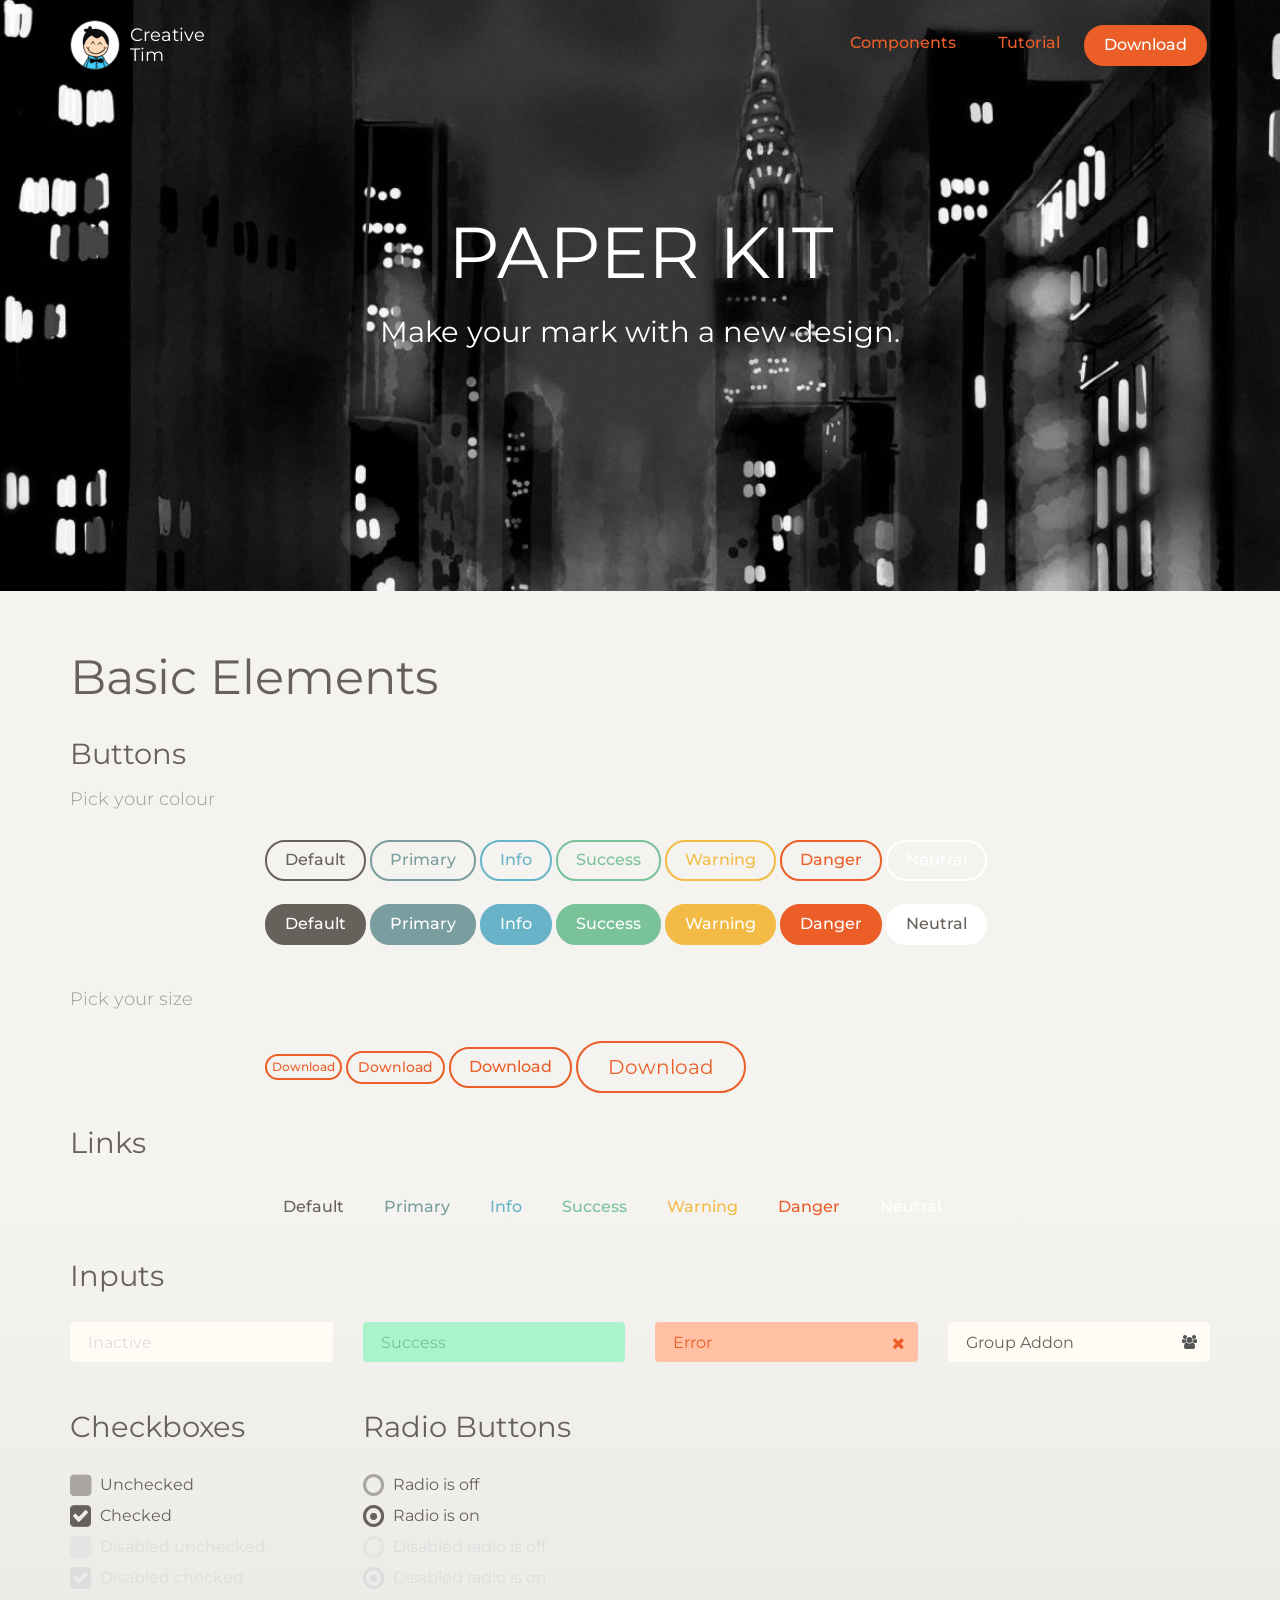
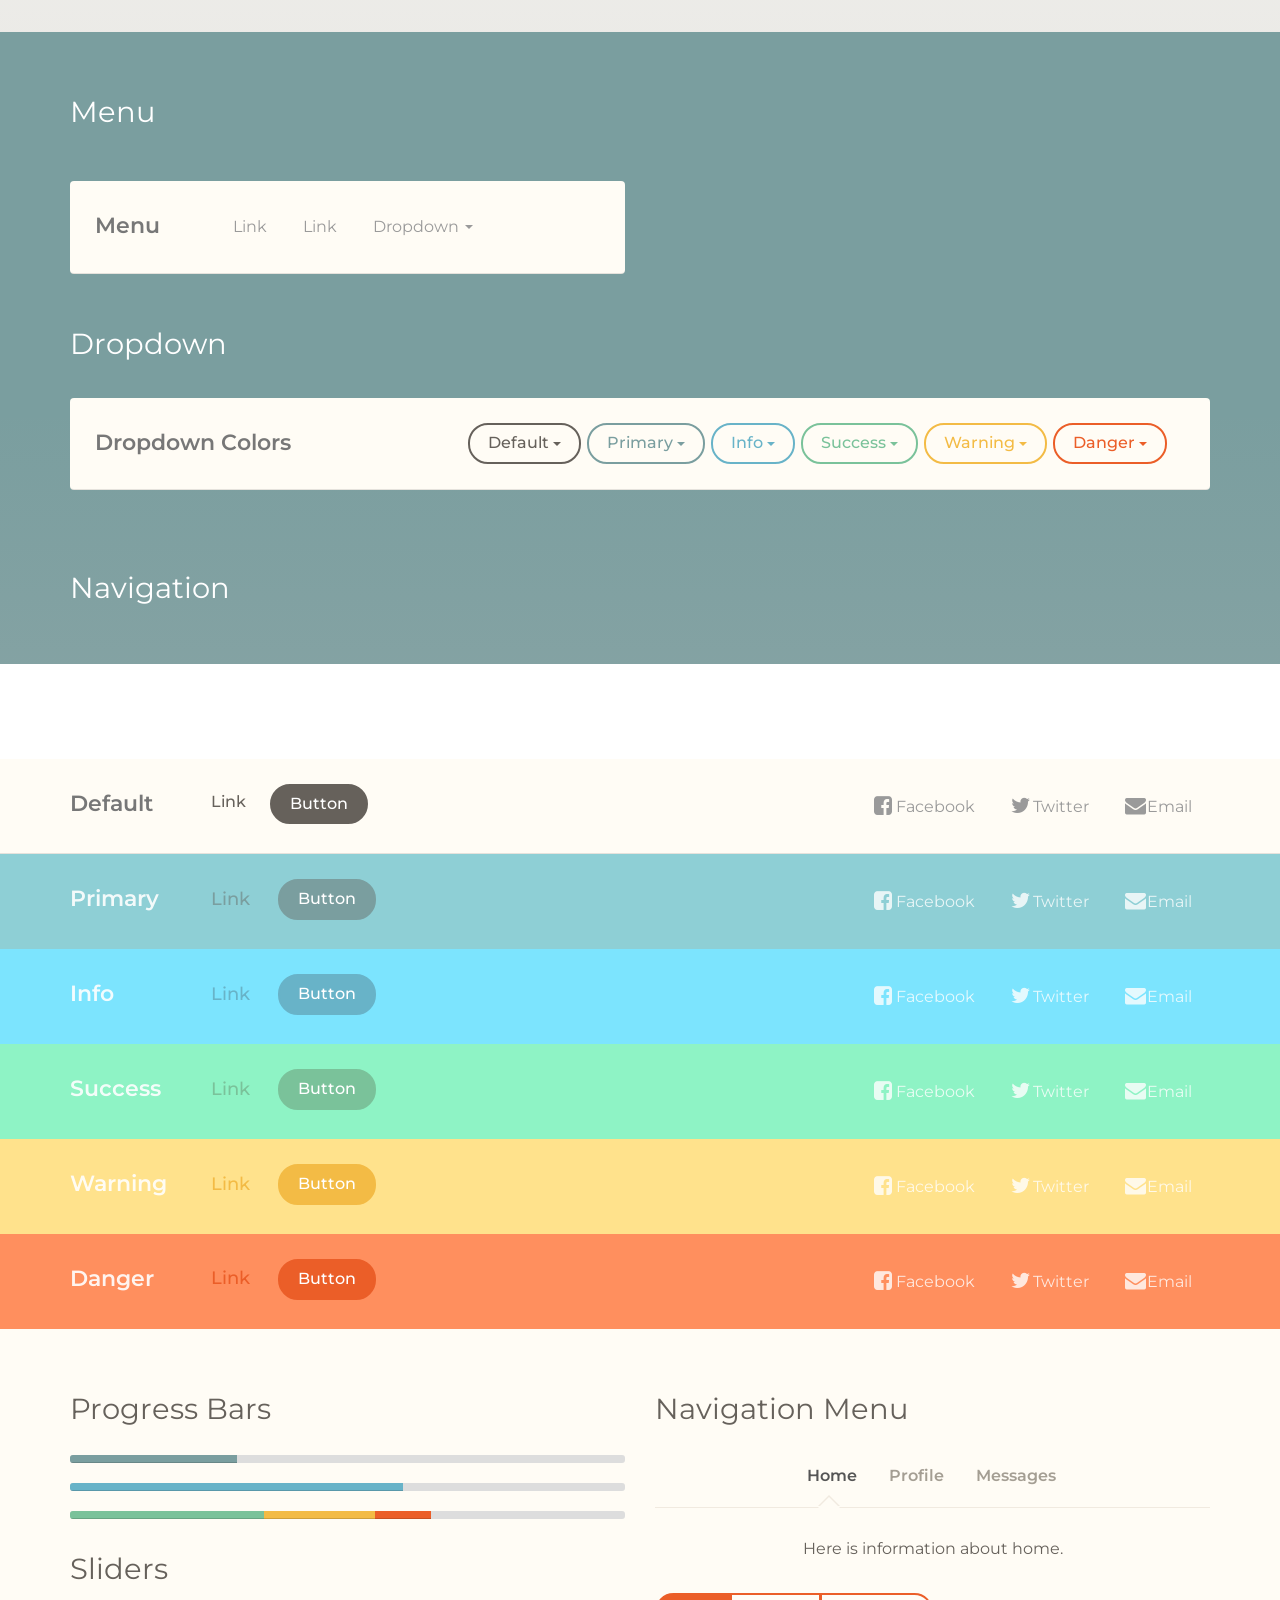
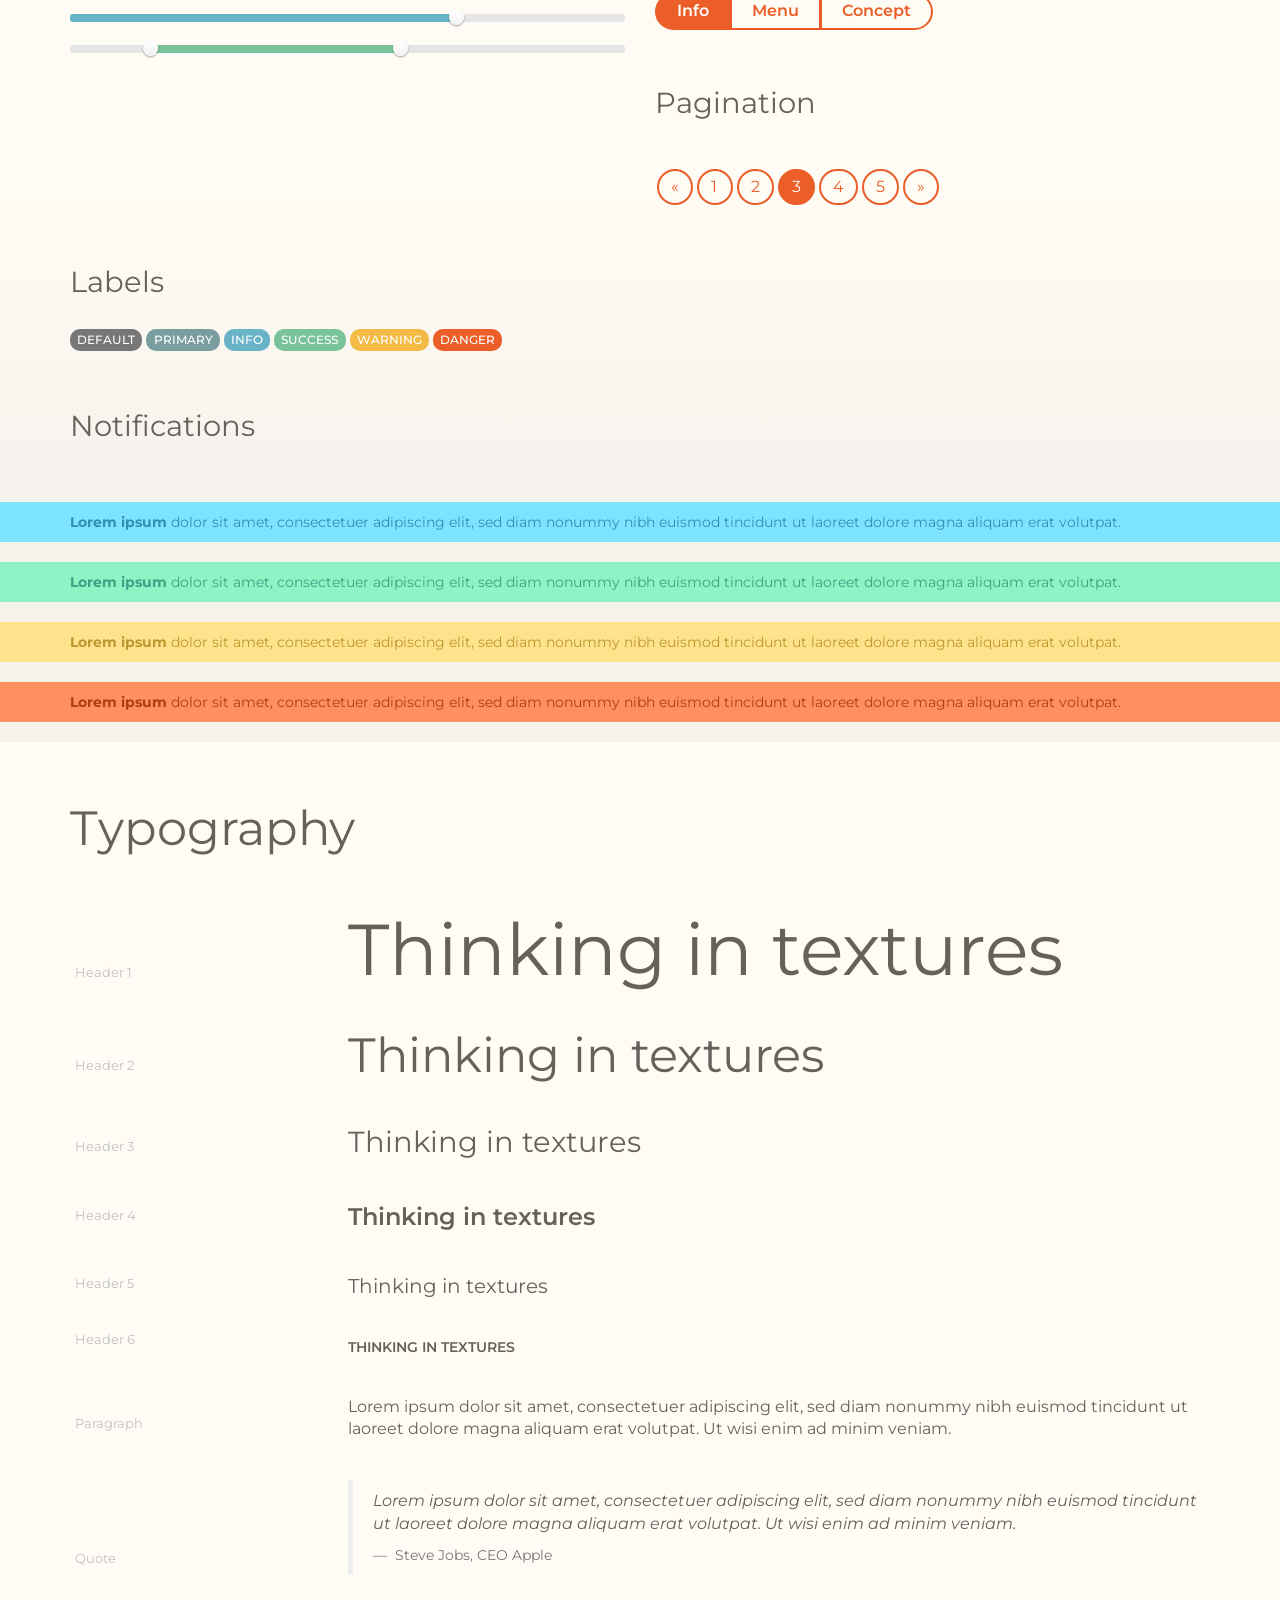
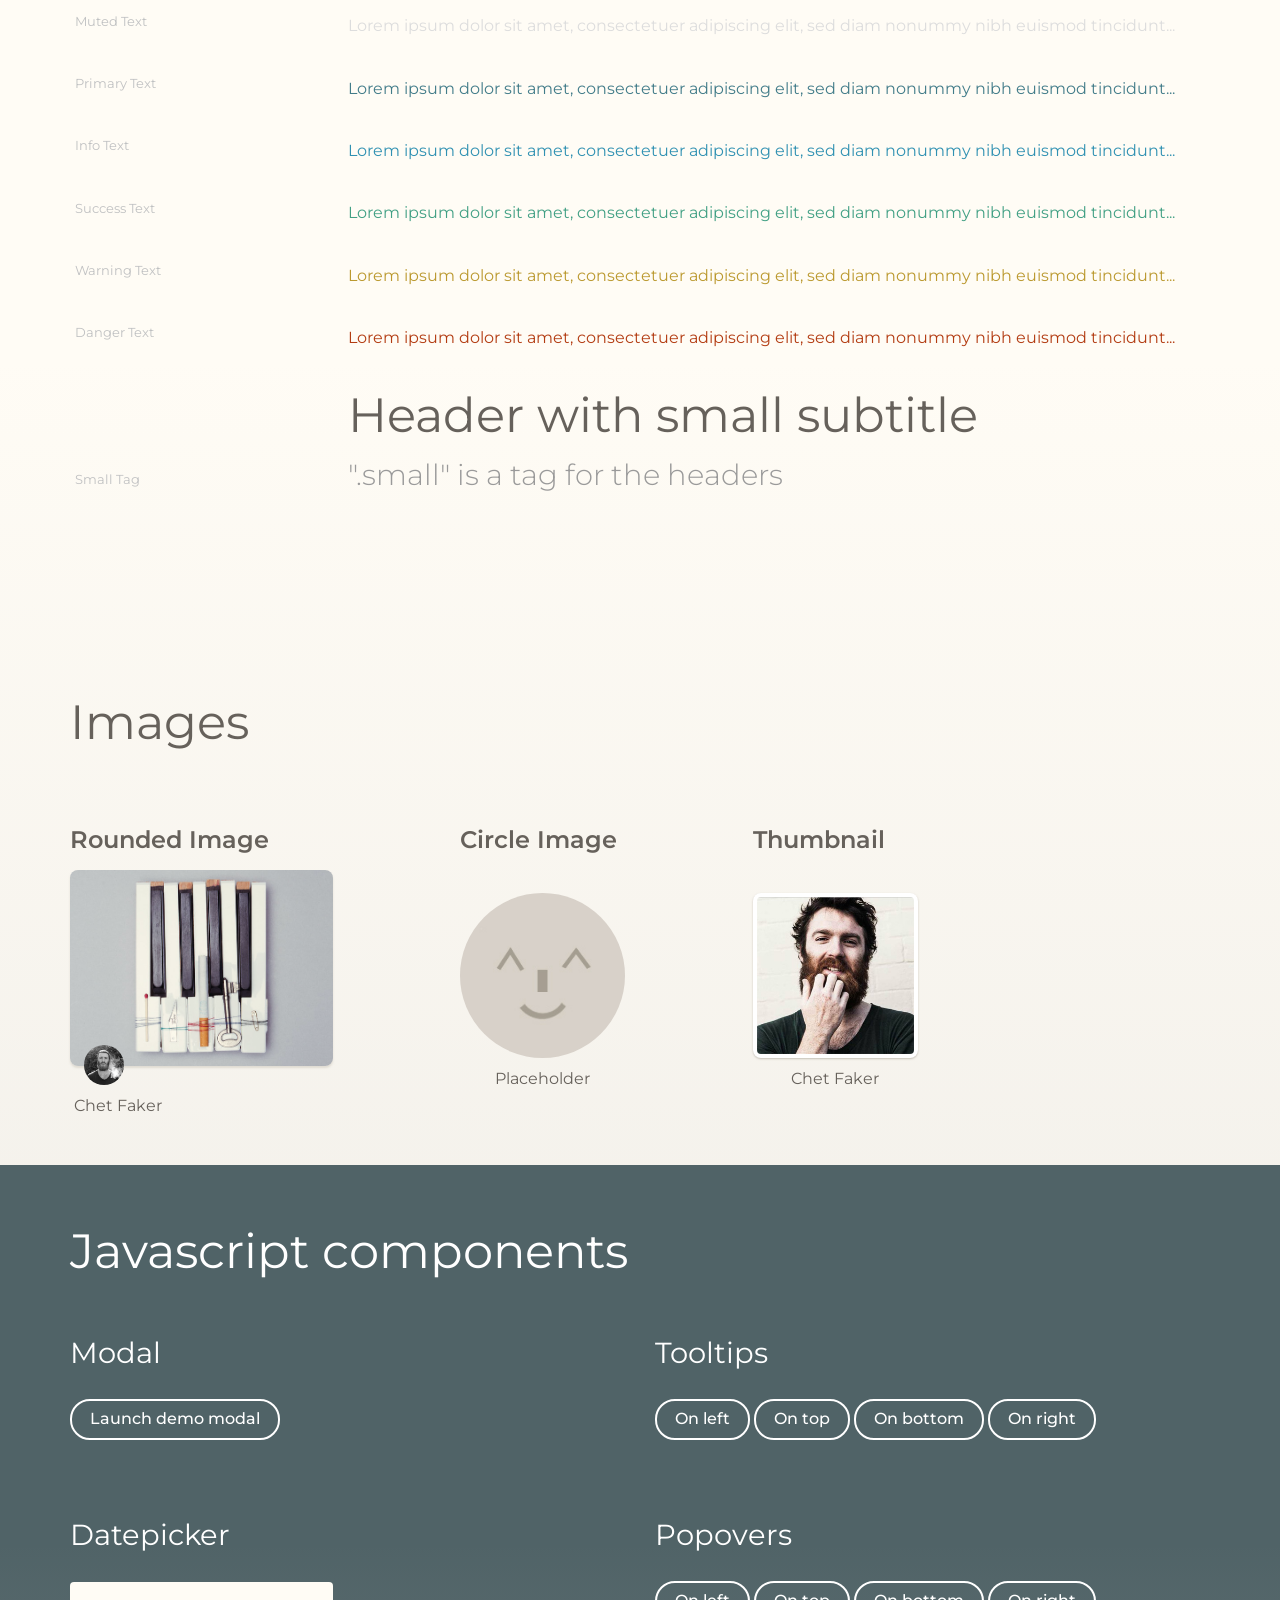
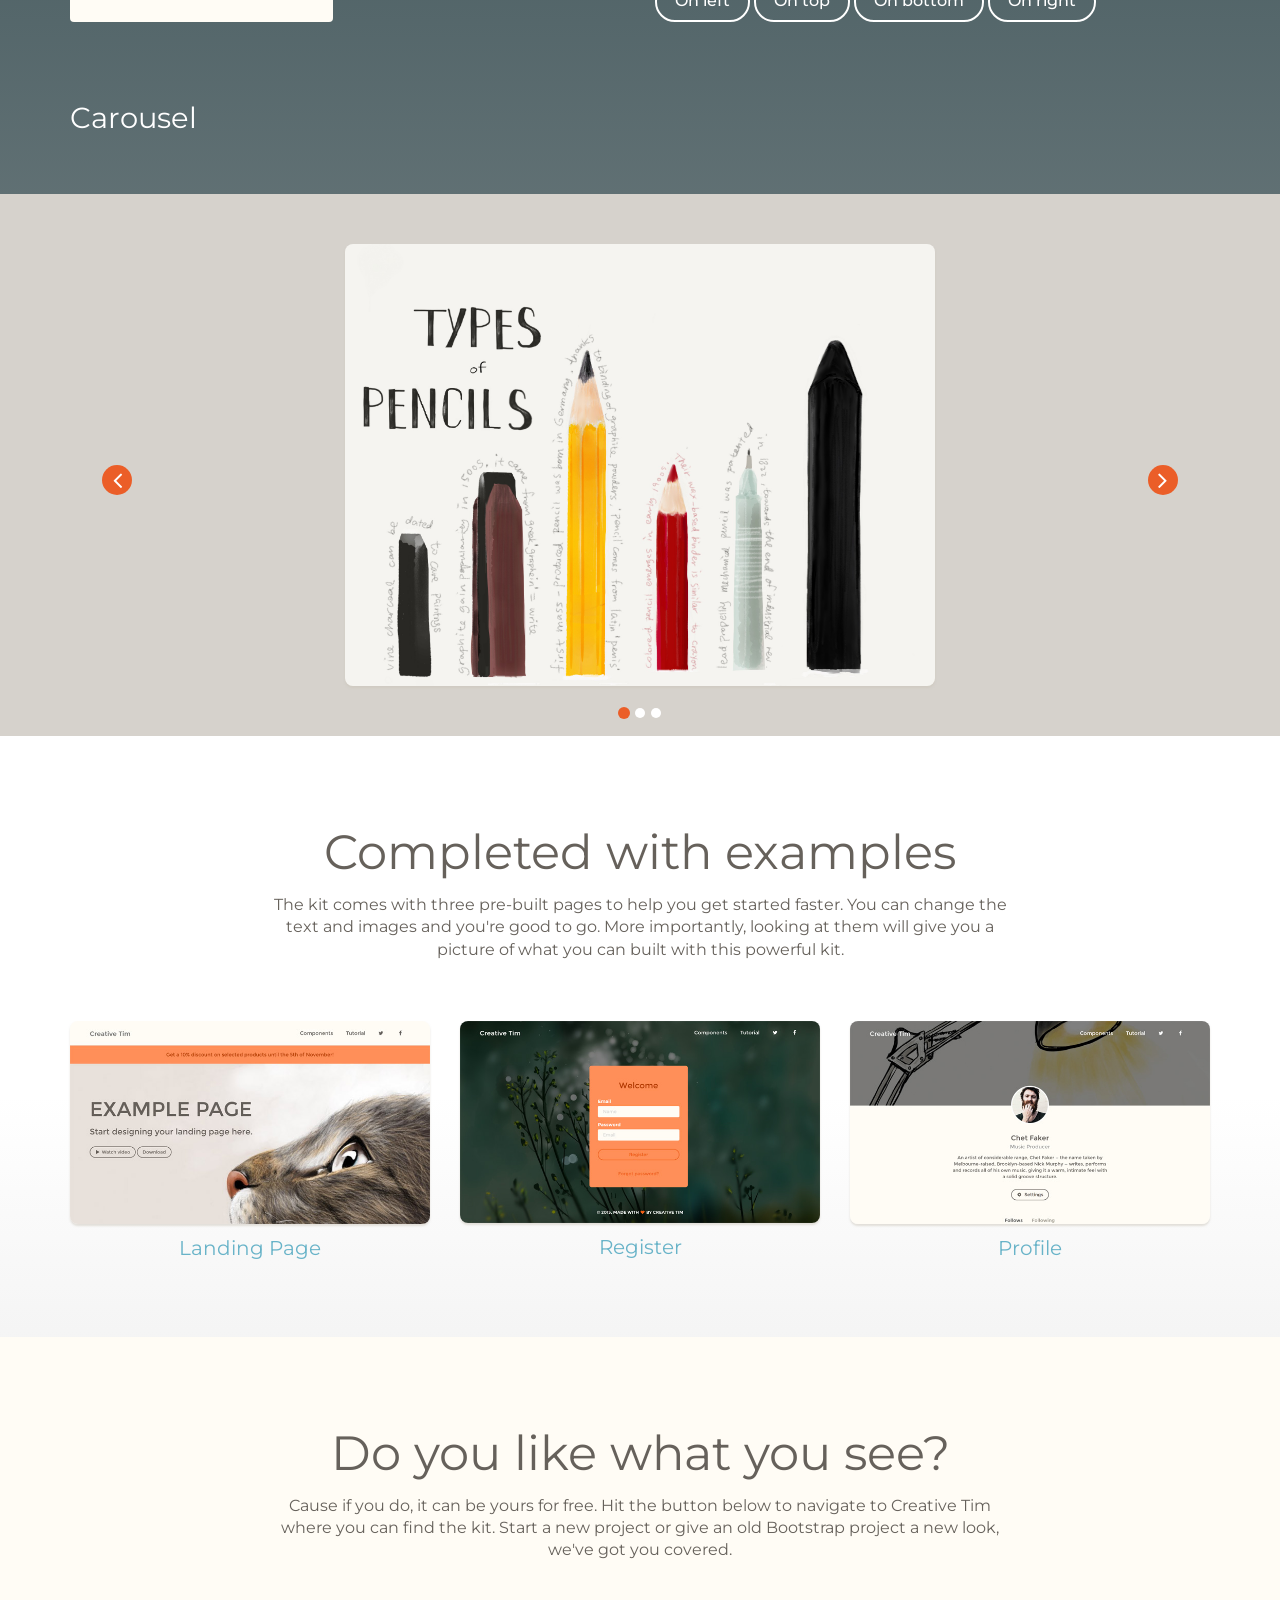
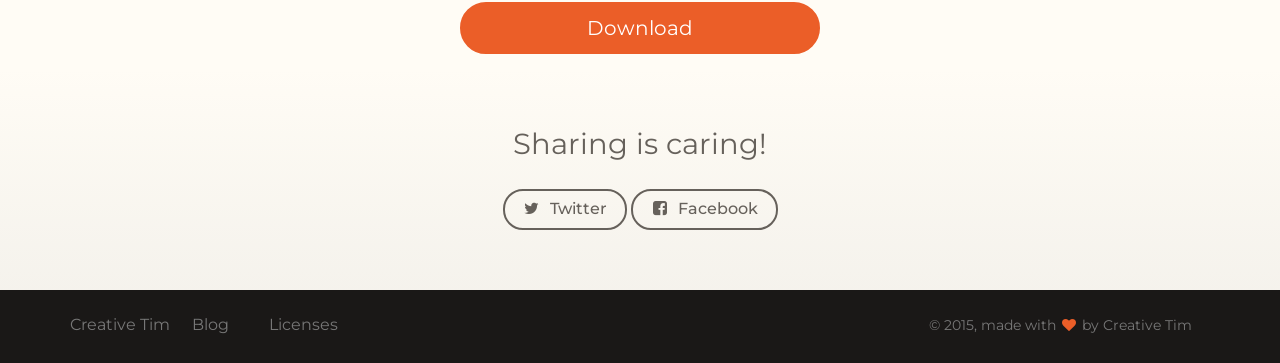
<file: election/static/election/index.html>
<!doctype html>
<html lang="en">
<head>
	<meta charset="utf-8" />
	<link rel="icon" type="image/png" href="assets/paper_img/favicon.ico">
	<meta http-equiv="X-UA-Compatible" content="IE=edge,chrome=1" />
	
	<title>Paper Kit by Creative Tim</title>

	<meta content='width=device-width, initial-scale=1.0, maximum-scale=1.0, user-scalable=0' name='viewport' />
    <meta name="viewport" content="width=device-width" />
    
    <link href="bootstrap3/css/bootstrap.css" rel="stylesheet" />
    <link href="assets/css/ct-paper.css" rel="stylesheet"/>
    <link href="assets/css/demo.css" rel="stylesheet" /> 
        
    <!--     Fonts and icons     -->
    <link href="http://maxcdn.bootstrapcdn.com/font-awesome/4.2.0/css/font-awesome.min.css" rel="stylesheet">
    <link href='http://fonts.googleapis.com/css?family=Montserrat' rel='stylesheet' type='text/css'>
    <link href='http://fonts.googleapis.com/css?family=Open+Sans:400,300' rel='stylesheet' type='text/css'>
      
</head>
<body>
<nav class="navbar navbar-ct-transparent" role="navigation-demo" id="demo-navbar">
  <div class="container">
    <!-- Brand and toggle get grouped for better mobile display -->
    <div class="navbar-header">
      <button type="button" class="navbar-toggle" data-toggle="collapse" data-target="#navigation-example-2">
        <span class="sr-only">Toggle navigation</span>
        <span class="icon-bar"></span>
        <span class="icon-bar"></span>
        <span class="icon-bar"></span>
      </button>
      <a href="http://www.creative-tim.com">
           <div class="logo-container">
                <div class="logo">
                    <img src="assets/paper_img/new_logo.png" alt="Creative Tim Logo">
                </div>
                <div class="brand">
                    Creative Tim
                </div>
            </div>
      </a>
    </div>

<!-- Collect the nav links, forms, and other content for toggling -->
    <div class="collapse navbar-collapse" id="navigation-example-2">
      <ul class="nav navbar-nav navbar-right">
          <li>
            <a href="components.html" class="btn btn-danger btn-simple">Components</a>
          </li>
          <li>
            <a href="tutorial.html" class="btn btn-danger btn-simple">Tutorial</a>
          </li>
          <li>
            <a href="http://www.creative-tim.com/product/paper-kit" target="_blank" class="btn btn-danger btn-fill">Download</a>
          </li>
       </ul>
    </div><!-- /.navbar-collapse -->
  </div><!-- /.container-->
</nav>         


<div class="wrapper">
    <div class="demo-header demo-header-image">
            <div class="motto">
                <h1 class="title-uppercase">Paper Kit</h1>
                <h3>Make your mark with a new design.</h3>
            </div>
    </div>
    
    <div class="main">
        <div class="section">
         <div class="container tim-container">
            <div class="tim-title">
                <h2>Basic Elements</h2>
            </div>
            
            <div id="buttons">
                    <div class="tim-title">
                        <h3>Buttons <br />
                            <small> Pick your colour </small>
                        </h3>
                    </div>
                    <div class="row">
                        <div class="col-md-8 col-md-offset-2">
                            <button href="#fakelink" class="btn">Default</button>
                            <button href="#fakelink" class="btn btn-primary">Primary</button>
                            <button href="#fakelink" class="btn btn-info">Info</button>
                            <button href="#fakelink" class="btn btn-success">Success</button>
                            <button href="#fakelink" class="btn btn-warning">Warning</button>
                            <button href="#fakelink" class="btn btn-danger">Danger</button>
                            <button href="#fakelink" class="btn btn-neutral">Neutral</button>
                        </div>
                    </div>
                    <br />
                    <div class="row">
                        <div class="col-md-8 col-md-offset-2">
                            <button href="#fakelink" class="btn btn-fill">Default</button>
                            <button href="#fakelink" class="btn btn-fill btn-primary">Primary</button>
                            <button href="#fakelink" class="btn btn-fill btn-info">Info</button>
                            <button href="#fakelink" class="btn btn-fill btn-success">Success</button>
                            <button href="#fakelink" class="btn btn-fill btn-warning">Warning</button>
                            <button href="#fakelink" class="btn btn-fill btn-danger">Danger</button>
                            <button href="#fakelink" class="btn btn-fill btn-neutral">Neutral</button>
                        </div>
                    </div>
                    <div class="tim-title">
                        <h3><small>Pick your size</small></h3>
                    </div>
                    <div class="row">
                        <div class="col-md-8 col-md-offset-2">
                            <button href="#fakelink" class="btn btn-danger btn-xs">Download</button>
                            <button href="#fakelink" class="btn btn-danger btn-sm">Download</button>
                            <button href="#fakelink" class="btn btn-danger">Download</button>
                            <button href="#fakelink" class="btn btn-danger btn-lg">Download</button>
                        </div>
                    </div>
                    <div class="tim-title">
                        <h3>Links</h3>
                    </div>
                    <div class="row">
                        <div class="col-md-8 col-md-offset-2">
                            <button href="#fakelink" class="btn btn-simple">Default</button>
                            <button href="#fakelink" class="btn btn-simple btn-primary">Primary</button>
                            <button href="#fakelink" class="btn btn-simple btn-info">Info</button>
                            <button href="#fakelink" class="btn btn-simple btn-success">Success</button>
                            <button href="#fakelink" class="btn btn-simple btn-warning">Warning</button>
                            <button href="#fakelink" class="btn btn-simple btn-danger">Danger</button>
                            <button href="#fakelink" class="btn btn-simple btn-neutral">Neutral</button>
                        </div>
                    </div>              
            </div>
        <!-- end buttons div -->
        
            <div id="inputs">
                <div class="tim-title">
                    <h3>Inputs</h3>
                </div>
                
                 <div class="row">
                        <div class="col-sm-3">
                    	<div class="form-group">
            	        	<input type="text" value="" placeholder="Inactive" class="form-control" />
                    	</div>          
                    </div>
                    <div class="col-sm-3">
                      <div class="form-group has-success">
                        <input type="text" value="Success" class="form-control" />
                      </div>
                    </div>
                    
                    <div class="col-sm-3">
                      <div class="form-group has-error has-feedback">
                        <input type="text" value="Error" class="form-control" />
                        <span class="fa fa-times form-control-feedback"></span>
                      </div>
                    </div>
        
                    <div class="col-sm-3">
                    	<div class="input-group">
                    	<!-- 	   Since the css properties cannot check the previous sibling of an element and for the design consistency we recommend to use the "input-group-addon" after the "form-control" like in this example -->
                          <input type="text" value="Group Addon" class="form-control">
                          <span class="input-group-addon"><i class="fa fa-group"></i></span>
                        </div>       
                    </div>
                  </div> <!-- end row -->

                <div class="row">
                    <div class="col-sm-3">
                        <div class="tim-title">
                            <h3>Checkboxes</h3>
                        </div>
                        
                          <label class="checkbox" for="checkbox1">
                            <input type="checkbox" value="" id="checkbox1" data-toggle="checkbox">
                            Unchecked
                          </label>
                          <label class="checkbox" for="checkbox2">
                            <input type="checkbox" value="" id="checkbox2" data-toggle="checkbox" checked>
                            Checked
                          </label>
                          <label class="checkbox" for="checkbox3">
                            <input type="checkbox" value="" id="checkbox3" data-toggle="checkbox" disabled>
                            Disabled unchecked
                          </label>
                          <label class="checkbox" for="checkbox4">
                            <input type="checkbox" value="" id="checkbox4" data-toggle="checkbox" disabled checked>
                            Disabled checked
                          </label>
                    </div>
                    
                    <div class="col-sm-3">
                        <div class="tim-title">
                            <h3>Radio Buttons</h3>
                        </div>
                        
                           <label class="radio">
                            <input type="radio" name="optionsRadios" data-toggle="radio" id="optionsRadios1" value="option1">
                            <i></i>Radio is off
                          </label>
                          <label class="radio">
                            <input type="radio" name="optionsRadios" data-toggle="radio" id="optionsRadios2" value="option1" checked>
                            <i></i>Radio is on
                          </label>
                
                          <label class="radio">
                            <input type="radio" name="optionsRadiosDisabled" data-toggle="radio" id="optionsRadios3" value="option2" disabled>
                            <i></i>Disabled radio is off
                          </label>
                          <label class="radio">
                            <input type="radio" name="optionsRadiosDisabled" data-toggle="radio" id="optionsRadios4" value="option2" checked disabled>
                            <i></i>Disabled radio is on
                          </label>
                        
                    </div>      
                </div><!--  end row -->
        
            </div><!--  end inputs -->
            
         </div>
        </div>
    </div>
    
    <div class="section section-light-blue">
            <div class="container">
                <div id="menu-dropdown">
                <div class="row">
                    <div class="col-md-6">
                        <div class="tim-title">
                            <h3>Menu</h3>
                        </div>
                        <br>
                    
                        <div id="navbar">
                            <nav class="navbar navbar-default">
                              <div class="container-fluid">
                                <!-- Brand and toggle get grouped for better mobile display -->
                                <div class="navbar-header">
                                  <button type="button" class="navbar-toggle" data-toggle="collapse" data-target="#bs-example-navbar-collapse-1">
                                    <span class="sr-only">Toggle navigation</span>
                                    <span class="icon-bar"></span>
                                    <span class="icon-bar"></span>
                                    <span class="icon-bar"></span>
                                  </button>
                                  <a class="navbar-brand" href="#">Menu</a>
                                </div>
                            
                                <!-- Collect the nav links, forms, and other content for toggling -->
                                <div class="collapse navbar-collapse" id="bs-example-navbar-collapse-1">
                                  <ul class="nav navbar-nav">
                                    <li class="active"><a href="#">Link</a></li>
                                    <li><a href="#">Link</a></li>
                                    <li class="dropdown">
                                      <a href="#" class="dropdown-toggle" data-toggle="dropdown">Dropdown <b class="caret"></b></a>
<!--                                  You can add classes for different colours on the next element -->
                                      <ul class="dropdown-menu dropdown-menu-right">
                                        <li class="dropdown-header">Dropdown header</li>
                                        <li><a href="#">Action</a></li>
                                        <li><a href="#">Another action</a></li>
                                        <li><a href="#">Something else here</a></li>
                                        <li class="divider"></li>
                                        <li><a href="#">Separated link</a></li>
                                        <li class="divider"></li>
                                        <li><a href="#">One more separated link</a></li>
                                      </ul>
                                    </li>
                                  </ul>
                                </div><!-- /.navbar-collapse -->
                              </div><!-- /.container-fluid -->
                            </nav>
                        
                        </div><!--  end navbar -->

                    </div>
                    <div class="col-md-6">
                    </div>
                </div> <!-- end row -->
                
                <div class="tim-title">
                    <h3>Dropdown</h3>
                    <br />
                        <div id="navbar-dropdown">
                            <nav class="navbar navbar-default">
                              <div class="container-fluid">
                                <!-- Brand and toggle get grouped for better mobile display -->
                                <div class="navbar-header">
                                  <button type="button" class="navbar-toggle" data-toggle="collapse" data-target="#bs-example-navbar-collapse-1">
                                    <span class="sr-only">Toggle navigation</span>
                                    <span class="icon-bar"></span>
                                    <span class="icon-bar"></span>
                                    <span class="icon-bar"></span>
                                  </button>
                                  <a class="navbar-brand" href="#">Dropdown Colors</a>
                                </div>
                            
                                <!-- Collect the nav links, forms, and other content for toggling -->
                                <div class="collapse navbar-collapse" id="bs-example-navbar-collapse-1">
                                  <ul class="nav navbar-nav pull-right">
<!--                                       default dropdown -->
                                    <li class="dropdown">
                                      <buttonn href="#" class="dropdown-toggle btn" data-toggle="dropdown">Default <b class="caret"></b></button>
<!--                                  You can add classes for different colours on the next element -->
                                      <ul class="dropdown-menu dropdown-menu-right">
                                        <li class="dropdown-header">Dropdown header</li>
                                        <li><a href="#">Action</a></li>
                                        <li><a href="#">Another action</a></li>
                                        <li><a href="#">Something else here</a></li>
                                        <li class="divider"></li>
                                        <li><a href="#">Separated link</a></li>
                                        <li class="divider"></li>
                                        <li><a href="#">One more separated link</a></li>
                                      </ul>
                                    </li>
<!--                                       primary dropdown -->
                                    <li class="dropdown">
                                      <button href="#" class="dropdown-toggle btn btn-primary" data-toggle="dropdown">Primary <b class="caret"></b></button>
<!--                                  You can add classes for different colours on the next element -->
                                      <ul class="dropdown-menu dropdown-primary dropdown-menu-right">
                                        <li class="dropdown-header">Dropdown header</li>
                                        <li><a href="#">Action</a></li>
                                        <li><a href="#">Another action</a></li>
                                        <li><a href="#">Something else here</a></li>
                                        <li class="divider"></li>
                                        <li><a href="#">Separated link</a></li>
                                        <li class="divider"></li>
                                        <li><a href="#">One more separated link</a></li>
                                      </ul>
                                    </li>
<!--                                       info dropdown -->
                                    <li class="dropdown">
                                      <button href="#" class="dropdown-toggle btn btn-info" data-toggle="dropdown">Info <b class="caret"></b></button>
<!--                                  You can add classes for different colours on the next element -->
                                      <ul class="dropdown-menu dropdown-info dropdown-menu-right">
                                        <li class="dropdown-header">Dropdown header</li>
                                        <li><a href="#">Action</a></li>
                                        <li><a href="#">Another action</a></li>
                                        <li><a href="#">Something else here</a></li>
                                        <li class="divider"></li>
                                        <li><a href="#">Separated link</a></li>
                                        <li class="divider"></li>
                                        <li><a href="#">One more separated link</a></li>
                                      </ul>
                                    </li>
<!--                                       success dropdown -->
                                    <li class="dropdown">
                                      <button href="#" class="dropdown-toggle btn btn-success" data-toggle="dropdown">Success <b class="caret"></b></button>
<!--                                  You can add classes for different colours on the next element -->
                                      <ul class="dropdown-menu dropdown-success dropdown-menu-right">
                                        <li class="dropdown-header">Dropdown header</li>
                                        <li><a href="#">Action</a></li>
                                        <li><a href="#">Another action</a></li>
                                        <li><a href="#">Something else here</a></li>
                                        <li class="divider"></li>
                                        <li><a href="#">Separated link</a></li>
                                        <li class="divider"></li>
                                        <li><a href="#">One more separated link</a></li>
                                      </ul>
                                    </li>
<!--                                       warning dropdown -->
                                    <li class="dropdown">
                                      <button href="#" class="dropdown-toggle btn btn-warning" data-toggle="dropdown">Warning <b class="caret"></b></button>
<!--                                  You can add classes for different colours on the next element -->
                                      <ul class="dropdown-menu dropdown-warning dropdown-menu-right">
                                        <li class="dropdown-header">Dropdown header</li>
                                        <li><a href="#">Action</a></li>
                                        <li><a href="#">Another action</a></li>
                                        <li><a href="#">Something else here</a></li>
                                        <li class="divider"></li>
                                        <li><a href="#">Separated link</a></li>
                                        <li class="divider"></li>
                                        <li><a href="#">One more separated link</a></li>
                                      </ul>
                                    </li>
<!--                                       danger dropdown -->
                                    <li class="dropdown">
                                      <button href="#" class="dropdown-toggle btn btn-danger" data-toggle="dropdown">Danger <b class="caret"></b></button>
<!--                                  You can add classes for different colours on the next element -->
                                      <ul class="dropdown-menu dropdown-danger dropdown-menu-right">
                                        <li class="dropdown-header">Dropdown header</li>
                                        <li><a href="#">Action</a></li>
                                        <li><a href="#">Another action</a></li>
                                        <li><a href="#">Something else here</a></li>
                                        <li class="divider"></li>
                                        <li><a href="#">Separated link</a></li>
                                        <li class="divider"></li>
                                        <li><a href="#">One more separated link</a></li>
                                      </ul>
                                    </li>                                    
                                    
                                  </ul>
                                </div><!-- /.navbar-collapse -->
                              </div><!-- /.container-fluid -->
                            </nav>
                        
                        </div><!--  end navbar -->
                </div>
                <br />
                <div class="tim-title">
                    <h3>Navigation</h3>
                </div>
            </div> <!-- end menu-dropdown -->

            </div>                  
    </div>
</div>
    <div id="navbar-full">
        <div id="navbar">
            <div class="navigation-example">
<!--                 transparent navbar -->
                <nav class="navbar navbar-ct-transparent" role="navigation-demo">
                  <div class="container">
                    <!-- Brand and toggle get grouped for better mobile display -->
                    <div class="navbar-header">
                      <button type="button" class="navbar-toggle" data-toggle="collapse" data-target="#navigation-example-2">
                        <span class="sr-only">Toggle navigation</span>
                        <span class="icon-bar"></span>
                        <span class="icon-bar"></span>
                        <span class="icon-bar"></span>
                      </button>
                      <a class="navbar-brand" href="#">Transparent</a>
                    </div>
                
                <!-- Collect the nav links, forms, and other content for toggling -->
                    <div class="collapse navbar-collapse" id="navigation-example-2">
                      <ul class="nav navbar-nav navbar-right">
                            <li>
                                <a href="#">
                                    <i class="fa fa-facebook-square"></i>
                                    Facebook
                                </a>
                            </li>
                            <li>
                                <a href="#">
                                    <i class="fa fa-twitter"></i>
                                    Twitter
                                </a>
                            </li>
                            <li>
                                <a href="#">
                                    <i class="fa fa-envelope"></i> 
                                    Email
                                </a>
                            </li>
                       </ul>
                    </div><!-- /.navbar-collapse -->
                  </div><!-- /.container-->
                </nav> 
                     
<!--                  default navbar -->
                <nav class="navbar navbar-default" role="navigation-demo">
                  <div class="container">
                    <!-- Brand and toggle get grouped for better mobile display -->
                    <div class="navbar-header">
                      <button type="button" class="navbar-toggle" data-toggle="collapse" data-target="#navigation-example-2">
                        <span class="sr-only">Toggle navigation</span>
                        <span class="icon-bar"></span>
                        <span class="icon-bar"></span>
                        <span class="icon-bar"></span>
                      </button>
                      <a class="navbar-brand" href="#">Default</a>
                    </div>
                
                <!-- Collect the nav links, forms, and other content for toggling -->
                    <div class="collapse navbar-collapse" id="navigation-example-2">
                      <ul class="nav navbar-nav">
                        <li>
                            <a href="#" class="btn btn-simple">Link</a>
                        </li>
                        <li>
                            <a href="#" target="_blank" class="btn btn-fill">Button</a>
                        </li>
                      </ul>
                      <ul class="nav navbar-nav navbar-right">
                            <li>
                                <a href="#">
                                    <i class="fa fa-facebook-square"></i>
                                    Facebook
                                </a>
                            </li>
                            <li>
                                <a href="#">
                                    <i class="fa fa-twitter"></i>
                                    Twitter
                                </a>
                            </li>
                            <li>
                                <a href="#">
                                    <i class="fa fa-envelope"></i> 
                                    Email
                                </a>
                            </li>
                       </ul>
                    </div><!-- /.navbar-collapse -->
                  </div><!-- /.container-->
                </nav>         
   
<!--                  primary navbar -->
                <nav class="navbar navbar-ct-primary" role="navigation-demo">
                  <div class="container">
                    <!-- Brand and toggle get grouped for better mobile display -->
                    <div class="navbar-header">
                      <button type="button" class="navbar-toggle" data-toggle="collapse" data-target="#navigation-example-2">
                        <span class="sr-only">Toggle navigation</span>
                        <span class="icon-bar"></span>
                        <span class="icon-bar"></span>
                        <span class="icon-bar"></span>
                      </button>
                      <a class="navbar-brand" href="#">Primary</a>
                    </div>
                
                <!-- Collect the nav links, forms, and other content for toggling -->
                    <div class="collapse navbar-collapse" id="navigation-example-2">
                    <ul class="nav navbar-nav">
                        <a href="#" class="btn btn-primary btn-simple">Link</a>
                        <a href="#" target="_blank" class="btn btn-primary btn-fill">Button</a>

                    </ul>
                      <ul class="nav navbar-nav navbar-right">
                            <li>
                                <a href="#">
                                    <i class="fa fa-facebook-square"></i>
                                    Facebook
                                </a>
                            </li>
                            <li>
                                <a href="#">
                                    <i class="fa fa-twitter"></i>
                                    Twitter
                                </a>
                            </li>
                            <li>
                                <a href="#">
                                    <i class="fa fa-envelope"></i> 
                                    Email
                                </a>
                            </li>
                       </ul>
                    </div><!-- /.navbar-collapse -->
                  </div><!-- /.container-->
                </nav>         

<!--                     info navbar -->
                <nav class="navbar navbar-ct-info" role="navigation-demo">
                  <div class="container">
                    <!-- Brand and toggle get grouped for better mobile display -->
                    <div class="navbar-header">
                      <button type="button" class="navbar-toggle" data-toggle="collapse" data-target="#navigation-example-2">
                        <span class="sr-only">Toggle navigation</span>
                        <span class="icon-bar"></span>
                        <span class="icon-bar"></span>
                        <span class="icon-bar"></span>
                      </button>
                      <a class="navbar-brand" href="#">Info</a>
                    </div>
                
                <!-- Collect the nav links, forms, and other content for toggling -->
                    <div class="collapse navbar-collapse" id="navigation-example-2">
                    <ul class="nav navbar-nav">
                        <a href="#" class="btn btn-info btn-simple">Link</a>
                        <a href="#" target="_blank" class="btn btn-info btn-fill">Button</a>
                      </ul>
                      <ul class="nav navbar-nav navbar-right">
                            <li>
                                <a href="#">
                                    <i class="fa fa-facebook-square"></i>
                                    Facebook
                                </a>
                            </li>
                            <li>
                                <a href="#">
                                    <i class="fa fa-twitter"></i>
                                    Twitter
                                </a>
                            </li>
                            <li>
                                <a href="#">
                                    <i class="fa fa-envelope"></i> 
                                    Email
                                </a>
                            </li>
                       </ul>
                    </div><!-- /.navbar-collapse -->
                  </div><!-- /.container-->
                </nav>         

<!--                     success navbar -->
                <nav class="navbar navbar-ct-success" role="navigation-demo">
                  <div class="container">
                    <!-- Brand and toggle get grouped for better mobile display -->
                    <div class="navbar-header">
                      <button type="button" class="navbar-toggle" data-toggle="collapse" data-target="#navigation-example-2">
                        <span class="sr-only">Toggle navigation</span>
                        <span class="icon-bar"></span>
                        <span class="icon-bar"></span>
                        <span class="icon-bar"></span>
                      </button>
                      <a class="navbar-brand" href="#">Success</a>
                    </div>
                
                <!-- Collect the nav links, forms, and other content for toggling -->
                    <div class="collapse navbar-collapse" id="navigation-example-2">
                    <ul class="nav navbar-nav">
                        <a href="#" class="btn btn-success btn-simple">Link</a>
                        <a href="#" target="_blank" class="btn btn-success btn-fill">Button</a>
                      </ul>
                      <ul class="nav navbar-nav navbar-right">
                            <li>
                                <a href="#">
                                    <i class="fa fa-facebook-square"></i>
                                    Facebook
                                </a>
                            </li>
                            <li>
                                <a href="#">
                                    <i class="fa fa-twitter"></i>
                                    Twitter
                                </a>
                            </li>
                            <li>
                                <a href="#">
                                    <i class="fa fa-envelope"></i> 
                                    Email
                                </a>
                            </li>
                       </ul>
                    </div><!-- /.navbar-collapse -->
                  </div><!-- /.container-->
                </nav>         

<!--                     warning navbar -->
                <nav class="navbar navbar-ct-warning" role="navigation-demo">
                  <div class="container">
                    <!-- Brand and toggle get grouped for better mobile display -->
                    <div class="navbar-header">
                      <button type="button" class="navbar-toggle" data-toggle="collapse" data-target="#navigation-example-2">
                        <span class="sr-only">Toggle navigation</span>
                        <span class="icon-bar"></span>
                        <span class="icon-bar"></span>
                        <span class="icon-bar"></span>
                      </button>
                      <a class="navbar-brand" href="#">Warning</a>
                    </div>
                
                <!-- Collect the nav links, forms, and other content for toggling -->
                    <div class="collapse navbar-collapse" id="navigation-example-2">
                    <ul class="nav navbar-nav">
                        <a href="#" class="btn btn-warning btn-simple">Link</a>
                        <a href="#" target="_blank" class="btn btn-warning btn-fill">Button</a>
                      </ul>
                      <ul class="nav navbar-nav navbar-right">
                            <li>
                                <a href="#">
                                    <i class="fa fa-facebook-square"></i>
                                    Facebook
                                </a>
                            </li>
                            <li>
                                <a href="#">
                                    <i class="fa fa-twitter"></i>
                                    Twitter
                                </a>
                            </li>
                            <li>
                                <a href="#">
                                    <i class="fa fa-envelope"></i> 
                                    Email
                                </a>
                            </li>
                       </ul>
                    </div><!-- /.navbar-collapse -->
                  </div><!-- /.container-->
                </nav>         

<!--                     danger navbar -->
                <nav class="navbar navbar-ct-danger" role="navigation-demo">
                  <div class="container">
                    <!-- Brand and toggle get grouped for better mobile display -->
                    <div class="navbar-header">
                      <button type="button" class="navbar-toggle" data-toggle="collapse" data-target="#navigation-example-2">
                        <span class="sr-only">Toggle navigation</span>
                        <span class="icon-bar"></span>
                        <span class="icon-bar"></span>
                        <span class="icon-bar"></span>
                      </button>
                      <a class="navbar-brand" href="#">Danger</a>
                    </div>
                
                <!-- Collect the nav links, forms, and other content for toggling -->
                    <div class="collapse navbar-collapse" id="navigation-example-2">
                    <ul class="nav navbar-nav">
                        <a href="#" class="btn btn-danger btn-simple">Link</a>
                        <a href="#" target="_blank" class="btn btn-danger btn-fill">Button</a>
                      </ul>
                      <ul class="nav navbar-nav navbar-right">
                            <li>
                                <a href="#">
                                    <i class="fa fa-facebook-square"></i>
                                    Facebook
                                </a>
                            </li>
                            <li>
                                <a href="#">
                                    <i class="fa fa-twitter"></i>
                                    Twitter
                                </a>
                            </li>
                            <li>
                                <a href="#">
                                    <i class="fa fa-envelope"></i> 
                                    Email
                                </a>
                            </li>
                       </ul>
                    </div><!-- /.navbar-collapse -->
                  </div><!-- /.container-->
                </nav>         



            </div><!--  navigation example -->
        </div> <!-- end #navbar -->
    </div> <!-- end navbar-full -->
<div class="wrapper">  
    <div class="main">
        <div class="section section-nude">
        <div class="container tim-container">
             <div id="sliders-navigation">
                <div class="row">
                    <div class="col-md-6">
                        <div class="tim-title">
                            <h3>Progress Bars</h3>
                        </div>
                        <div class="progress">
                          <div class="progress-bar" role="progressbar" aria-valuenow="60" aria-valuemin="0" aria-valuemax="100" style="width: 30%;">
                            <span class="sr-only">60% Complete</span>
                          </div>
                        </div>
                        <div class="progress">
                          <div class="progress-bar progress-bar-info" role="progressbar" aria-valuenow="60" aria-valuemin="0" aria-valuemax="100" style="width: 60%;">
                            <span class="sr-only">60% Complete</span>
                          </div>
                        </div>
                        <div class="progress">
                          <div class="progress-bar progress-bar-success" style="width: 35%">
                            <span class="sr-only">35% Complete (success)</span>
                          </div>
                          <div class="progress-bar progress-bar-warning" style="width: 20%">
                            <span class="sr-only">20% Complete (warning)</span>
                          </div>
                          <div class="progress-bar progress-bar-danger" style="width: 10%">
                            <span class="sr-only">10% Complete (danger)</span>
                          </div>
                        </div>
                        <div class="tim-title">
                            <h3>Sliders</h3>
                        </div>
                        <div id="slider-default" class="slider-info"></div>
                        <br>
                        <div id="slider-range" class="slider-success"></div>
                        
                    </div> <!-- progress bar -->
                    
                    <div class="col-md-6">
                         <div class="tim-title">
                            <h3>Navigation Menu</h3>
                        </div>    
<!--                         We added two wrappers with the classes "nav-tabs-navigation" and "nav-tabs-wrapper" so the name of the tabs can be aligned to the center of the container they're placed in -->
                        <div class="nav-tabs-navigation">
                            <div class="nav-tabs-wrapper">
                            <ul id="tabs" class="nav nav-tabs" data-tabs="tabs">
                                <li class="active"><a href="#home" data-toggle="tab">Home</a></li>
                                <li><a href="#profile" data-toggle="tab">Profile</a></li>
                                <li><a href="#messages" data-toggle="tab">Messages</a></li>
                            </ul>
                            </div>
                        </div>
                        <div id="my-tab-content" class="tab-content text-center">
                            <div class="tab-pane active" id="home">
                                <p>Here is information about home.</p>
                            </div>
                            <div class="tab-pane" id="profile">
                                <p>Here is your profile.</p>
                            </div>
                            <div class="tab-pane" id="messages">
                                <p>Here are your messages.</p>
                            </div>
                        </div>
                        <br />
                        
                        <ul class="nav nav-pills nav-pills-danger" role="tablist">
                              <li class="active">
                                <a href="#info" role="tab" data-toggle="tab">
                                     Info
                                </a>
                              </li>
                              <li>
                                <a href="#description" role="tab" data-toggle="tab">
                                     Menu
                                </a>
                              </li>
                              <li>
                                <a href="#concept" role="tab" data-toggle="tab">
                                     Concept
                                </a>
                              </li>
                        </ul>
                        <br />
                        <div class="tim-title">
                            <h3>Pagination</h3>
                        </div>  
                        <ul class="pagination pagination-danger"> 
                         <!--   color-classes: "pagination-primary", "pagination-info", "pagination-success", "pagination-warning", "pagination-danger"       
                         -->
                          <li><a href="javascript:void(0);">&laquo;</a></li>
                          <li><a href="javascript:void(0);">1</a></li>
                          <li><a href="javascript:void(0);">2</a></li>
                          <li class="active"><a href="javascript:void(0);">3</a></li>
                          <li><a href="javascript:void(0);">4</a></li>
                          <li><a href="javascript:void(0);">5</a></li>
                          <li><a href="javascript:void(0);">&raquo;</a></li>
                        </ul>      
                        
                    </div> <!-- navigation menu -->
                </div>
            </div><!--  end sliders-navigation -->
            
            
            <div id="labels-badges">
                <div class="row">
                    <div class="col-md-6">
                        <div class="tim-title">
                            <h3>Labels </h3>
                        </div>
                        <span class="label label-default">Default</span>
                        <span class="label label-primary">Primary</span>
                        <span class="label label-info">Info</span>
                        <span class="label label-success">Success</span>
                        <span class="label label-warning">Warning</span>
                        <span class="label label-danger">Danger</span>
                  
                    </div>
                    <div class="col-md-6">
                    </div>
                </div> <!-- end row -->
            </div> <!-- end labels-badges -->
            <br>
            <div class="tim-title">
                <h3>Notifications</h3>
            </div> 
            
        </div> <!-- end container -->
    
        </div>
    </div> <!-- end main -->
    
    <div id="notifications">
        <div class="alert alert-info">
            <div class="container">
            <b>Lorem ipsum</b> dolor sit amet, consectetuer adipiscing elit, sed diam nonummy nibh euismod tincidunt ut laoreet dolore magna aliquam erat volutpat.
            </div>
        </div>
        <div class="alert alert-success">
            <div class="container">
            <b>Lorem ipsum</b> dolor sit amet, consectetuer adipiscing elit, sed diam nonummy nibh euismod tincidunt ut laoreet dolore magna aliquam erat volutpat.
            </div>
        </div>
        <div class="alert alert-warning">
             <div class="container">
                 <b>Lorem ipsum</b> dolor sit amet, consectetuer adipiscing elit, sed diam nonummy nibh euismod tincidunt ut laoreet dolore magna aliquam erat volutpat.
            </div>
        </div>
        <div class="alert alert-danger">
             <div class="container">
                 <b>Lorem ipsum</b> dolor sit amet, consectetuer adipiscing elit, sed diam nonummy nibh euismod tincidunt ut laoreet dolore magna aliquam erat volutpat.
            </div>
        </div>
        <div class="clearfix"></div>
    </div><!--  end notifications -->    
            
    <div class="main">
        <div class="section section-nude">
            <div class="container tim-container">
                <div class="tim-title">
                    <h2>Typography</h2>
                </div>   
                <div id="typography">
                    <div class="row">
                        <div class="tim-typo">
                            <h1><span class="tim-note">Header 1</span>Thinking in textures </h1>
                        </div>
                        <div class="tim-typo">
                            <h2><span class="tim-note">Header 2</span>Thinking in textures</h2>
                        </div>
                        <div class="tim-typo">
                            <h3><span class="tim-note">Header 3</span>Thinking in textures</h3>
                        </div>
                        <div class="tim-typo">
                            <h4><span class="tim-note">Header 4</span>Thinking in textures</h4>
                        </div>
                        <div class="tim-typo">
                            <h5><span class="tim-note">Header 5</span>Thinking in textures</h5>
                        </div>
                         <div class="tim-typo">
                            <h6><span class="tim-note">Header 6</span>Thinking in textures</h6>
                        </div>
                        <div class="tim-typo">
                            <p><span class="tim-note">Paragraph</span>            
                                Lorem ipsum dolor sit amet, consectetuer adipiscing elit, sed diam nonummy nibh euismod tincidunt ut laoreet dolore magna aliquam erat volutpat. Ut wisi enim ad minim veniam.</p>
                        </div>
                        <div class="tim-typo">
                            <span class="tim-note">Quote</span>      
                            <blockquote> 
                             <p>
                             Lorem ipsum dolor sit amet, consectetuer adipiscing elit, sed diam nonummy nibh euismod tincidunt ut laoreet dolore magna aliquam erat volutpat. Ut wisi enim ad minim veniam.
                             </p>
                             <small>
                             Steve Jobs, CEO Apple
                             </small>
                            </blockquote>
                        </div>
                        
                        <div class="tim-typo">
                            <span class="tim-note">Muted Text</span>
                            <p class="text-muted">            
                            Lorem ipsum dolor sit amet, consectetuer adipiscing elit, sed diam nonummy nibh euismod tincidunt...                        </p>
                        </div> 
                        <div class="tim-typo">
                            <span class="tim-note">Primary Text</span>
                            <p class="text-primary">            
                            Lorem ipsum dolor sit amet, consectetuer adipiscing elit, sed diam nonummy nibh euismod tincidunt...                        </p>
                        </div> 
                        <div class="tim-typo">
                            <span class="tim-note">Info Text</span>
                            <p class="text-info">            
                            Lorem ipsum dolor sit amet, consectetuer adipiscing elit, sed diam nonummy nibh euismod tincidunt...                        </p>
                        </div> 
                        <div class="tim-typo">
                            <span class="tim-note">Success Text</span>
                            <p class="text-success">            
                            Lorem ipsum dolor sit amet, consectetuer adipiscing elit, sed diam nonummy nibh euismod tincidunt...                        </p>
                        </div> 
                        <div class="tim-typo">
                            <span class="tim-note">Warning Text</span>
                            <p class="text-warning">            
                            Lorem ipsum dolor sit amet, consectetuer adipiscing elit, sed diam nonummy nibh euismod tincidunt...
                            </p>
                        </div> 
                        <div class="tim-typo">
                            <span class="tim-note">Danger Text</span>
                            <p class="text-danger">            
                            Lorem ipsum dolor sit amet, consectetuer adipiscing elit, sed diam nonummy nibh euismod tincidunt...                        </p>
                        </div> 
                        <div class="tim-typo">
                            <h2><span class="tim-note">Small Tag</span>Header with small subtitle <br><small>".small" is a tag for the headers</small> </h2>
                        </div>                         
                    </div>
                </div> 
                <!--   end typography -->
                <div class="space"></div>
                <div id="images">
                     <div class="tim-title">
                        <h2>Images</h2>
                    </div>
                    <br>
                    <div class="row">
                        <div class="col-xs-8 col-sm-6 col-md-3">
                            <h4>Rounded Image</h4>
                            <img src="assets/paper_img/thinking_in_textures.png" alt="Rounded Image" class="img-rounded img-responsive">
                            <div class="img-details">
                                <div class="author">
                                    <img src="assets/paper_img/chet_faker_1.jpg" alt="Circle Image" class="img-circle img-no-padding img-responsive">
                                </div>
                                <p>Chet Faker</p>
                            </div>
                            
                        </div>
                        <div class="col-xs-6  col-sm-3 col-md-2 col-md-offset-1">
                            <h4>Circle Image</h4><br />
                            <img src="assets/paper_img/placeholder.jpg" alt="Circle Image" class="img-circle img-no-padding img-responsive">
                            <p class="text-center">Placeholder</p>
                        </div>
                        <div class="col-xs-6  col-sm-3 col-md-2 col-md-offset-1">
                            <h4>Thumbnail</h4><br />
                            <img src="assets/paper_img/chet_faker_2.jpg" alt="Thumbnail Image" class="img-thumbnail img-responsive">
                            <p class="text-center">Chet Faker</p>
                        </div>
                    </div>
                    <div class="row">
                    
                    </div>
                </div>  
            <!--   end images -->
            
            </div><!-- end container -->
        </div>
        <div class="section section-dark-blue">
            <div class="container">
                <div class="tim-title">
                    <h2>Javascript components</h2>
                </div>
            
                <div class="row" id="modals">
                    <div class="col-md-6">
                        <div class="tim-title">
                            <h3>Modal</h3>
                        </div>
                        
                        <!-- Button trigger modal, modals must be placed outside the global wrapper -->
                        <button class="btn btn-neutral" data-toggle="modal" data-target="#myModal">
                          Launch demo modal
                        </button>
                    </div>
                    <div class="col-md-6">
                        <div class="tim-title">
                            <h3>Tooltips</h3>
                        </div>
                        <button type="button" class="btn btn-neutral btn-tooltip" data-toggle="tooltip" data-placement="left" title="Tooltip on left">On left</button>
            
                        <button type="button" class="btn btn-neutral btn-tooltip" data-toggle="tooltip" data-placement="top" title="Tooltip on top">On top</button>
                        
                        <button type="button" class="btn btn-neutral btn-tooltip" data-toggle="tooltip" data-placement="bottom" title="Tooltip on bottom">On bottom</button>
                        
                        <button type="button" class="btn btn-neutral btn-tooltip" data-toggle="tooltip" data-placement="right" title="Tooltip on right">On right</button>
                    </div>
                    <div class="clearfix"></div><br><br>
                <!--     end tooltips -->
                <div class="col-md-6">
                    <div class="tim-title">
                        <h3>Datepicker</h3>
                    </div>
                    <div class="row">
                        <div class="col-md-6">
                            <input class="datepicker form-control" type="text"/>
                        </div>
                    </div>
                </div>
                 <div class="col-md-6">
                        <div class="tim-title">
                            <h3>Popovers</h3>
                        </div>
                        <button type="button" class="btn btn-neutral" data-toggle="popover" data-placement="left" title="Popover on left" data-content="Here will be some very useful information about his popover.<br> Here will be some very useful information about his popover." data-html="true">On left</button>
                        <button type="button" class="btn btn-neutral" data-toggle="popover" data-placement="top" title="Popover on top" data-content="Here will be some very useful information about his popover.">On top</button>
                        <button type="button" class="btn btn-neutral" data-toggle="popover" data-placement="bottom" title="Popover on bottom" data-content="Here will be some very useful information about his popover.">On bottom</button>
                        
                        <button type="button" class="btn btn-neutral" data-toggle="popover" data-placement="right" title="Popover on right" data-content="Here will be some very useful information about his popover.">On right</button>
                        
                    </div>
                    <div class="clearfix"></div><br><br>   
                </div><!--  end row -->
                
                <div class="tim-title">
                    <h3>Carousel</h3>
                </div>
            </div>
        </div>
    </div> <!-- end main -->
    
    <div id="carousel">
        <div id="carousel-example-generic" class="carousel slide" data-ride="carousel">
        <div class="carousel slide" data-ride="carousel">

              <!-- Indicators -->
              <ol class="carousel-indicators">
                <li data-target="#carousel-example-generic" data-slide-to="0" class="active"></li>
                <li data-target="#carousel-example-generic" data-slide-to="1"></li>
                <li data-target="#carousel-example-generic" data-slide-to="2"></li>
              </ol>
            
              <!-- Wrapper for slides -->
              <div class="carousel-inner">
                <div class="item active">
                  <img src="assets/paper_img/pencils.jpg" alt="Awesome Image">
                </div>
                <div class="item">
                  <img src="assets/paper_img/shoes.jpg" alt="Awesome Image">
                </div>
                <div class="item">
                  <img src="assets/paper_img/types.jpg" alt="Awesome Image">
                </div>
              </div>
            
              <!-- Controls -->
              <a class="left carousel-control" href="#carousel-example-generic" data-slide="prev">
                <span class="fa fa-angle-left"></span>
              </a>
              <a class="right carousel-control" href="#carousel-example-generic" data-slide="next">
                <span class="fa fa-angle-right"></span>
              </a>
        </div>
    </div> <!-- end carousel -->
    
</div> <!-- end wrapper -->

    <!-- </div> -->
    <div class="main">
        <div class="section section-white section-with-space">
            <div class="container tim-container text-center">
                <div class="row">
                    <div class="col-md-8 col-md-offset-2 text-center">
                        <h2>Completed with examples</h2>
                        <p>The kit comes with three pre-built pages to help you get started faster. You can change the text and images and you're good to go. More importantly, looking at them will give you a picture of what you can built with this powerful kit.</p>
                    </div>
                </div>
                <div class="row example-pages">
                    <div class="col-md-4">
                        <a href="examples/landing.html" target="_blank">
                            <img src="assets/paper_img/examples/landing.jpg" alt="Rounded Image" class="img-rounded img-responsive">
                            <h5>Landing Page</h5>
                        </a>
                    </div>
                    <div class="col-md-4">
                        <a href="examples/register.html" target="_blank">
                            <img src="assets/paper_img/examples/register.jpg" alt="Rounded Image" class="img-rounded img-responsive">
                            <h5>Register</h5>
                        </a>
                    </div>
                    <div class="col-md-4">
                        <a href="examples/profile.html" target="_blank">
                            <img src="assets/paper_img/examples/profile.jpg" alt="Rounded Image" class="img-rounded img-responsive">
                            <h5>Profile</h5>
                        </a>
                    </div>
                </div>
            </div>
        </div>
        <div class="section section-nude section-with-space">
            <div class="container tim-container">
                <div class="row">
                    <div class="col-md-8 col-md-offset-2 text-center">
                        <h2>Do you like what you see?</h2>
                        <p>Cause if you do, it can be yours for free. Hit the button below to navigate to Creative Tim where you can find the kit. Start a new project or give an old Bootstrap project a new look, we've got you covered. </p>
                    </div>
                    <div class="col-xs-8 col-xs-offset-2 col-sm-4 col-sm-offset-4 col-md-4 col-md-offset-4 download-area">
                        <a href="http://www.creative-tim.com/product/paper-kit" class="btn btn-danger btn-fill btn-block btn-lg">Download</a>
                    </div>
                </div>
                <div class="row sharing-area text-center">
                        <h3>Sharing is caring!</h3>
                        <a href="#" class="btn">
                            <i class="fa fa-twitter"></i>
                            Twitter
                        </a>
                        <a href="#" class="btn">
                            <i class="fa fa-facebook-square"></i>
                            Facebook
                        </a>
                </div>
            </div>
        </div>
    </div>

    <footer class="footer-demo section-dark">
    <div class="container">
        <nav class="pull-left">
            <ul>

                <li>
                    <a href="http://www.creative-tim.com">
                        Creative Tim
                    </a>
                </li>
                <li>
                    <a href="http://blog.creative-tim.com">
                       Blog
                    </a>
                </li>
                <li>
                    <a href="http://www.creative-tim.com/product/rubik">
                        Licenses 
                    </a>
                </li>
            </ul>
        </nav>
        <div class="copyright pull-right">
            &copy; 2015, made with <i class="fa fa-heart heart"></i> by Creative Tim
        </div>
    </div>
</footer>
</div>
<!-- Modal -->
<div class="modal fade" id="myModal" tabindex="-1" role="dialog" aria-labelledby="myModalLabel" aria-hidden="true">
  <div class="modal-dialog">
    <div class="modal-content">
      <div class="modal-header">
        <button type="button" class="close" data-dismiss="modal" aria-hidden="true">&times;</button>
        <h4 class="modal-title" id="myModalLabel">Modal title</h4>
      </div>
      <div class="modal-body">
        <p>Far far away, behind the word mountains, far from the countries Vokalia and Consonantia, there live the blind texts. Separated they live in Bookmarksgrove right at the coast of the Semantics, a large language ocean. A small river named Duden flows by their place and supplies it with the necessary regelialia. It is a paradisematic country, in which roasted parts of sentences fly into your mouth. Even the all-powerful Pointing has no control about the blind texts it is an almost unorthographic life One day however a small line of blind text by the name of Lorem Ipsum decided to leave for the far World of Grammar. </p>
      </div>
      <div class="modal-footer">
        <div class="left-side">
            <button type="button" class="btn btn-default btn-simple" data-dismiss="modal">Never mind</button>
        </div>
        <div class="divider"></div>
        <div class="right-side">
            <button type="button" class="btn btn-danger btn-simple">Delete</button>
        </div>
      </div>
    </div>
  </div>
</div>

<!--    end modal -->


</body>

    <script src="assets/js/jquery-1.10.2.js" type="text/javascript"></script>
	<script src="assets/js/jquery-ui-1.10.4.custom.min.js" type="text/javascript"></script>

	<script src="bootstrap3/js/bootstrap.js" type="text/javascript"></script>
	
	<!--  Plugins -->
	<script src="assets/js/ct-paper-checkbox.js"></script>
	<script src="assets/js/ct-paper-radio.js"></script>
	<script src="assets/js/bootstrap-select.js"></script>
	<script src="assets/js/bootstrap-datepicker.js"></script>
	
	<script src="assets/js/ct-paper.js"></script>    
</html>
</file>
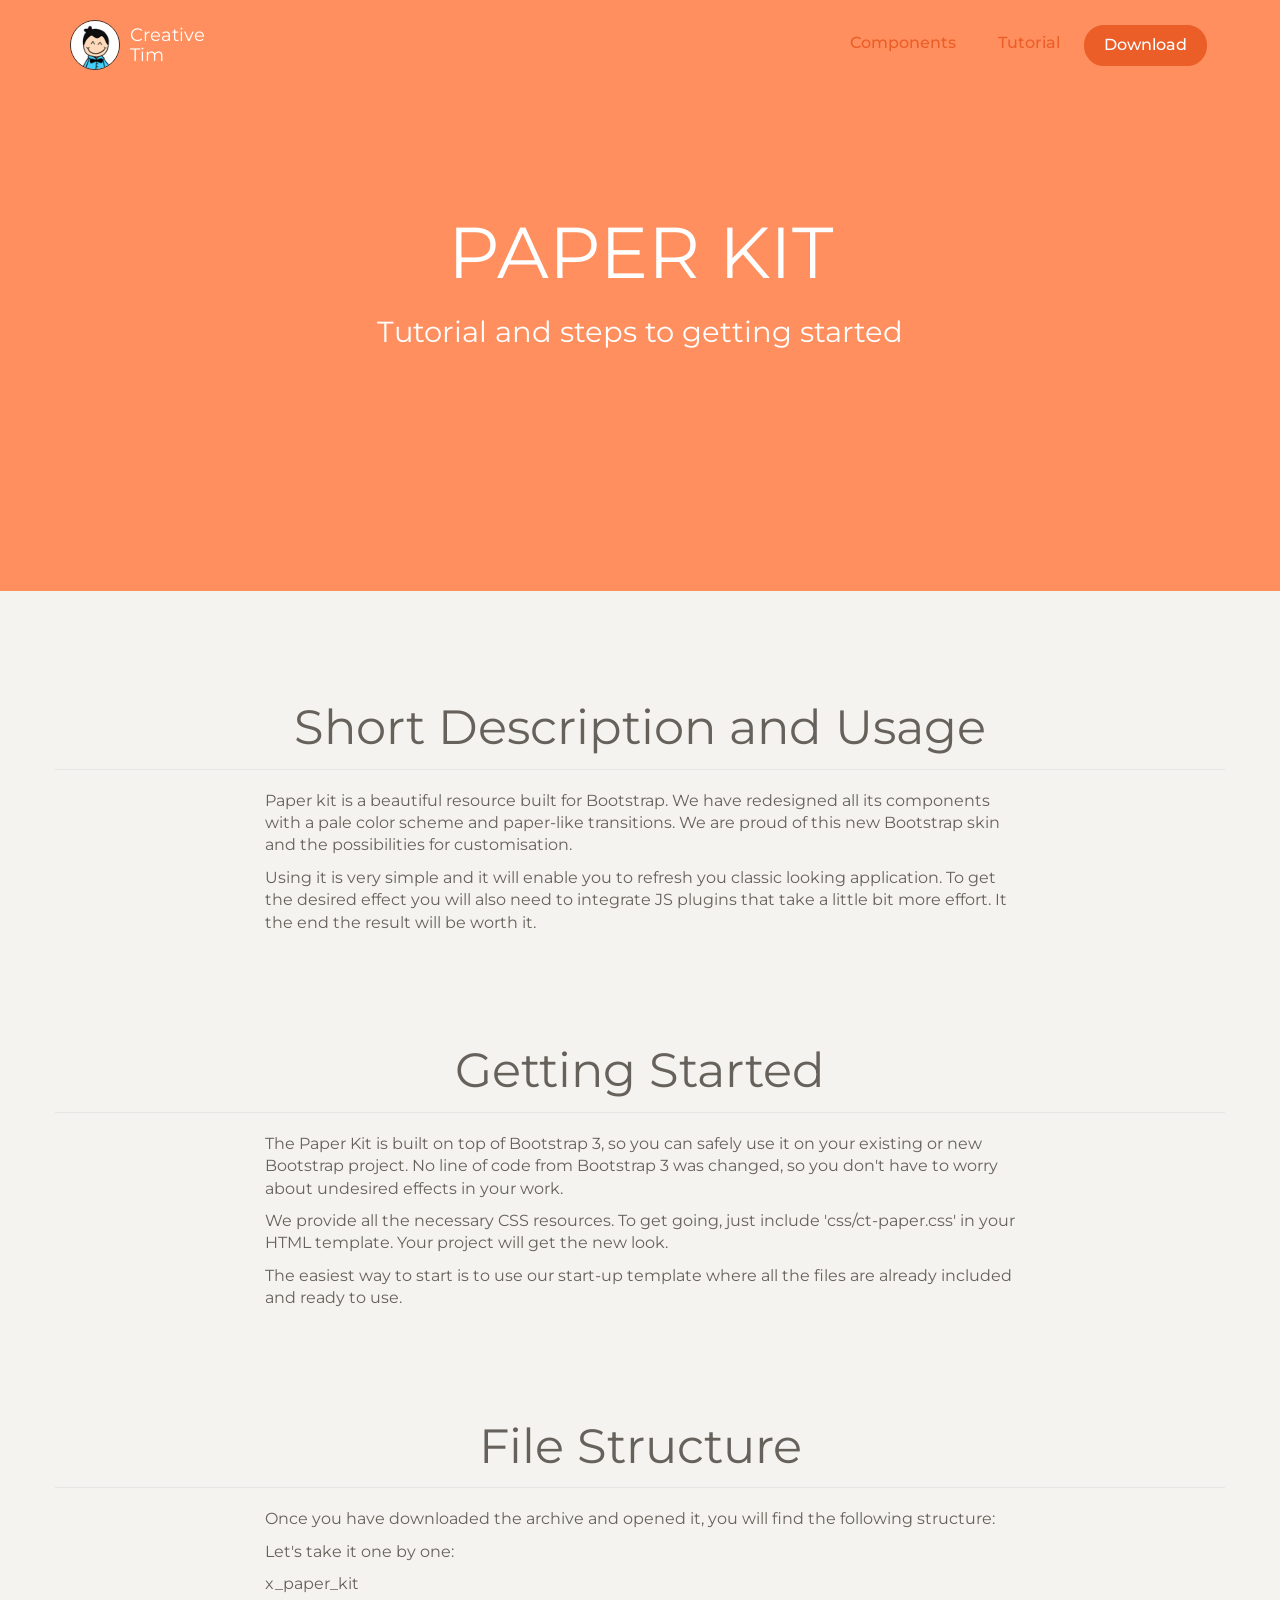
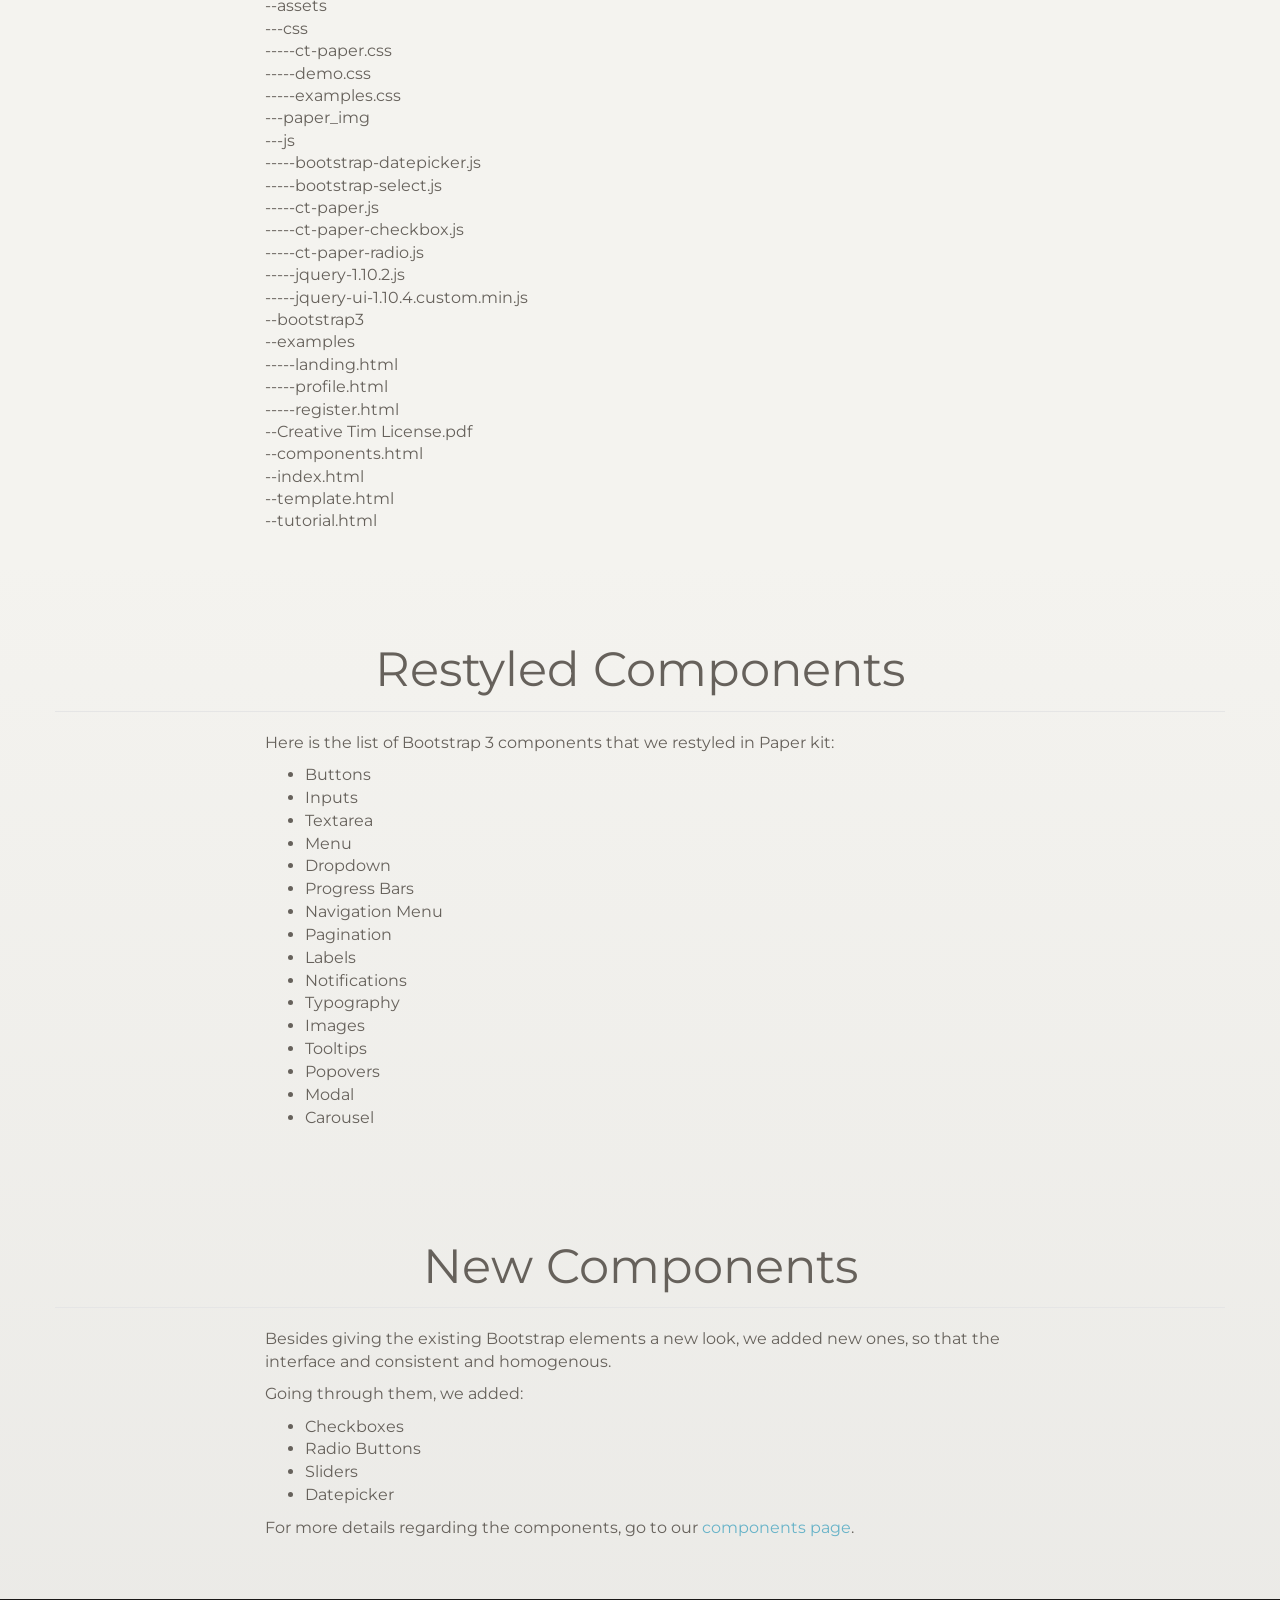
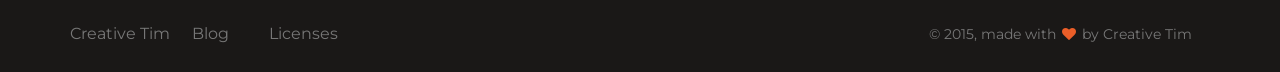
<file: election/static/election/tutorial.html>
<!doctype html>
<html lang="en">
<head>
	<meta charset="utf-8" />
	<meta http-equiv="X-UA-Compatible" content="IE=edge,chrome=1" />
	<link rel="icon" type="image/png" href="assets/paper_img/favicon.ico">
    
    <title>Paper Kit Tutorial by Creative Tim</title>
    
    <link href="bootstrap3/css/bootstrap.css" rel="stylesheet" />
    <link href="assets/css/ct-paper.css" rel="stylesheet"/>
    <link href="assets/css/demo.css" rel="stylesheet" /> 
        
    <!--     Fonts and icons     -->
    <link href="http://maxcdn.bootstrapcdn.com/font-awesome/4.2.0/css/font-awesome.min.css" rel="stylesheet">
    <link href='http://fonts.googleapis.com/css?family=Montserrat' rel='stylesheet' type='text/css'>
    <link href='http://fonts.googleapis.com/css?family=Open+Sans:400,300' rel='stylesheet' type='text/css'>
</head>
<body>

<nav class="navbar navbar-ct-danger" role="navigation-demo" id="demo-navbar">
  <div class="container">
    <!-- Brand and toggle get grouped for better mobile display -->
    <div class="navbar-header">
      <button type="button" class="navbar-toggle" data-toggle="collapse" data-target="#navigation-example-2">
        <span class="sr-only">Toggle navigation</span>
        <span class="icon-bar"></span>
        <span class="icon-bar"></span>
        <span class="icon-bar"></span>
      </button>
      <a href="http://www.creative-tim.com">
           <div class="logo-container">
                <div class="logo">
                    <img src="assets/paper_img/new_logo.png" alt="Creative Tim Logo">
                </div>
                <div class="brand">
                    Creative Tim
                </div>
            </div>
      </a>
    </div>

<!-- Collect the nav links, forms, and other content for toggling -->
    <div class="collapse navbar-collapse" id="navigation-example-2">
      <ul class="nav navbar-nav navbar-right">
          <li>
            <a href="components.html" class="btn btn-danger btn-simple">Components</a>
          </li>
          <li>
            <a href="tutorial.html" class="btn btn-danger btn-simple">Tutorial</a>
          </li>
          <li>
            <a href="http://www.creative-tim.com/product/paper-kit" target="_blank" class="btn btn-danger btn-fill">Download</a>
          </li>
       </ul>
    </div><!-- /.navbar-collapse -->
  </div><!-- /.container-->
</nav>         
<div class="demo-header">
        <div class="motto">
            <h1 class="title-uppercase">Paper Kit</h1>
            <h3>Tutorial and steps to getting started</h3>
        </div>
</div>
<div class="main">
    <div class="section">
        <div class="container">
<!--         what is row -->
            <div class="row tim-row">
                <h2 class="text-center">Short Description and Usage</h2>
                <legend></legend>
                <div class="col-md-8 col-md-offset-2">
                    <p>
                    Paper kit is a beautiful resource built for Bootstrap. We have redesigned all its components with a pale color scheme and paper-like transitions. We are proud of this new Bootstrap skin and the possibilities for customisation.
                    </p>
                    <p>
                        Using it is very simple and it will enable you to refresh you classic looking application. To get the desired effect you will also need to integrate JS plugins that take a little bit more effort. It the end the result will be worth it.
                    </p>
                </div>
                
            </div>
<!--         end row -->
        
<!--         usage row -->
            <div class="row tim-row">
                <h2 class="text-center">Getting Started</h2>
                <legend></legend>
                <div class="col-md-8 col-md-offset-2"> 
                <p>
                The Paper Kit is built on top of Bootstrap 3, so you can safely use it on your existing or new Bootstrap project. No line of code from Bootstrap 3 was changed, so you don't have to worry about undesired effects in your work.
                </p>
                <p>
                    We provide all the necessary CSS resources. To get going, just include 'css/ct-paper.css' in your HTML template. Your project will get the new look.
                </p>
                <p>
                    The easiest way to start is to use our start-up template where all the files are already included and ready to use.
                </p>
                </div>
            </div>
<!--         end row -->  
        
<!--         file structure row -->
            <div class="row tim-row">
                <h2 class="text-center">File Structure</h2>
                <legend></legend>
                <div class="col-md-8 col-md-offset-2">
                    <p>
                        Once you have downloaded the archive and opened it, you will find the following structure:
                        
                    </p>
                    <p>
                        Let's take it one by one:
                    </p>
                    <p>
                    x_paper_kit<br>
                    --assets<br>
                    ---css<br>
                    -----ct-paper.css<br>
                    -----demo.css<br>   
                    -----examples.css<br>
                    ---paper_img<br>
                    ---js<br>
                    -----bootstrap-datepicker.js<br>
                    -----bootstrap-select.js<br>
                    -----ct-paper.js<br>
                    -----ct-paper-checkbox.js<br>
                    -----ct-paper-radio.js<br>
                    -----jquery-1.10.2.js<br>
                    -----jquery-ui-1.10.4.custom.min.js<br>
                    --bootstrap3<br>
                    --examples<br>
                    -----landing.html<br>
                    -----profile.html<br>
                    -----register.html<br>
                    --Creative Tim License.pdf<br>
                    --components.html<br>
                    --index.html<br>
                    --template.html<br>
                    --tutorial.html<br>
                   </p>
                </div>
            </div>
<!--         end row -->
            
<!--         restyled components row -->
            <div class="row tim-row">
                <h2 class="text-center">Restyled Components</h2>
                <legend></legend>
                <div class="col-md-8 col-md-offset-2">
                    <p>
                    Here is the list of Bootstrap 3 components that we restyled in Paper kit:
                        <ul>
                            <li> Buttons </li>
                            <li> Inputs</li>
                            <li> Textarea</li>
                            <li> Menu </li>
                            <li> Dropdown</li>
                            <li> Progress Bars</li>
                            <li> Navigation Menu</li>
                            <li> Pagination</li>
                            <li> Labels</li>
                            <li> Notifications</li>
                            <li> Typography</li>
                            <li> Images</li>
                            <li> Tooltips</li>
                            <li> Popovers</li>
                            <li> Modal </li>
                            <li> Carousel</li>
                        </ul>
                    </p>
                </div>
            </div>
<!--         end row -->
            
            <div class="row tim-row">
                <h2 class="text-center">New Components</h2>
                <legend></legend>
                <div class="col-md-8 col-md-offset-2">
                    <p>
                    Besides giving the existing Bootstrap elements a new look, we added new ones, so that the interface and consistent and homogenous.
                    </p>
                    <p>
                    Going through them, we added:
                    <ul>
                        <li> Checkboxes</li>
                        <li> Radio Buttons</li>
                        <li> Sliders</li>
                        <li> Datepicker</li>
                    </ul>
                    </p>
                    <p>
                        For more details regarding the components, go to our <a href="components.html">components page</a>.
                    </p>
                </div>
            </div>
        <!-- end row -->
        </div>
<!-- end container -->
    </div>
</div>
<footer class="footer-demo section-dark">
    <div class="container">
        <nav class="pull-left">
            <ul>

                <li>
                    <a href="http://www.creative-tim.com">
                        Creative Tim
                    </a>
                </li>
                <li>
                    <a href="http://blog.creative-tim.com">
                       Blog
                    </a>
                </li>
                <li>
                    <a href="http://www.creative-tim.com/license">
                        Licenses 
                    </a>
                </li>
            </ul>
        </nav>
        <div class="copyright pull-right">
            &copy; 2015, made with <i class="fa fa-heart heart"></i> by Creative Tim
        </div>
    </div>
</footer>

</body>
<script src="assets/js/jquery-1.10.2.js" type="text/javascript"></script>
<script src="assets/js/jquery-ui-1.10.4.custom.min.js" type="text/javascript"></script>

<script src="bootstrap3/js/bootstrap.js" type="text/javascript"></script>

<!--  Plugins -->
<script src="assets/js/ct-paper-checkbox.js"></script>
<script src="assets/js/ct-paper-radio.js"></script>
<script src="assets/js/bootstrap-select.js"></script>
<script src="assets/js/bootstrap-datepicker.js"></script>

<script src="assets/js/ct-paper.js"></script>
</html>
</file>
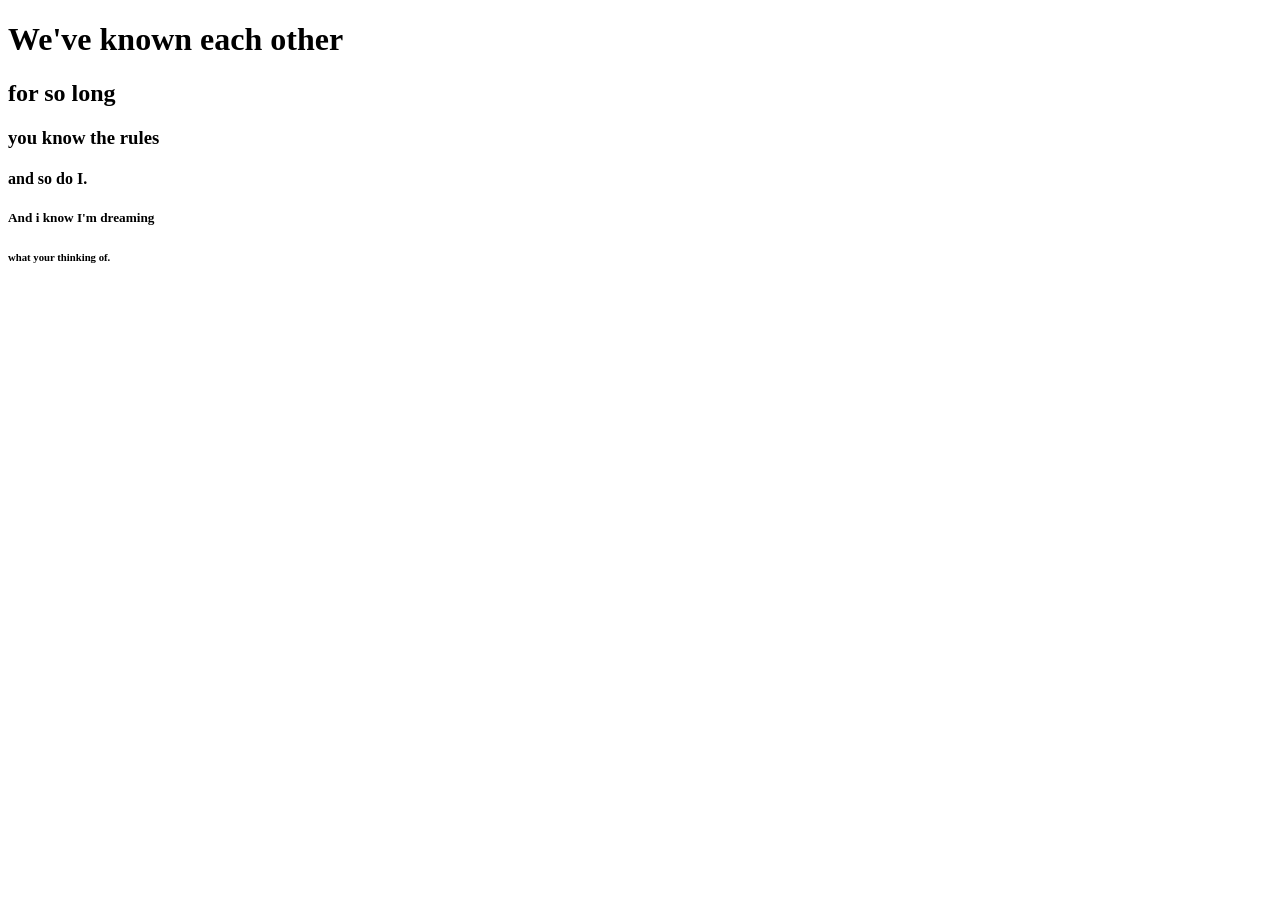
<file: election/templates/polls/WebWork.html>
<!DOCTYPE html>

<html>
	<head>
		<title>
			Not Johns Hidden Folder
		</title>
		<h1>
			We've known each other
		</h1>
		<h2>
			for so long
		</h2>
		<h3>
			you know the rules
		</h3>
		<h4>
			and so do I.
		</h4>
		<h5>
			And i know I'm dreaming
		</h5>
		<h6>
			what your thinking of.
		</h6>
	</head>
</html>
</file>
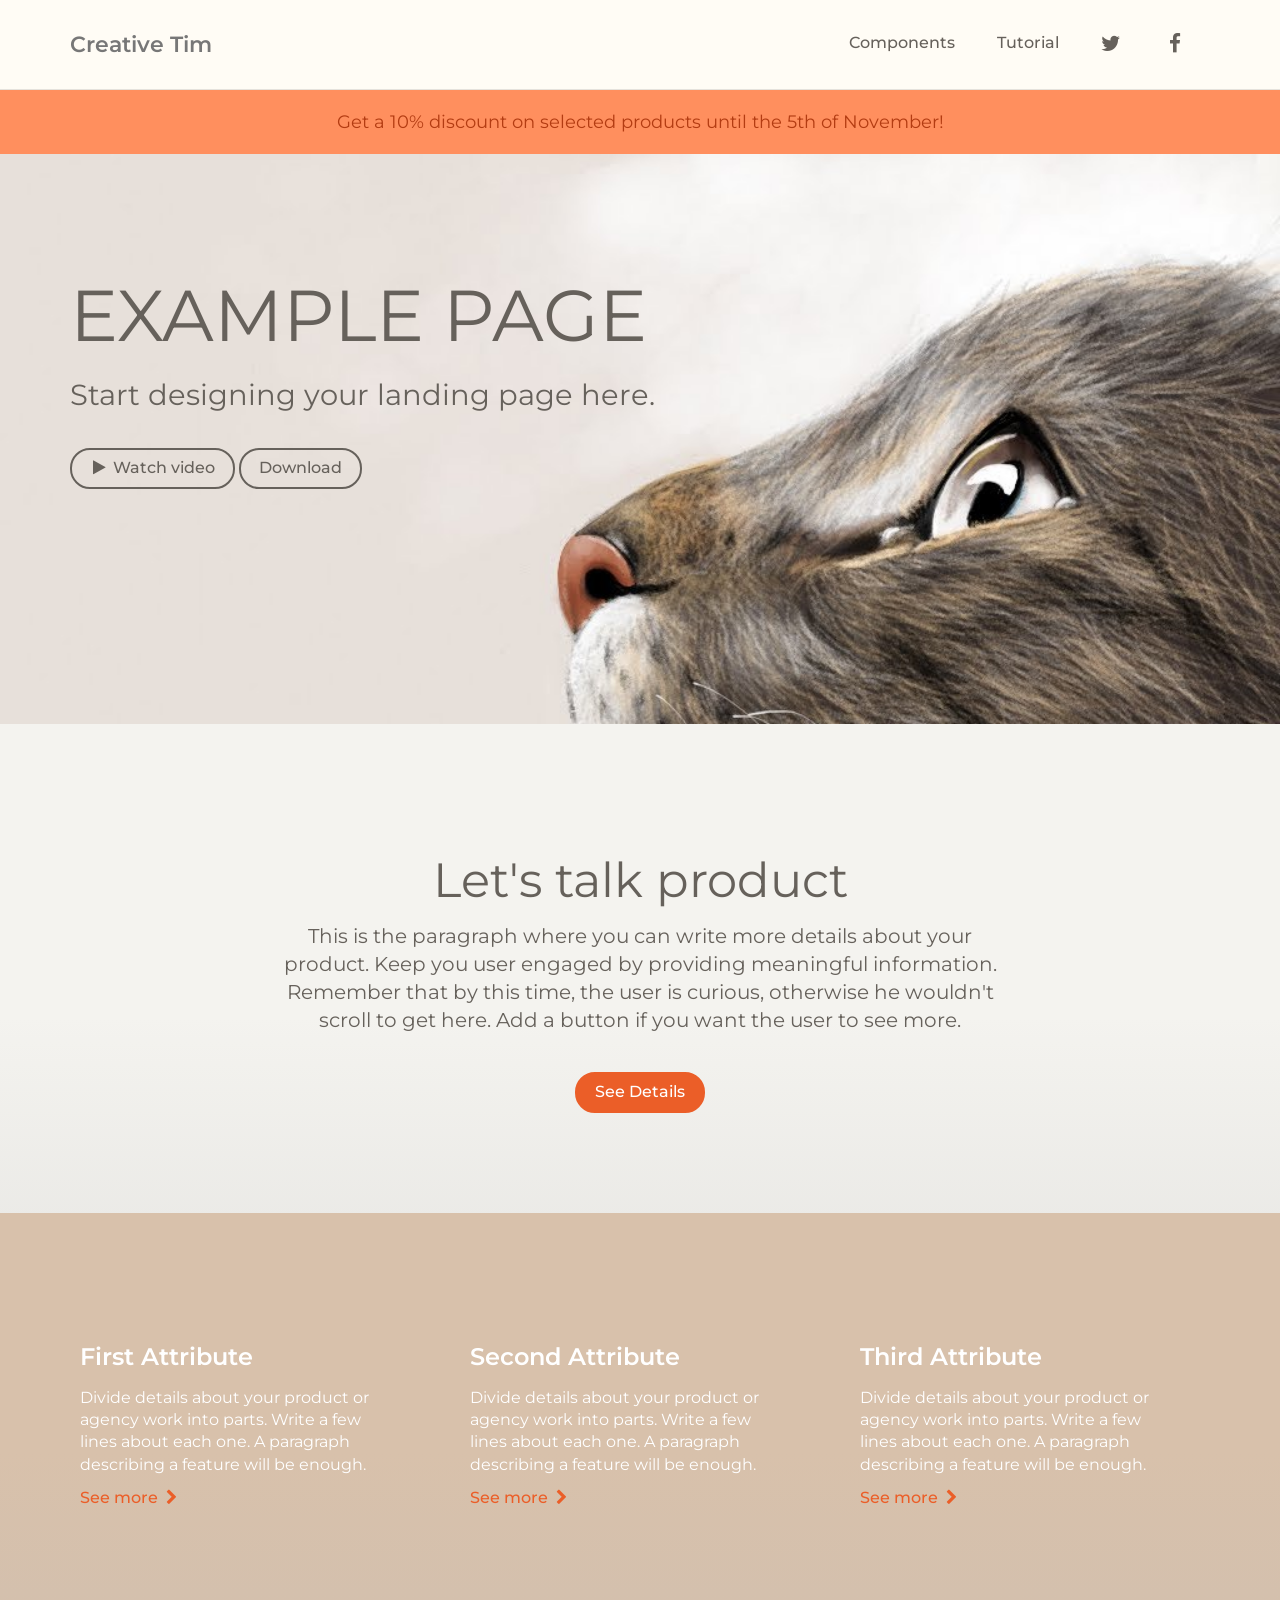
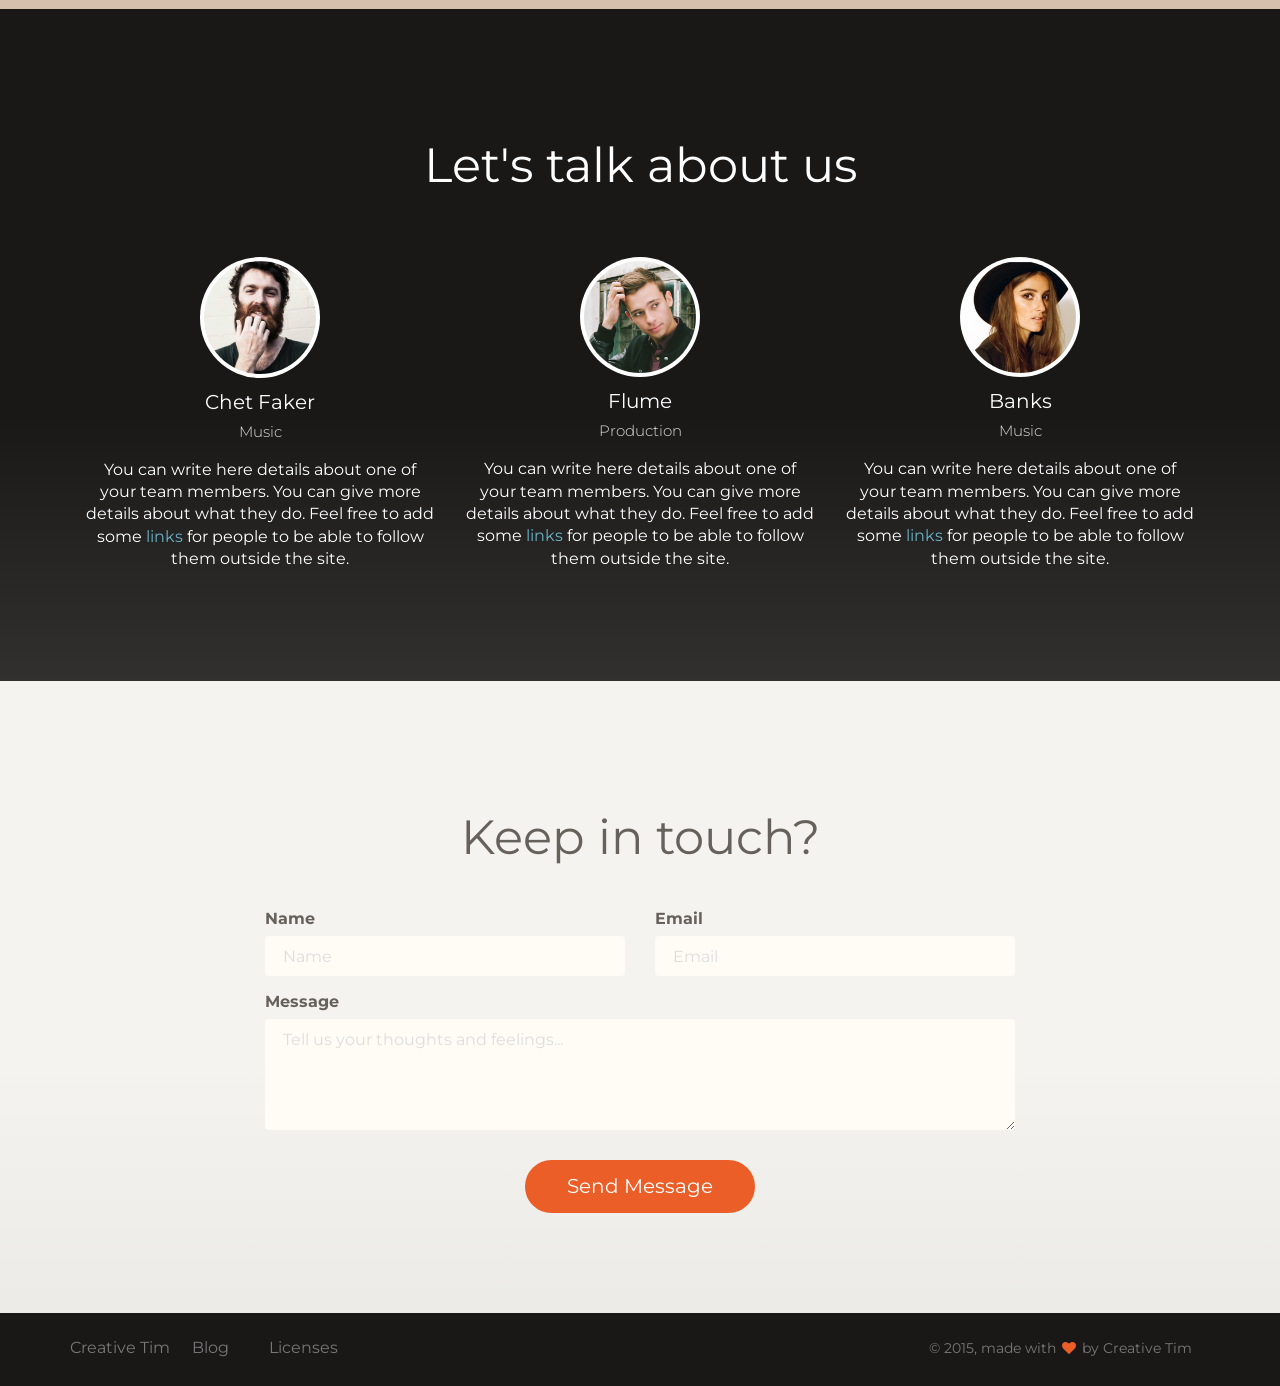
<file: election/static/election/examples/landing.html>
<!doctype html>
<html lang="en">
<head>
	<meta charset="utf-8" />
	<link rel="icon" type="image/png" href="../assets/paper_img/favicon.ico">
	<meta http-equiv="X-UA-Compatible" content="IE=edge,chrome=1" />
	
	<title>Paper Kit by Creative Tim</title>

	<meta content='width=device-width, initial-scale=1.0, maximum-scale=1.0, user-scalable=0' name='viewport' />
    <meta name="viewport" content="width=device-width" />
    
    <link href="../bootstrap3/css/bootstrap.css" rel="stylesheet" />
    <link href="../assets/css/ct-paper.css" rel="stylesheet"/>
    <link href="../assets/css/demo.css" rel="stylesheet" /> 
    <link href="../assets/css/examples.css" rel="stylesheet" /> 
        
    <!--     Fonts and icons     -->
    <link href="http://maxcdn.bootstrapcdn.com/font-awesome/4.2.0/css/font-awesome.min.css" rel="stylesheet">
    <link href='http://fonts.googleapis.com/css?family=Montserrat' rel='stylesheet' type='text/css'>
    <link href='http://fonts.googleapis.com/css?family=Open+Sans:400,300' rel='stylesheet' type='text/css'>
      
</head>
<body>
    
    <nav class="navbar navbar-default" role="navigation-demo" id="demo-navbar">
      <div class="container">
        <!-- Brand and toggle get grouped for better mobile display -->
        <div class="navbar-header">
          <button type="button" class="navbar-toggle" data-toggle="collapse" data-target="#navigation-example-2">
            <span class="sr-only">Toggle navigation</span>
            <span class="icon-bar"></span>
            <span class="icon-bar"></span>
            <span class="icon-bar"></span>
          </button>
          <a class="navbar-brand" href="www.creative-tim.com">Creative Tim</a>
        </div>
    
        <!-- Collect the nav links, forms, and other content for toggling -->
        <div class="collapse navbar-collapse" id="navigation-example-2">
          <ul class="nav navbar-nav navbar-right">
            <li>
                <a href="#" class="btn btn-simple">Components</a>
            </li>
            <li>
                <a href="#" class="btn btn-simple">Tutorial</a>
            </li>
            <li>
                <a href="#" target="_blank" class="btn btn-simple"><i class="fa fa-twitter"></i></a>
            </li>
            <li>
                <a href="#" target="_blank" class="btn btn-simple"><i class="fa fa-facebook"></i></a>
            </li>
           </ul>
        </div><!-- /.navbar-collapse -->
      </div><!-- /.container-->
    </nav>         
    <div class="alert alert-danger landing-alert">
         <div class="container text-center">
             <h5>Get a 10% discount on selected products until the 5th of November!</h5>
        </div>
    </div>
    
    <div class="wrapper">
        <div class="landing-header" style="background-image: url('../assets/paper_img/cat.jpg');">
            <div class="container">
                <div class="motto">
                    <h1 class="title-uppercase">Example page</h1>
                    <h3>Start designing your landing page here.</h3>
                    <br />
                    <a href="https://www.youtube.com/watch?v=dQw4w9WgXcQ" class="btn"><i class="fa fa-play"></i>Watch video</a>
                    <a class="btn">Download</a>
                </div>
            </div>    
        </div>
        <div class="main">
            <div class="section text-center landing-section">
                <div class="container">
                    <div class="row">
                        <div class="col-md-8 col-md-offset-2">
                            <h2>Let's talk product</h2>
                            <h5>This is the paragraph where you can write more details about your product. Keep you user engaged by providing meaningful information. Remember that by this time, the user is curious, otherwise he wouldn't scroll to get here. Add a button if you want the user to see more.</h5>
                            <br />
                            <a href="#" class="btn btn-danger btn-fill">See Details</a>
                        </div>
                    </div>
                </div>
            </div>  
            
            <div class="section section-light-brown landing-section">
                <div class="container">
                    <div class="row">
                        <div class="col-md-4 column">
                            <h4>First Attribute</h4>
                            <p>Divide details about your product or agency work into parts. Write a few lines about each one. A paragraph describing a feature will be enough.</p>
                            <a class="btn btn-danger btn-simple" href="#">See more <i class="fa fa-chevron-right"></i></a>
                        </div>
                        <div class="col-md-4 column">
                            <h4>Second Attribute</h4>
                            <p>Divide details about your product or agency work into parts. Write a few lines about each one. A paragraph describing a feature will be enough.</p>
                            <a class="btn btn-danger btn-simple" href="#">See more <i class="fa fa-chevron-right"></i></a>
                        </div>
                        <div class="col-md-4 column">
                            <h4>Third Attribute</h4>
                            <p>Divide details about your product or agency work into parts. Write a few lines about each one. A paragraph describing a feature will be enough.</p>
                            <a class="btn btn-danger btn-simple" href="#">See more <i class="fa fa-chevron-right"></i></a>
                        </div>
                    </div>
                </div>
            </div>
            
            <div class="section section-dark text-center landing-section">
                <div class="container">
                    <h2>Let's talk about us</h2>
                    <div class="col-md-4">
                        <div class="team-player">
                            <img src="../assets/paper_img/chet_faker_2.jpg" alt="Thumbnail Image" class="img-circle img-responsive">
                            <h5>Chet Faker <br /><small class="text-muted">Music</small></h5>
                            <p>You can write here details about one of your team members. You can give more details about what they do. Feel free to add some <a href="#">links</a> for people to be able to follow them outside the site.</p>
                        </div>
                    </div>
                    <div class="col-md-4">
                        <div class="team-player">
                            <img src="../assets/paper_img/flume.jpg" alt="Thumbnail Image" class="img-circle img-responsive">
                            <h5>Flume <br /><small class="text-muted">Production</small></h5>
                            <p>You can write here details about one of your team members. You can give more details about what they do. Feel free to add some <a href="#">links</a> for people to be able to follow them outside the site.</p>
                        </div>
                    </div>
                    <div class="col-md-4">
                        <div class="team-player">
                            <img src="../assets/paper_img/banks.jpg" alt="Thumbnail Image" class="img-circle img-circle img-responsive">
                            <h5>Banks <br /><small class="text-muted">Music</small></h5>
                            <p>You can write here details about one of your team members. You can give more details about what they do. Feel free to add some <a href="#">links</a> for people to be able to follow them outside the site.</p>
                        </div>
                    </div>
                </div>
            </div>
            
            <div class="section landing-section">
                <div class="container">
                    <div class="row">
                        <div class="col-md-8 col-md-offset-2">
                            <h2 class="text-center">Keep in touch?</h2>
                            <form class="contact-form">
                                <div class="row">
                                    <div class="col-md-6">
                                        <label>Name</label>
                                        <input class="form-control" placeholder="Name">
                                    </div>
                                    <div class="col-md-6">
                                        <label>Email</label>
                                        <input class="form-control" placeholder="Email">
                                    </div>
                                </div>
                                <label>Message</label>
                                <textarea class="form-control" rows="4" placeholder="Tell us your thoughts and feelings..."></textarea>
                                <div class="row">
                                    <div class="col-md-4 col-md-offset-4">
                                        <button class="btn btn-danger btn-block btn-lg btn-fill">Send Message</button>
                                    </div>
                                </div>
                            </form>
                        </div>
                    </div>
                    
                </div>
            </div>
        </div>     
    </div>
    
    <footer class="footer-demo section-dark">
        <div class="container">
            <nav class="pull-left">
                <ul>
    
                    <li>
                        <a href="http://www.creative-tim.com">
                            Creative Tim
                        </a>
                    </li>
                    <li>
                        <a href="http://blog.creative-tim.com">
                           Blog
                        </a>
                    </li>
                    <li>
                        <a href="http://www.creative-tim.com/product/rubik">
                            Licenses 
                        </a>
                    </li>
                </ul>
            </nav>
            <div class="copyright pull-right">
                &copy; 2015, made with <i class="fa fa-heart heart"></i> by Creative Tim
            </div>
        </div>
    </footer>

</body>

<script src="../assets/js/jquery-1.10.2.js" type="text/javascript"></script>
<script src="../assets/js/jquery-ui-1.10.4.custom.min.js" type="text/javascript"></script>

<script src="../bootstrap3/js/bootstrap.js" type="text/javascript"></script>

<!--  Plugins -->
<script src="../assets/js/ct-paper-checkbox.js"></script>
<script src="../assets/js/ct-paper-radio.js"></script>
<script src="../assets/js/bootstrap-select.js"></script>
<script src="../assets/js/bootstrap-datepicker.js"></script>

<script src="../assets/js/ct-paper.js"></script>
    
</html>
</file>
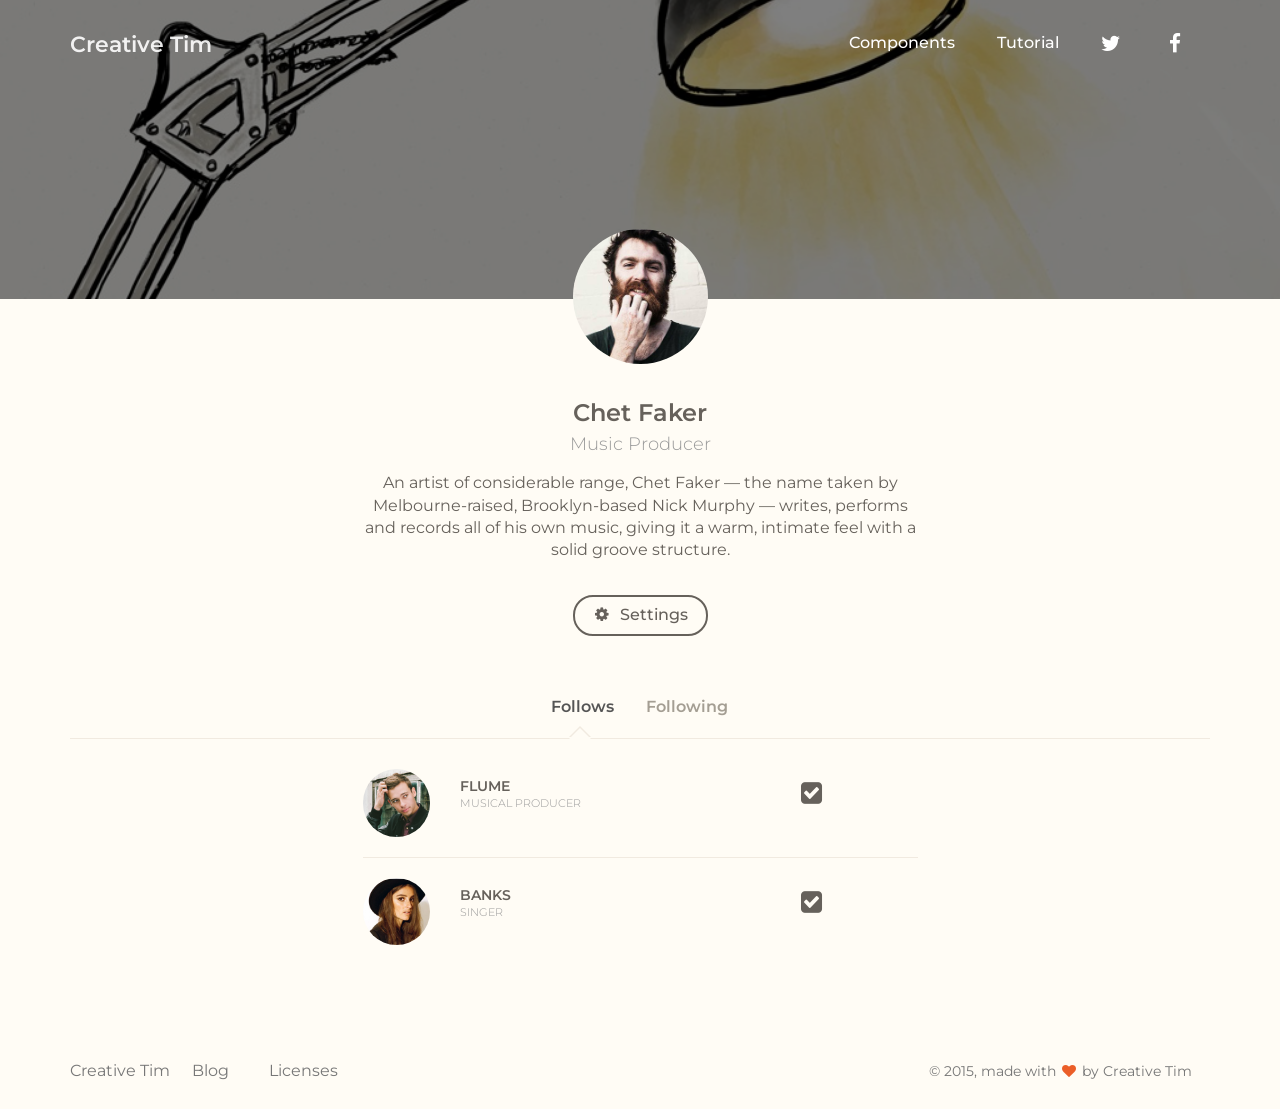
<file: election/static/election/examples/profile.html>
<!doctype html>
<html lang="en">
<head>
	<meta charset="utf-8" />
	<link rel="icon" type="image/png" href="../assets/paper_img/favicon.ico">
	<meta http-equiv="X-UA-Compatible" content="IE=edge,chrome=1" />
	
	<title>Paper Kit by Creative Tim</title>

	<meta content='width=device-width, initial-scale=1.0, maximum-scale=1.0, user-scalable=0' name='viewport' />
    <meta name="viewport" content="width=device-width" />
    
    <link href="../bootstrap3/css/bootstrap.css" rel="stylesheet" />
    <link href="../assets/css/ct-paper.css" rel="stylesheet"/>
    <link href="../assets/css/demo.css" rel="stylesheet" /> 
    <link href="../assets/css/examples.css" rel="stylesheet" /> 
        
    <!--     Fonts and icons     -->
    <link href="http://maxcdn.bootstrapcdn.com/font-awesome/4.2.0/css/font-awesome.min.css" rel="stylesheet">
    <link href='http://fonts.googleapis.com/css?family=Montserrat' rel='stylesheet' type='text/css'>
    <link href='http://fonts.googleapis.com/css?family=Open+Sans:400,300' rel='stylesheet' type='text/css'>
      
</head>
<body>
    <nav class="navbar navbar-ct-transparent navbar-relative " role="navigation-demo" id="register-navbar">
      <div class="container">
        <!-- Brand and toggle get grouped for better mobile display -->
        <div class="navbar-header">
          <button type="button" class="navbar-toggle" data-toggle="collapse" data-target="#navigation-example-2">
            <span class="sr-only">Toggle navigation</span>
            <span class="icon-bar"></span>
            <span class="icon-bar"></span>
            <span class="icon-bar"></span>
          </button>
          <a class="navbar-brand" href="www.creative-tim.com">Creative Tim</a>
        </div>
    
        <!-- Collect the nav links, forms, and other content for toggling -->
        <div class="collapse navbar-collapse" id="navigation-example-2">
          <ul class="nav navbar-nav navbar-right">
            <li>
                <a href="#" class="btn btn-simple">Components</a>
            </li>
            <li>
                <a href="#" class="btn btn-simple">Tutorial</a>
            </li>
            <li>
                <a href="#" target="_blank" class="btn btn-simple"><i class="fa fa-twitter"></i></a>
            </li>
            <li>
                <a href="#" target="_blank" class="btn btn-simple"><i class="fa fa-facebook"></i></a>
            </li>
           </ul>
        </div><!-- /.navbar-collapse -->
      </div><!-- /.container-->
    </nav> 
    
    <div class="wrapper">
        <div class="profile-background"> 
            <div class="filter-black"></div>  
        </div>
        <div class="profile-content section-nude">
            <div class="container">
                <div class="row owner">
                    <div class="col-md-2 col-md-offset-5 col-sm-4 col-sm-offset-4 col-xs-6 col-xs-offset-3 text-center">
                        <div class="avatar">
                            <img src="../assets/paper_img/chet_faker_2.jpg" alt="Circle Image" class="img-circle img-no-padding img-responsive">
                        </div>
                        <div class="name">
                            <h4>Chet Faker<br /><small>Music Producer</small></h4>
                        </div>
                    </div>
                </div>
                <div class="row">
                    <div class="col-md-6 col-md-offset-3 text-center">
                        <p>An artist of considerable range, Chet Faker — the name taken by Melbourne-raised, Brooklyn-based Nick Murphy — writes, performs and records all of his own music, giving it a warm, intimate feel with a solid groove structure. </p>
                        <br />
                        <btn class="btn"><i class="fa fa-cog"></i> Settings</btn>
                    </div>
                </div>
                <div class="profile-tabs">
                    <div class="nav-tabs-navigation">
                        <div class="nav-tabs-wrapper">
                            <ul id="tabs" class="nav nav-tabs" data-tabs="tabs">
                                <li class="active"><a href="#follows" data-toggle="tab">Follows</a></li>
                                <li><a href="#following" data-toggle="tab">Following</a></li>
<!--                                 <li><a href="#following" data-toggle="tab">Following</a></li> -->
                            </ul>
                        </div>
                    </div>
                    <div id="my-tab-content" class="tab-content">
                        <div class="tab-pane active" id="follows">
                            <div class="row">
                                <div class="col-md-6 col-md-offset-3">
                                    <ul class="list-unstyled follows">
                                        <li>
                                            <div class="row">
                                                <div class="col-md-2 col-md-offset-0 col-xs-3 col-xs-offset-2">
                                                    <img src="../assets/paper_img/flume.jpg" alt="Circle Image" class="img-circle img-no-padding img-responsive">
                                                </div>
                                                <div class="col-md-7 col-xs-4">
                                                    <h6>Flume<br /><small>Musical Producer</small></h6>
                                                </div>
                                                <div class="col-md-3 col-xs-2">
                                                    <div class="unfollow" rel="tooltip" title="Unfollow">
                                                        <label class="checkbox" for="checkbox1" >
                                                            <input type="checkbox" value="" id="checkbox1" data-toggle="checkbox" checked>
                                                        </label>
                                                    </div>
                                                </div>
                                            </div>
                                        </li>
                                        <hr />
                                        <li>
                                            <div class="row">
                                                <div class="col-md-2 col-md-offset-0 col-xs-3 col-xs-offset-2">
                                                    <img src="../assets/paper_img/banks.jpg" alt="Circle Image" class="img-circle img-no-padding img-responsive">
                                                </div>
                                                <div class="col-md-7 col-xs-4">
                                                    <h6>Banks<br /><small>Singer</small></h6>
                                                </div>
                                                <div class="col-md-3 col-xs-2">
                                                    <div class="unfollow" rel="tooltip" title="Unfollow">
                                                        <label class="checkbox" for="checkbox1" >
                                                            <input type="checkbox" value="" id="checkbox1" data-toggle="checkbox" checked>
                                                        </label>
                                                    </div>
                                                </div>
                                            </div>
                                        </li>
                                    </ul>
                                </div>
                            </div>
                        </div>
                        <div class="tab-pane text-center" id="following">
                            <h3 class="text-muted">Not following anyone yet :(</h3>
                            <btn class="btn btn-warning btn-fill">Find artists</btn>
                        </div>
                    </div>
                    
                </div>        
            </div>
        </div>
    </div> 
    <footer class="footer-demo section-nude">
        <div class="container">
            <nav class="pull-left">
                <ul>
    
                    <li>
                        <a href="http://www.creative-tim.com">
                            Creative Tim
                        </a>
                    </li>
                    <li>
                        <a href="http://blog.creative-tim.com">
                           Blog
                        </a>
                    </li>
                    <li>
                        <a href="http://www.creative-tim.com/product/rubik">
                            Licenses 
                        </a>
                    </li>
                </ul>
            </nav>
            <div class="copyright pull-right">
                &copy; 2015, made with <i class="fa fa-heart heart"></i> by Creative Tim
            </div>
        </div>
    </footer>

    
</body>

<script src="../assets/js/jquery-1.10.2.js" type="text/javascript"></script>
<script src="../assets/js/jquery-ui-1.10.4.custom.min.js" type="text/javascript"></script>

<script src="../bootstrap3/js/bootstrap.js" type="text/javascript"></script>

<!--  Plugins -->
<script src="../assets/js/ct-paper-checkbox.js"></script>
<script src="../assets/js/ct-paper-radio.js"></script>
<script src="../assets/js/bootstrap-select.js"></script>
<script src="../assets/js/bootstrap-datepicker.js"></script>

<script src="../assets/js/ct-paper.js"></script>

</html>
</file>
<file: election/static/election/assets/css/ct-paper.css>
/*      light colors - used for select dropdown         */
/*           Font Smoothing      */
h1, .h1, h2, .h2, h3, .h3, h4, .h4, h5, .h5, h6, .h6, p, .navbar, .brand, a, .td-name, td {
  -moz-osx-font-smoothing: grayscale;
  -webkit-font-smoothing: antialiased;
  font-family: 'Montserrat', "Helvetica", Arial, sans-serif; }

h1, .h1, h2, .h2, h3, .h3, h4, .h4 {
  font-weight: 400;
  margin: 30px 0 15px; }

h1, .h1 {
  font-size: 4.5em; }

h2, .h2 {
  font-size: 3em; }

h3, .h3 {
  font-size: 1.825em;
  line-height: 1.4;
  margin: 20px 0 10px; }

h4, .h4 {
  font-size: 1.5em;
  font-weight: 600;
  line-height: 1.2em; }

h5, .h5 {
  font-size: 1.25em;
  font-weight: 400;
  line-height: 1.4em;
  margin-bottom: 15px; }

h6, .h6 {
  font-size: 0.9em;
  font-weight: 600;
  text-transform: uppercase; }

p {
  font-size: 16px;
  line-height: 1.4em; }

h1 small, h2 small, h3 small, h4 small, h5 small, h6 small, .h1 small, .h2 small, .h3 small, .h4 small, .h5 small, .h6 small, h1 .small, h2 .small, h3 .small, h4 .small, h5 .small, h6 .small, .h1 .small, .h2 .small, .h3 .small, .h4 .small, .h5 .small, .h6 .small {
  color: #9A9A9A;
  font-weight: 300;
  line-height: 1.4em; }

h1 small, h2 small, h3 small, h1 .small, h2 .small, h3 .small {
  font-size: 60%; }

.title-uppercase {
  text-transform: uppercase; }

blockquote {
  font-style: italic; }

blockquote small {
  font-style: normal; }

.text-muted {
  color: #DDDDDD; }

.text-primary, .text-primary:hover {
  color: #427C89 !important; }

.text-info, .text-info:hover {
  color: #3091B2 !important; }

.text-success, .text-success:hover {
  color: #42A084 !important; }

.text-warning, .text-warning:hover {
  color: #BB992F !important; }

.text-danger, .text-danger:hover {
  color: #B33C12 !important; }

.glyphicon {
  line-height: 1; }

/*     General overwrite     */
body {
  color: #66615b;
  font-size: 16px;
  font-family: 'Montserrat', "Helvetica", Arial, sans-serif; }

a {
  color: #68B3C8;
  -webkit-transition: all 150ms linear;
  -moz-transition: all 150ms linear;
  -o-transition: all 150ms linear;
  -ms-transition: all 150ms linear;
  transition: all 150ms linear; }
  a:hover, a:focus {
    color: #3091B2;
    text-decoration: none; }

hr {
  border-color: #F1EAE0; }

.icon {
  fill: #66615b; }

.fa-base {
  font-size: 1.25em !important; }

a:focus, a:active,
button::-moz-focus-inner,
input[type="reset"]::-moz-focus-inner,
input[type="button"]::-moz-focus-inner,
input[type="submit"]::-moz-focus-inner,
select::-moz-focus-inner,
input[type="file"] > input[type="button"]::-moz-focus-inner {
  outline: 0; }

.ui-slider-handle:focus,
.navbar-toggle {
  outline: 0 !important; }

/*           Animations              */
.form-control,
.input-group-addon,
.tagsinput,
.navbar,
.navbar .alert {
  -webkit-transition: all 300ms linear;
  -moz-transition: all 300ms linear;
  -o-transition: all 300ms linear;
  -ms-transition: all 300ms linear;
  transition: all 300ms linear; }

.tagsinput .tag,
.tagsinput-remove-link,
.filter,
.btn-hover,
[data-toggle="collapse"] i {
  -webkit-transition: all 150ms linear;
  -moz-transition: all 150ms linear;
  -o-transition: all 150ms linear;
  -ms-transition: all 150ms linear;
  transition: all 150ms linear; }

.btn-morphing .fa,
.btn-morphing .circle,
.gsdk-collapse {
  -webkit-transition: all 300ms linear;
  -moz-transition: all 300ms linear;
  -o-transition: all 300ms linear;
  -ms-transition: all 300ms linear;
  transition: all 300ms linear; }

.fa {
  width: 18px;
  text-align: center; }

.margin-top {
  margin-top: 50px; }

/*       CT colors          */
.ct-blue,
.checkbox-blue.checkbox.checked .second-icon,
.checkbox-blue.checkbox.checked,
.radio-blue.radio.checked .second-icon,
.radio-blue.radio.checked {
  color: #7A9E9F; }

.ct-azure,
.checkbox-azure.checkbox.checked .second-icon,
.radio-azure.radio.checked .second-icon,
.checkbox-azure.checkbox.checked,
.radio-azure.radio.checked {
  color: #68B3C8; }

.ct-green,
.checkbox-green.checkbox.checked .second-icon,
.radio-green.radio.checked .second-icon,
.checkbox-green.checkbox.checked,
.radio-green.radio.checked {
  color: #7AC29A; }

.ct-orange,
.checkbox-orange.checkbox.checked .second-icon,
.radio-orange.radio.checked .second-icon,
.checkbox-orange.checkbox.checked,
.radio-orange.radio.checked {
  color: #F3BB45; }

.ct-red,
.checkbox-red.checkbox.checked .second-icon,
.radio-red.radio.checked .second-icon,
.checkbox-red.checkbox.checked,
.radio-red.radio.checked {
  color: #EB5E28; }

input.ct-blue + span.switch-left,
input.ct-blue + span + label + span.switch-right {
  background-color: #7A9E9F; }

input.ct-azure + span.switch-left,
input.ct-azure + span + label + span.switch-right {
  background-color: #68B3C8; }

input.ct-green + span.switch-left,
input.ct-green + span + label + span.switch-right {
  background-color: #7AC29A; }

input.ct-orange + span.switch-left,
input.ct-orange + span + label + span.switch-right {
  background-color: #F3BB45; }

input.ct-red + span.switch-left,
input.ct-red + span + label + span.switch-right {
  background-color: #EB5E28; }

.btn,
.navbar .navbar-nav > li > a.btn {
  border-radius: 20px;
  box-sizing: border-box;
  border-width: 2px;
  background-color: transparent;
  font-size: 16px;
  font-weight: 500;
  padding: 7px 18px;
  border-color: #66615B;
  color: #66615B;
  -webkit-transition: all 150ms linear;
  -moz-transition: all 150ms linear;
  -o-transition: all 150ms linear;
  -ms-transition: all 150ms linear;
  transition: all 150ms linear; }
  .btn:hover, .btn:focus, .btn:active, .btn.active, .open > .btn.dropdown-toggle,
  .navbar .navbar-nav > li > a.btn:hover,
  .navbar .navbar-nav > li > a.btn:focus,
  .navbar .navbar-nav > li > a.btn:active,
  .navbar .navbar-nav > li > a.btn.active, .open >
  .navbar .navbar-nav > li > a.btn.dropdown-toggle {
    background-color: #66615B;
    color: rgba(255, 255, 255, 0.7);
    border-color: #66615B; }
    .btn:hover .caret, .btn:focus .caret, .btn:active .caret, .btn.active .caret, .open > .btn.dropdown-toggle .caret,
    .navbar .navbar-nav > li > a.btn:hover .caret,
    .navbar .navbar-nav > li > a.btn:focus .caret,
    .navbar .navbar-nav > li > a.btn:active .caret,
    .navbar .navbar-nav > li > a.btn.active .caret, .open >
    .navbar .navbar-nav > li > a.btn.dropdown-toggle .caret {
      border-top-color: rgba(255, 255, 255, 0.7); }
  .btn.disabled, .btn.disabled:hover, .btn.disabled:focus, .btn.disabled.focus, .btn.disabled:active, .btn.disabled.active, .btn:disabled, .btn:disabled:hover, .btn:disabled:focus, .btn:disabled.focus, .btn:disabled:active, .btn:disabled.active, .btn[disabled], .btn[disabled]:hover, .btn[disabled]:focus, .btn[disabled].focus, .btn[disabled]:active, .btn[disabled].active, fieldset[disabled] .btn, fieldset[disabled] .btn:hover, fieldset[disabled] .btn:focus, fieldset[disabled] .btn.focus, fieldset[disabled] .btn:active, fieldset[disabled] .btn.active,
  .navbar .navbar-nav > li > a.btn.disabled,
  .navbar .navbar-nav > li > a.btn.disabled:hover,
  .navbar .navbar-nav > li > a.btn.disabled:focus,
  .navbar .navbar-nav > li > a.btn.disabled.focus,
  .navbar .navbar-nav > li > a.btn.disabled:active,
  .navbar .navbar-nav > li > a.btn.disabled.active,
  .navbar .navbar-nav > li > a.btn:disabled,
  .navbar .navbar-nav > li > a.btn:disabled:hover,
  .navbar .navbar-nav > li > a.btn:disabled:focus,
  .navbar .navbar-nav > li > a.btn:disabled.focus,
  .navbar .navbar-nav > li > a.btn:disabled:active,
  .navbar .navbar-nav > li > a.btn:disabled.active,
  .navbar .navbar-nav > li > a.btn[disabled],
  .navbar .navbar-nav > li > a.btn[disabled]:hover,
  .navbar .navbar-nav > li > a.btn[disabled]:focus,
  .navbar .navbar-nav > li > a.btn[disabled].focus,
  .navbar .navbar-nav > li > a.btn[disabled]:active,
  .navbar .navbar-nav > li > a.btn[disabled].active, fieldset[disabled]
  .navbar .navbar-nav > li > a.btn, fieldset[disabled]
  .navbar .navbar-nav > li > a.btn:hover, fieldset[disabled]
  .navbar .navbar-nav > li > a.btn:focus, fieldset[disabled]
  .navbar .navbar-nav > li > a.btn.focus, fieldset[disabled]
  .navbar .navbar-nav > li > a.btn:active, fieldset[disabled]
  .navbar .navbar-nav > li > a.btn.active {
    background-color: transparent;
    border-color: #66615B; }
  .btn.btn-fill,
  .navbar .navbar-nav > li > a.btn.btn-fill {
    color: #FFFFFF;
    background-color: #66615B;
    opacity: 1;
    filter: alpha(opacity=100); }
    .btn.btn-fill:hover, .btn.btn-fill:focus, .btn.btn-fill:active, .btn.btn-fill.active, .open > .btn.btn-fill.dropdown-toggle,
    .navbar .navbar-nav > li > a.btn.btn-fill:hover,
    .navbar .navbar-nav > li > a.btn.btn-fill:focus,
    .navbar .navbar-nav > li > a.btn.btn-fill:active,
    .navbar .navbar-nav > li > a.btn.btn-fill.active, .open >
    .navbar .navbar-nav > li > a.btn.btn-fill.dropdown-toggle {
      background-color: #403D39;
      color: #FFFFFF;
      border-color: #403D39; }
    .btn.btn-fill .caret,
    .navbar .navbar-nav > li > a.btn.btn-fill .caret {
      border-top-color: #FFFFFF; }
  .btn.btn-simple:hover, .btn.btn-simple:focus, .btn.btn-simple:active, .btn.btn-simple.active, .open > .btn.btn-simple.dropdown-toggle,
  .navbar .navbar-nav > li > a.btn.btn-simple:hover,
  .navbar .navbar-nav > li > a.btn.btn-simple:focus,
  .navbar .navbar-nav > li > a.btn.btn-simple:active,
  .navbar .navbar-nav > li > a.btn.btn-simple.active, .open >
  .navbar .navbar-nav > li > a.btn.btn-simple.dropdown-toggle {
    background-color: transparent;
    color: #403D39; }
  .btn.btn-simple .caret,
  .navbar .navbar-nav > li > a.btn.btn-simple .caret {
    border-top-color: #FFFFFF; }
  .btn .caret,
  .navbar .navbar-nav > li > a.btn .caret {
    border-top-color: #66615B; }
  .btn:hover, .btn:focus,
  .navbar .navbar-nav > li > a.btn:hover,
  .navbar .navbar-nav > li > a.btn:focus {
    outline: 0 !important; }
  .btn:active, .btn.active, .open > .btn.dropdown-toggle,
  .navbar .navbar-nav > li > a.btn:active,
  .navbar .navbar-nav > li > a.btn.active, .open >
  .navbar .navbar-nav > li > a.btn.dropdown-toggle {
    -webkit-box-shadow: none;
    box-shadow: none;
    outline: 0 !important; }
  .btn.btn-icon,
  .navbar .navbar-nav > li > a.btn.btn-icon {
    padding: 7px; }
  .btn i,
  .navbar .navbar-nav > li > a.btn i {
    margin-right: 5px; }

.btn-group .btn + .btn,
.btn-group .btn + .btn-group,
.btn-group .btn-group + .btn,
.btn-group .btn-group + .btn-group {
  margin-left: -2px; }

.navbar .navbar-nav > li > a.btn-primary, .btn-primary {
  border-color: #7A9E9F;
  color: #7A9E9F; }
  .navbar .navbar-nav > li > a.btn-primary:hover, .navbar .navbar-nav > li > a.btn-primary:focus, .navbar .navbar-nav > li > a.btn-primary:active, .navbar .navbar-nav > li > a.btn-primary.active, .open > .navbar .navbar-nav > li > a.btn-primary.dropdown-toggle, .btn-primary:hover, .btn-primary:focus, .btn-primary:active, .btn-primary.active, .open > .btn-primary.dropdown-toggle {
    background-color: #7A9E9F;
    color: rgba(255, 255, 255, 0.7);
    border-color: #7A9E9F; }
    .navbar .navbar-nav > li > a.btn-primary:hover .caret, .navbar .navbar-nav > li > a.btn-primary:focus .caret, .navbar .navbar-nav > li > a.btn-primary:active .caret, .navbar .navbar-nav > li > a.btn-primary.active .caret, .open > .navbar .navbar-nav > li > a.btn-primary.dropdown-toggle .caret, .btn-primary:hover .caret, .btn-primary:focus .caret, .btn-primary:active .caret, .btn-primary.active .caret, .open > .btn-primary.dropdown-toggle .caret {
      border-top-color: rgba(255, 255, 255, 0.7); }
  .navbar .navbar-nav > li > a.btn-primary.disabled, .navbar .navbar-nav > li > a.btn-primary.disabled:hover, .navbar .navbar-nav > li > a.btn-primary.disabled:focus, .navbar .navbar-nav > li > a.btn-primary.disabled.focus, .navbar .navbar-nav > li > a.btn-primary.disabled:active, .navbar .navbar-nav > li > a.btn-primary.disabled.active, .navbar .navbar-nav > li > a.btn-primary:disabled, .navbar .navbar-nav > li > a.btn-primary:disabled:hover, .navbar .navbar-nav > li > a.btn-primary:disabled:focus, .navbar .navbar-nav > li > a.btn-primary:disabled.focus, .navbar .navbar-nav > li > a.btn-primary:disabled:active, .navbar .navbar-nav > li > a.btn-primary:disabled.active, .navbar .navbar-nav > li > a.btn-primary[disabled], .navbar .navbar-nav > li > a.btn-primary[disabled]:hover, .navbar .navbar-nav > li > a.btn-primary[disabled]:focus, .navbar .navbar-nav > li > a.btn-primary[disabled].focus, .navbar .navbar-nav > li > a.btn-primary[disabled]:active, .navbar .navbar-nav > li > a.btn-primary[disabled].active, fieldset[disabled] .navbar .navbar-nav > li > a.btn-primary, fieldset[disabled] .navbar .navbar-nav > li > a.btn-primary:hover, fieldset[disabled] .navbar .navbar-nav > li > a.btn-primary:focus, fieldset[disabled] .navbar .navbar-nav > li > a.btn-primary.focus, fieldset[disabled] .navbar .navbar-nav > li > a.btn-primary:active, fieldset[disabled] .navbar .navbar-nav > li > a.btn-primary.active, .btn-primary.disabled, .btn-primary.disabled:hover, .btn-primary.disabled:focus, .btn-primary.disabled.focus, .btn-primary.disabled:active, .btn-primary.disabled.active, .btn-primary:disabled, .btn-primary:disabled:hover, .btn-primary:disabled:focus, .btn-primary:disabled.focus, .btn-primary:disabled:active, .btn-primary:disabled.active, .btn-primary[disabled], .btn-primary[disabled]:hover, .btn-primary[disabled]:focus, .btn-primary[disabled].focus, .btn-primary[disabled]:active, .btn-primary[disabled].active, fieldset[disabled] .btn-primary, fieldset[disabled] .btn-primary:hover, fieldset[disabled] .btn-primary:focus, fieldset[disabled] .btn-primary.focus, fieldset[disabled] .btn-primary:active, fieldset[disabled] .btn-primary.active {
    background-color: transparent;
    border-color: #7A9E9F; }
  .navbar .navbar-nav > li > a.btn-primary.btn-fill, .btn-primary.btn-fill {
    color: #FFFFFF;
    background-color: #7A9E9F;
    opacity: 1;
    filter: alpha(opacity=100); }
    .navbar .navbar-nav > li > a.btn-primary.btn-fill:hover, .navbar .navbar-nav > li > a.btn-primary.btn-fill:focus, .navbar .navbar-nav > li > a.btn-primary.btn-fill:active, .navbar .navbar-nav > li > a.btn-primary.btn-fill.active, .open > .navbar .navbar-nav > li > a.btn-primary.btn-fill.dropdown-toggle, .btn-primary.btn-fill:hover, .btn-primary.btn-fill:focus, .btn-primary.btn-fill:active, .btn-primary.btn-fill.active, .open > .btn-primary.btn-fill.dropdown-toggle {
      background-color: #427C89;
      color: #FFFFFF;
      border-color: #427C89; }
    .navbar .navbar-nav > li > a.btn-primary.btn-fill .caret, .btn-primary.btn-fill .caret {
      border-top-color: #FFFFFF; }
  .navbar .navbar-nav > li > a.btn-primary.btn-simple:hover, .navbar .navbar-nav > li > a.btn-primary.btn-simple:focus, .navbar .navbar-nav > li > a.btn-primary.btn-simple:active, .navbar .navbar-nav > li > a.btn-primary.btn-simple.active, .open > .navbar .navbar-nav > li > a.btn-primary.btn-simple.dropdown-toggle, .btn-primary.btn-simple:hover, .btn-primary.btn-simple:focus, .btn-primary.btn-simple:active, .btn-primary.btn-simple.active, .open > .btn-primary.btn-simple.dropdown-toggle {
    background-color: transparent;
    color: #427C89; }
  .navbar .navbar-nav > li > a.btn-primary.btn-simple .caret, .btn-primary.btn-simple .caret {
    border-top-color: #FFFFFF; }
  .navbar .navbar-nav > li > a.btn-primary .caret, .btn-primary .caret {
    border-top-color: #7A9E9F; }

.navbar .navbar-nav > li > a.btn-success, .btn-success {
  border-color: #7AC29A;
  color: #7AC29A; }
  .navbar .navbar-nav > li > a.btn-success:hover, .navbar .navbar-nav > li > a.btn-success:focus, .navbar .navbar-nav > li > a.btn-success:active, .navbar .navbar-nav > li > a.btn-success.active, .open > .navbar .navbar-nav > li > a.btn-success.dropdown-toggle, .btn-success:hover, .btn-success:focus, .btn-success:active, .btn-success.active, .open > .btn-success.dropdown-toggle {
    background-color: #7AC29A;
    color: rgba(255, 255, 255, 0.7);
    border-color: #7AC29A; }
    .navbar .navbar-nav > li > a.btn-success:hover .caret, .navbar .navbar-nav > li > a.btn-success:focus .caret, .navbar .navbar-nav > li > a.btn-success:active .caret, .navbar .navbar-nav > li > a.btn-success.active .caret, .open > .navbar .navbar-nav > li > a.btn-success.dropdown-toggle .caret, .btn-success:hover .caret, .btn-success:focus .caret, .btn-success:active .caret, .btn-success.active .caret, .open > .btn-success.dropdown-toggle .caret {
      border-top-color: rgba(255, 255, 255, 0.7); }
  .navbar .navbar-nav > li > a.btn-success.disabled, .navbar .navbar-nav > li > a.btn-success.disabled:hover, .navbar .navbar-nav > li > a.btn-success.disabled:focus, .navbar .navbar-nav > li > a.btn-success.disabled.focus, .navbar .navbar-nav > li > a.btn-success.disabled:active, .navbar .navbar-nav > li > a.btn-success.disabled.active, .navbar .navbar-nav > li > a.btn-success:disabled, .navbar .navbar-nav > li > a.btn-success:disabled:hover, .navbar .navbar-nav > li > a.btn-success:disabled:focus, .navbar .navbar-nav > li > a.btn-success:disabled.focus, .navbar .navbar-nav > li > a.btn-success:disabled:active, .navbar .navbar-nav > li > a.btn-success:disabled.active, .navbar .navbar-nav > li > a.btn-success[disabled], .navbar .navbar-nav > li > a.btn-success[disabled]:hover, .navbar .navbar-nav > li > a.btn-success[disabled]:focus, .navbar .navbar-nav > li > a.btn-success[disabled].focus, .navbar .navbar-nav > li > a.btn-success[disabled]:active, .navbar .navbar-nav > li > a.btn-success[disabled].active, fieldset[disabled] .navbar .navbar-nav > li > a.btn-success, fieldset[disabled] .navbar .navbar-nav > li > a.btn-success:hover, fieldset[disabled] .navbar .navbar-nav > li > a.btn-success:focus, fieldset[disabled] .navbar .navbar-nav > li > a.btn-success.focus, fieldset[disabled] .navbar .navbar-nav > li > a.btn-success:active, fieldset[disabled] .navbar .navbar-nav > li > a.btn-success.active, .btn-success.disabled, .btn-success.disabled:hover, .btn-success.disabled:focus, .btn-success.disabled.focus, .btn-success.disabled:active, .btn-success.disabled.active, .btn-success:disabled, .btn-success:disabled:hover, .btn-success:disabled:focus, .btn-success:disabled.focus, .btn-success:disabled:active, .btn-success:disabled.active, .btn-success[disabled], .btn-success[disabled]:hover, .btn-success[disabled]:focus, .btn-success[disabled].focus, .btn-success[disabled]:active, .btn-success[disabled].active, fieldset[disabled] .btn-success, fieldset[disabled] .btn-success:hover, fieldset[disabled] .btn-success:focus, fieldset[disabled] .btn-success.focus, fieldset[disabled] .btn-success:active, fieldset[disabled] .btn-success.active {
    background-color: transparent;
    border-color: #7AC29A; }
  .navbar .navbar-nav > li > a.btn-success.btn-fill, .btn-success.btn-fill {
    color: #FFFFFF;
    background-color: #7AC29A;
    opacity: 1;
    filter: alpha(opacity=100); }
    .navbar .navbar-nav > li > a.btn-success.btn-fill:hover, .navbar .navbar-nav > li > a.btn-success.btn-fill:focus, .navbar .navbar-nav > li > a.btn-success.btn-fill:active, .navbar .navbar-nav > li > a.btn-success.btn-fill.active, .open > .navbar .navbar-nav > li > a.btn-success.btn-fill.dropdown-toggle, .btn-success.btn-fill:hover, .btn-success.btn-fill:focus, .btn-success.btn-fill:active, .btn-success.btn-fill.active, .open > .btn-success.btn-fill.dropdown-toggle {
      background-color: #42A084;
      color: #FFFFFF;
      border-color: #42A084; }
    .navbar .navbar-nav > li > a.btn-success.btn-fill .caret, .btn-success.btn-fill .caret {
      border-top-color: #FFFFFF; }
  .navbar .navbar-nav > li > a.btn-success.btn-simple:hover, .navbar .navbar-nav > li > a.btn-success.btn-simple:focus, .navbar .navbar-nav > li > a.btn-success.btn-simple:active, .navbar .navbar-nav > li > a.btn-success.btn-simple.active, .open > .navbar .navbar-nav > li > a.btn-success.btn-simple.dropdown-toggle, .btn-success.btn-simple:hover, .btn-success.btn-simple:focus, .btn-success.btn-simple:active, .btn-success.btn-simple.active, .open > .btn-success.btn-simple.dropdown-toggle {
    background-color: transparent;
    color: #42A084; }
  .navbar .navbar-nav > li > a.btn-success.btn-simple .caret, .btn-success.btn-simple .caret {
    border-top-color: #FFFFFF; }
  .navbar .navbar-nav > li > a.btn-success .caret, .btn-success .caret {
    border-top-color: #7AC29A; }

.navbar .navbar-nav > li > a.btn-info, .btn-info {
  border-color: #68B3C8;
  color: #68B3C8; }
  .navbar .navbar-nav > li > a.btn-info:hover, .navbar .navbar-nav > li > a.btn-info:focus, .navbar .navbar-nav > li > a.btn-info:active, .navbar .navbar-nav > li > a.btn-info.active, .open > .navbar .navbar-nav > li > a.btn-info.dropdown-toggle, .btn-info:hover, .btn-info:focus, .btn-info:active, .btn-info.active, .open > .btn-info.dropdown-toggle {
    background-color: #68B3C8;
    color: rgba(255, 255, 255, 0.7);
    border-color: #68B3C8; }
    .navbar .navbar-nav > li > a.btn-info:hover .caret, .navbar .navbar-nav > li > a.btn-info:focus .caret, .navbar .navbar-nav > li > a.btn-info:active .caret, .navbar .navbar-nav > li > a.btn-info.active .caret, .open > .navbar .navbar-nav > li > a.btn-info.dropdown-toggle .caret, .btn-info:hover .caret, .btn-info:focus .caret, .btn-info:active .caret, .btn-info.active .caret, .open > .btn-info.dropdown-toggle .caret {
      border-top-color: rgba(255, 255, 255, 0.7); }
  .navbar .navbar-nav > li > a.btn-info.disabled, .navbar .navbar-nav > li > a.btn-info.disabled:hover, .navbar .navbar-nav > li > a.btn-info.disabled:focus, .navbar .navbar-nav > li > a.btn-info.disabled.focus, .navbar .navbar-nav > li > a.btn-info.disabled:active, .navbar .navbar-nav > li > a.btn-info.disabled.active, .navbar .navbar-nav > li > a.btn-info:disabled, .navbar .navbar-nav > li > a.btn-info:disabled:hover, .navbar .navbar-nav > li > a.btn-info:disabled:focus, .navbar .navbar-nav > li > a.btn-info:disabled.focus, .navbar .navbar-nav > li > a.btn-info:disabled:active, .navbar .navbar-nav > li > a.btn-info:disabled.active, .navbar .navbar-nav > li > a.btn-info[disabled], .navbar .navbar-nav > li > a.btn-info[disabled]:hover, .navbar .navbar-nav > li > a.btn-info[disabled]:focus, .navbar .navbar-nav > li > a.btn-info[disabled].focus, .navbar .navbar-nav > li > a.btn-info[disabled]:active, .navbar .navbar-nav > li > a.btn-info[disabled].active, fieldset[disabled] .navbar .navbar-nav > li > a.btn-info, fieldset[disabled] .navbar .navbar-nav > li > a.btn-info:hover, fieldset[disabled] .navbar .navbar-nav > li > a.btn-info:focus, fieldset[disabled] .navbar .navbar-nav > li > a.btn-info.focus, fieldset[disabled] .navbar .navbar-nav > li > a.btn-info:active, fieldset[disabled] .navbar .navbar-nav > li > a.btn-info.active, .btn-info.disabled, .btn-info.disabled:hover, .btn-info.disabled:focus, .btn-info.disabled.focus, .btn-info.disabled:active, .btn-info.disabled.active, .btn-info:disabled, .btn-info:disabled:hover, .btn-info:disabled:focus, .btn-info:disabled.focus, .btn-info:disabled:active, .btn-info:disabled.active, .btn-info[disabled], .btn-info[disabled]:hover, .btn-info[disabled]:focus, .btn-info[disabled].focus, .btn-info[disabled]:active, .btn-info[disabled].active, fieldset[disabled] .btn-info, fieldset[disabled] .btn-info:hover, fieldset[disabled] .btn-info:focus, fieldset[disabled] .btn-info.focus, fieldset[disabled] .btn-info:active, fieldset[disabled] .btn-info.active {
    background-color: transparent;
    border-color: #68B3C8; }
  .navbar .navbar-nav > li > a.btn-info.btn-fill, .btn-info.btn-fill {
    color: #FFFFFF;
    background-color: #68B3C8;
    opacity: 1;
    filter: alpha(opacity=100); }
    .navbar .navbar-nav > li > a.btn-info.btn-fill:hover, .navbar .navbar-nav > li > a.btn-info.btn-fill:focus, .navbar .navbar-nav > li > a.btn-info.btn-fill:active, .navbar .navbar-nav > li > a.btn-info.btn-fill.active, .open > .navbar .navbar-nav > li > a.btn-info.btn-fill.dropdown-toggle, .btn-info.btn-fill:hover, .btn-info.btn-fill:focus, .btn-info.btn-fill:active, .btn-info.btn-fill.active, .open > .btn-info.btn-fill.dropdown-toggle {
      background-color: #3091B2;
      color: #FFFFFF;
      border-color: #3091B2; }
    .navbar .navbar-nav > li > a.btn-info.btn-fill .caret, .btn-info.btn-fill .caret {
      border-top-color: #FFFFFF; }
  .navbar .navbar-nav > li > a.btn-info.btn-simple:hover, .navbar .navbar-nav > li > a.btn-info.btn-simple:focus, .navbar .navbar-nav > li > a.btn-info.btn-simple:active, .navbar .navbar-nav > li > a.btn-info.btn-simple.active, .open > .navbar .navbar-nav > li > a.btn-info.btn-simple.dropdown-toggle, .btn-info.btn-simple:hover, .btn-info.btn-simple:focus, .btn-info.btn-simple:active, .btn-info.btn-simple.active, .open > .btn-info.btn-simple.dropdown-toggle {
    background-color: transparent;
    color: #3091B2; }
  .navbar .navbar-nav > li > a.btn-info.btn-simple .caret, .btn-info.btn-simple .caret {
    border-top-color: #FFFFFF; }
  .navbar .navbar-nav > li > a.btn-info .caret, .btn-info .caret {
    border-top-color: #68B3C8; }

.navbar .navbar-nav > li > a.btn-warning, .btn-warning {
  border-color: #F3BB45;
  color: #F3BB45; }
  .navbar .navbar-nav > li > a.btn-warning:hover, .navbar .navbar-nav > li > a.btn-warning:focus, .navbar .navbar-nav > li > a.btn-warning:active, .navbar .navbar-nav > li > a.btn-warning.active, .open > .navbar .navbar-nav > li > a.btn-warning.dropdown-toggle, .btn-warning:hover, .btn-warning:focus, .btn-warning:active, .btn-warning.active, .open > .btn-warning.dropdown-toggle {
    background-color: #F3BB45;
    color: rgba(255, 255, 255, 0.7);
    border-color: #F3BB45; }
    .navbar .navbar-nav > li > a.btn-warning:hover .caret, .navbar .navbar-nav > li > a.btn-warning:focus .caret, .navbar .navbar-nav > li > a.btn-warning:active .caret, .navbar .navbar-nav > li > a.btn-warning.active .caret, .open > .navbar .navbar-nav > li > a.btn-warning.dropdown-toggle .caret, .btn-warning:hover .caret, .btn-warning:focus .caret, .btn-warning:active .caret, .btn-warning.active .caret, .open > .btn-warning.dropdown-toggle .caret {
      border-top-color: rgba(255, 255, 255, 0.7); }
  .navbar .navbar-nav > li > a.btn-warning.disabled, .navbar .navbar-nav > li > a.btn-warning.disabled:hover, .navbar .navbar-nav > li > a.btn-warning.disabled:focus, .navbar .navbar-nav > li > a.btn-warning.disabled.focus, .navbar .navbar-nav > li > a.btn-warning.disabled:active, .navbar .navbar-nav > li > a.btn-warning.disabled.active, .navbar .navbar-nav > li > a.btn-warning:disabled, .navbar .navbar-nav > li > a.btn-warning:disabled:hover, .navbar .navbar-nav > li > a.btn-warning:disabled:focus, .navbar .navbar-nav > li > a.btn-warning:disabled.focus, .navbar .navbar-nav > li > a.btn-warning:disabled:active, .navbar .navbar-nav > li > a.btn-warning:disabled.active, .navbar .navbar-nav > li > a.btn-warning[disabled], .navbar .navbar-nav > li > a.btn-warning[disabled]:hover, .navbar .navbar-nav > li > a.btn-warning[disabled]:focus, .navbar .navbar-nav > li > a.btn-warning[disabled].focus, .navbar .navbar-nav > li > a.btn-warning[disabled]:active, .navbar .navbar-nav > li > a.btn-warning[disabled].active, fieldset[disabled] .navbar .navbar-nav > li > a.btn-warning, fieldset[disabled] .navbar .navbar-nav > li > a.btn-warning:hover, fieldset[disabled] .navbar .navbar-nav > li > a.btn-warning:focus, fieldset[disabled] .navbar .navbar-nav > li > a.btn-warning.focus, fieldset[disabled] .navbar .navbar-nav > li > a.btn-warning:active, fieldset[disabled] .navbar .navbar-nav > li > a.btn-warning.active, .btn-warning.disabled, .btn-warning.disabled:hover, .btn-warning.disabled:focus, .btn-warning.disabled.focus, .btn-warning.disabled:active, .btn-warning.disabled.active, .btn-warning:disabled, .btn-warning:disabled:hover, .btn-warning:disabled:focus, .btn-warning:disabled.focus, .btn-warning:disabled:active, .btn-warning:disabled.active, .btn-warning[disabled], .btn-warning[disabled]:hover, .btn-warning[disabled]:focus, .btn-warning[disabled].focus, .btn-warning[disabled]:active, .btn-warning[disabled].active, fieldset[disabled] .btn-warning, fieldset[disabled] .btn-warning:hover, fieldset[disabled] .btn-warning:focus, fieldset[disabled] .btn-warning.focus, fieldset[disabled] .btn-warning:active, fieldset[disabled] .btn-warning.active {
    background-color: transparent;
    border-color: #F3BB45; }
  .navbar .navbar-nav > li > a.btn-warning.btn-fill, .btn-warning.btn-fill {
    color: #FFFFFF;
    background-color: #F3BB45;
    opacity: 1;
    filter: alpha(opacity=100); }
    .navbar .navbar-nav > li > a.btn-warning.btn-fill:hover, .navbar .navbar-nav > li > a.btn-warning.btn-fill:focus, .navbar .navbar-nav > li > a.btn-warning.btn-fill:active, .navbar .navbar-nav > li > a.btn-warning.btn-fill.active, .open > .navbar .navbar-nav > li > a.btn-warning.btn-fill.dropdown-toggle, .btn-warning.btn-fill:hover, .btn-warning.btn-fill:focus, .btn-warning.btn-fill:active, .btn-warning.btn-fill.active, .open > .btn-warning.btn-fill.dropdown-toggle {
      background-color: #BB992F;
      color: #FFFFFF;
      border-color: #BB992F; }
    .navbar .navbar-nav > li > a.btn-warning.btn-fill .caret, .btn-warning.btn-fill .caret {
      border-top-color: #FFFFFF; }
  .navbar .navbar-nav > li > a.btn-warning.btn-simple:hover, .navbar .navbar-nav > li > a.btn-warning.btn-simple:focus, .navbar .navbar-nav > li > a.btn-warning.btn-simple:active, .navbar .navbar-nav > li > a.btn-warning.btn-simple.active, .open > .navbar .navbar-nav > li > a.btn-warning.btn-simple.dropdown-toggle, .btn-warning.btn-simple:hover, .btn-warning.btn-simple:focus, .btn-warning.btn-simple:active, .btn-warning.btn-simple.active, .open > .btn-warning.btn-simple.dropdown-toggle {
    background-color: transparent;
    color: #BB992F; }
  .navbar .navbar-nav > li > a.btn-warning.btn-simple .caret, .btn-warning.btn-simple .caret {
    border-top-color: #FFFFFF; }
  .navbar .navbar-nav > li > a.btn-warning .caret, .btn-warning .caret {
    border-top-color: #F3BB45; }

.navbar .navbar-nav > li > a.btn-danger, .btn-danger {
  border-color: #EB5E28;
  color: #EB5E28; }
  .navbar .navbar-nav > li > a.btn-danger:hover, .navbar .navbar-nav > li > a.btn-danger:focus, .navbar .navbar-nav > li > a.btn-danger:active, .navbar .navbar-nav > li > a.btn-danger.active, .open > .navbar .navbar-nav > li > a.btn-danger.dropdown-toggle, .btn-danger:hover, .btn-danger:focus, .btn-danger:active, .btn-danger.active, .open > .btn-danger.dropdown-toggle {
    background-color: #EB5E28;
    color: rgba(255, 255, 255, 0.7);
    border-color: #EB5E28; }
    .navbar .navbar-nav > li > a.btn-danger:hover .caret, .navbar .navbar-nav > li > a.btn-danger:focus .caret, .navbar .navbar-nav > li > a.btn-danger:active .caret, .navbar .navbar-nav > li > a.btn-danger.active .caret, .open > .navbar .navbar-nav > li > a.btn-danger.dropdown-toggle .caret, .btn-danger:hover .caret, .btn-danger:focus .caret, .btn-danger:active .caret, .btn-danger.active .caret, .open > .btn-danger.dropdown-toggle .caret {
      border-top-color: rgba(255, 255, 255, 0.7); }
  .navbar .navbar-nav > li > a.btn-danger.disabled, .navbar .navbar-nav > li > a.btn-danger.disabled:hover, .navbar .navbar-nav > li > a.btn-danger.disabled:focus, .navbar .navbar-nav > li > a.btn-danger.disabled.focus, .navbar .navbar-nav > li > a.btn-danger.disabled:active, .navbar .navbar-nav > li > a.btn-danger.disabled.active, .navbar .navbar-nav > li > a.btn-danger:disabled, .navbar .navbar-nav > li > a.btn-danger:disabled:hover, .navbar .navbar-nav > li > a.btn-danger:disabled:focus, .navbar .navbar-nav > li > a.btn-danger:disabled.focus, .navbar .navbar-nav > li > a.btn-danger:disabled:active, .navbar .navbar-nav > li > a.btn-danger:disabled.active, .navbar .navbar-nav > li > a.btn-danger[disabled], .navbar .navbar-nav > li > a.btn-danger[disabled]:hover, .navbar .navbar-nav > li > a.btn-danger[disabled]:focus, .navbar .navbar-nav > li > a.btn-danger[disabled].focus, .navbar .navbar-nav > li > a.btn-danger[disabled]:active, .navbar .navbar-nav > li > a.btn-danger[disabled].active, fieldset[disabled] .navbar .navbar-nav > li > a.btn-danger, fieldset[disabled] .navbar .navbar-nav > li > a.btn-danger:hover, fieldset[disabled] .navbar .navbar-nav > li > a.btn-danger:focus, fieldset[disabled] .navbar .navbar-nav > li > a.btn-danger.focus, fieldset[disabled] .navbar .navbar-nav > li > a.btn-danger:active, fieldset[disabled] .navbar .navbar-nav > li > a.btn-danger.active, .btn-danger.disabled, .btn-danger.disabled:hover, .btn-danger.disabled:focus, .btn-danger.disabled.focus, .btn-danger.disabled:active, .btn-danger.disabled.active, .btn-danger:disabled, .btn-danger:disabled:hover, .btn-danger:disabled:focus, .btn-danger:disabled.focus, .btn-danger:disabled:active, .btn-danger:disabled.active, .btn-danger[disabled], .btn-danger[disabled]:hover, .btn-danger[disabled]:focus, .btn-danger[disabled].focus, .btn-danger[disabled]:active, .btn-danger[disabled].active, fieldset[disabled] .btn-danger, fieldset[disabled] .btn-danger:hover, fieldset[disabled] .btn-danger:focus, fieldset[disabled] .btn-danger.focus, fieldset[disabled] .btn-danger:active, fieldset[disabled] .btn-danger.active {
    background-color: transparent;
    border-color: #EB5E28; }
  .navbar .navbar-nav > li > a.btn-danger.btn-fill, .btn-danger.btn-fill {
    color: #FFFFFF;
    background-color: #EB5E28;
    opacity: 1;
    filter: alpha(opacity=100); }
    .navbar .navbar-nav > li > a.btn-danger.btn-fill:hover, .navbar .navbar-nav > li > a.btn-danger.btn-fill:focus, .navbar .navbar-nav > li > a.btn-danger.btn-fill:active, .navbar .navbar-nav > li > a.btn-danger.btn-fill.active, .open > .navbar .navbar-nav > li > a.btn-danger.btn-fill.dropdown-toggle, .btn-danger.btn-fill:hover, .btn-danger.btn-fill:focus, .btn-danger.btn-fill:active, .btn-danger.btn-fill.active, .open > .btn-danger.btn-fill.dropdown-toggle {
      background-color: #B33C12;
      color: #FFFFFF;
      border-color: #B33C12; }
    .navbar .navbar-nav > li > a.btn-danger.btn-fill .caret, .btn-danger.btn-fill .caret {
      border-top-color: #FFFFFF; }
  .navbar .navbar-nav > li > a.btn-danger.btn-simple:hover, .navbar .navbar-nav > li > a.btn-danger.btn-simple:focus, .navbar .navbar-nav > li > a.btn-danger.btn-simple:active, .navbar .navbar-nav > li > a.btn-danger.btn-simple.active, .open > .navbar .navbar-nav > li > a.btn-danger.btn-simple.dropdown-toggle, .btn-danger.btn-simple:hover, .btn-danger.btn-simple:focus, .btn-danger.btn-simple:active, .btn-danger.btn-simple.active, .open > .btn-danger.btn-simple.dropdown-toggle {
    background-color: transparent;
    color: #B33C12; }
  .navbar .navbar-nav > li > a.btn-danger.btn-simple .caret, .btn-danger.btn-simple .caret {
    border-top-color: #FFFFFF; }
  .navbar .navbar-nav > li > a.btn-danger .caret, .btn-danger .caret {
    border-top-color: #EB5E28; }

.btn-neutral {
  border-color: #FFFFFF;
  color: #FFFFFF; }
  .btn-neutral:hover, .btn-neutral:focus, .btn-neutral:active, .btn-neutral.active, .open > .btn-neutral.dropdown-toggle {
    background-color: #FFFFFF;
    color: rgba(255, 255, 255, 0.7);
    border-color: #FFFFFF; }
    .btn-neutral:hover .caret, .btn-neutral:focus .caret, .btn-neutral:active .caret, .btn-neutral.active .caret, .open > .btn-neutral.dropdown-toggle .caret {
      border-top-color: rgba(255, 255, 255, 0.7); }
  .btn-neutral.disabled, .btn-neutral.disabled:hover, .btn-neutral.disabled:focus, .btn-neutral.disabled.focus, .btn-neutral.disabled:active, .btn-neutral.disabled.active, .btn-neutral:disabled, .btn-neutral:disabled:hover, .btn-neutral:disabled:focus, .btn-neutral:disabled.focus, .btn-neutral:disabled:active, .btn-neutral:disabled.active, .btn-neutral[disabled], .btn-neutral[disabled]:hover, .btn-neutral[disabled]:focus, .btn-neutral[disabled].focus, .btn-neutral[disabled]:active, .btn-neutral[disabled].active, fieldset[disabled] .btn-neutral, fieldset[disabled] .btn-neutral:hover, fieldset[disabled] .btn-neutral:focus, fieldset[disabled] .btn-neutral.focus, fieldset[disabled] .btn-neutral:active, fieldset[disabled] .btn-neutral.active {
    background-color: transparent;
    border-color: #FFFFFF; }
  .btn-neutral.btn-fill {
    color: #FFFFFF;
    background-color: #FFFFFF;
    opacity: 1;
    filter: alpha(opacity=100); }
    .btn-neutral.btn-fill:hover, .btn-neutral.btn-fill:focus, .btn-neutral.btn-fill:active, .btn-neutral.btn-fill.active, .open > .btn-neutral.btn-fill.dropdown-toggle {
      background-color: #FFFFFF;
      color: #FFFFFF;
      border-color: #FFFFFF; }
    .btn-neutral.btn-fill .caret {
      border-top-color: #FFFFFF; }
  .btn-neutral.btn-simple:hover, .btn-neutral.btn-simple:focus, .btn-neutral.btn-simple:active, .btn-neutral.btn-simple.active, .open > .btn-neutral.btn-simple.dropdown-toggle {
    background-color: transparent;
    color: #FFFFFF; }
  .btn-neutral.btn-simple .caret {
    border-top-color: #FFFFFF; }
  .btn-neutral .caret {
    border-top-color: #FFFFFF; }
  .btn-neutral:hover, .btn-neutral:focus {
    color: #66615B; }
  .btn-neutral:active, .btn-neutral.active, .open > .btn-neutral.dropdown-toggle {
    background-color: #FFFFFF;
    color: #66615B; }
  .btn-neutral.btn-fill {
    color: #66615B; }
  .btn-neutral.btn-fill:hover, .btn-neutral.btn-fill:focus {
    color: #403D39; }
  .btn-neutral.btn-simple:active, .btn-neutral.btn-simple.active {
    background-color: transparent; }

.btn:disabled, .btn[disabled], .btn.disabled {
  opacity: 0.5;
  filter: alpha(opacity=50); }

.btn-simple {
  border: 0;
  padding: 7px 18px; }
  .btn-simple.btn-icon {
    padding: 7px; }

.btn-lg {
  font-size: 20px;
  border-radius: 50px;
  /*    line-height: $line-height; */
  padding: 11px 30px;
  font-weight: 400; }
  .btn-lg.btn-simple {
    padding: 13px 30px; }

.btn-sm {
  font-size: 14px;
  border-radius: 26px;
  /*    line-height: $line-height; */
  padding: 4px 10px; }
  .btn-sm.btn-simple {
    padding: 6px 10px; }

.btn-xs {
  font-size: 12px;
  border-radius: 26px;
  /*    line-height: $line-height; */
  padding: 2px 5px; }
  .btn-xs.btn-simple {
    padding: 4px 5px; }

.btn-wd {
  min-width: 140px; }

.btn-group.select {
  width: 100%; }

.btn-group.select .btn {
  text-align: left; }

.btn-group.select .caret {
  position: absolute;
  top: 50%;
  margin-top: -1px;
  right: 8px; }

.form-control::-moz-placeholder {
  color: #DDDDDD;
  opacity: 1;
  filter: alpha(opacity=100); }

.form-control:-moz-placeholder {
  color: #DDDDDD;
  opacity: 1;
  filter: alpha(opacity=100); }

.form-control::-webkit-input-placeholder {
  color: #DDDDDD;
  opacity: 1;
  filter: alpha(opacity=100); }

.form-control:-ms-input-placeholder {
  color: #DDDDDD;
  opacity: 1;
  filter: alpha(opacity=100); }

.form-control {
  background-color: #fffcf5;
  border: medium none;
  border-radius: 4px;
  color: #66615b;
  font-size: 16px;
  transition: background-color 0.3s ease 0s;
  padding: 7px 18px;
  height: 40px;
  -webkit-box-shadow: none;
  box-shadow: none; }
  .form-control:focus {
    background-color: #FFFFFF;
    -webkit-box-shadow: none;
    box-shadow: none;
    outline: 0 !important; }
  .has-success .form-control, .has-error .form-control, .has-success .form-control:focus, .has-error .form-control:focus {
    -webkit-box-shadow: none;
    box-shadow: none; }
  .has-success .form-control {
    background-color: #ABF3CB;
    color: #7AC29A; }
  .has-success .form-control:focus {
    background-color: #FFFFFF; }
  .has-error .form-control {
    background-color: #FFC0A4;
    color: #EB5E28; }
  .has-error .form-control:focus {
    background-color: #FFFFFF; }
  .form-control + .form-control-feedback {
    border-radius: 6px;
    font-size: 16px;
    margin-top: -7px;
    position: absolute;
    right: 10px;
    top: 50%;
    vertical-align: middle; }
  .open .form-control {
    border-radius: 4px 4px 0 0;
    border-bottom-color: transparent; }

.input-lg {
  height: 55px;
  padding: 11px 30px; }

.has-error .form-control-feedback, .has-error .control-label {
  color: #EB5E28; }

.has-success .form-control-feedback, .has-success .control-label {
  color: #7AC29A; }

.input-group-addon {
  background-color: #fffcf5;
  border: medium none;
  border-radius: 4px; }
  .has-success .input-group-addon, .has-error .input-group-addon {
    background-color: #FFFFFF; }
  .has-error .form-control:focus + .input-group-addon {
    color: #EB5E28; }
  .has-success .form-control:focus + .input-group-addon {
    color: #7AC29A; }
  .form-control:focus + .input-group-addon, .form-control:focus ~ .input-group-addon {
    background-color: #FFFFFF; }

.input-group .form-control:first-child,
.input-group-addon:first-child,
.input-group-btn:first-child > .dropdown-toggle,
.input-group-btn:last-child > .btn:not(:last-child):not(.dropdown-toggle) {
  border-right: 0 none; }

.input-group .form-control:last-child,
.input-group-addon:last-child,
.input-group-btn:last-child > .dropdown-toggle,
.input-group-btn:first-child > .btn:not(:first-child) {
  border-left: 0 none; }

.form-control[disabled], .form-control[readonly], fieldset[disabled] .form-control {
  background-color: #E3E3E3;
  color: #66615B;
  cursor: not-allowed; }

.input-group-btn .btn {
  border-width: 1px;
  padding: 9px 18px; }

.input-group-btn .btn-default:not(.btn-fill) {
  border-color: #DDDDDD; }

.input-group-btn:last-child > .btn {
  margin-left: 0; }

textarea.form-control {
  padding: 10px 18px; }

.progress {
  background-color: #DDDDDD;
  border-radius: 3px;
  box-shadow: none;
  height: 8px; }

.progress-thin {
  height: 4px; }

.progress-bar {
  background-color: #7A9E9F; }

.progress-bar-primary {
  background-color: #7A9E9F; }

.progress-bar-info {
  background-color: #68B3C8; }

.progress-bar-success {
  background-color: #7AC29A; }

.progress-bar-warning {
  background-color: #F3BB45; }

.progress-bar-danger {
  background-color: #EB5E28; }

/*!
 * jQuery UI Slider 1.10.4
 * http://jqueryui.com
 *
 * Copyright 2014 jQuery Foundation and other contributors
 * Released under the MIT license.
 * http://jquery.org/license
 *
 * http://api.jqueryui.com/slider/#theming
 */
.ui-slider {
  border-radius: 3px;
  position: relative;
  text-align: left; }

.ui-slider .ui-slider-handle {
  position: absolute;
  z-index: 2;
  width: 1.2em;
  height: 1.2em;
  cursor: default;
  transition: none;
  -webkit-transition: none; }

.ui-slider .ui-slider-range {
  background-position: 0 0;
  border: 0;
  border-radius: 3px;
  display: block;
  font-size: .7em;
  position: absolute;
  z-index: 1; }

/* For IE8 - See #6727 */
.ui-slider.ui-state-disabled .ui-slider-handle,
.ui-slider.ui-state-disabled .ui-slider-range {
  filter: inherit; }

.ui-slider-horizontal {
  height: 8px; }

.ui-slider-horizontal .ui-slider-handle {
  margin-left: -10px;
  top: -4px; }

.ui-slider-horizontal .ui-slider-range {
  top: 0;
  height: 100%; }

.ui-slider-horizontal .ui-slider-range-min {
  left: 0; }

.ui-slider-horizontal .ui-slider-range-max {
  right: 0; }

.ui-slider-vertical {
  width: .8em;
  height: 100px; }

.ui-slider-vertical .ui-slider-handle {
  left: -.3em;
  margin-left: 0;
  margin-bottom: -.6em; }

.ui-slider-vertical .ui-slider-range {
  left: 0;
  width: 100%; }

.ui-slider-vertical .ui-slider-range-min {
  bottom: 0; }

.ui-slider-vertical .ui-slider-range-max {
  top: 0; }

/* Component containers
----------------------------------*/
.ui-widget {
  font-size: 1.1em; }

.ui-widget .ui-widget {
  font-size: 1em; }

.ui-widget input,
.ui-widget select,
.ui-widget textarea,
.ui-widget button {
  font-size: 1em; }

.ui-widget-content {
  background-color: #E5E5E5; }

.ui-widget-content a {
  color: #222222; }

.ui-widget-header {
  background: #DDDDDD;
  color: #222222;
  font-weight: bold; }

.ui-widget-header a {
  color: #222222; }

.slider-primary .ui-widget-header {
  background-color: #7A9E9F; }

.slider-info .ui-widget-header {
  background-color: #68B3C8; }

.slider-success .ui-widget-header {
  background-color: #7AC29A; }

.slider-warning .ui-widget-header {
  background-color: #F3BB45; }

.slider-danger .ui-widget-header {
  background-color: #EB5E28; }

/* Interaction states
----------------------------------*/
.ui-state-default,
.ui-widget-content .ui-state-default,
.ui-widget-header .ui-state-default {
  background: white;
  /* Old browsers */
  background: -moz-linear-gradient(top, white 0%, #f1f1f2 100%);
  /* FF3.6+ */
  background: -webkit-gradient(linear, left top, left bottom, color-stop(0%, white), color-stop(100%, #f1f1f2));
  /* Chrome,Safari4+ */
  background: -webkit-linear-gradient(top, white 0%, #f1f1f2 100%);
  /* Chrome10+,Safari5.1+ */
  background: -o-linear-gradient(top, white 0%, #f1f1f2 100%);
  /* Opera 11.10+ */
  background: -ms-linear-gradient(top, white 0%, #f1f1f2 100%);
  /* IE10+ */
  background: linear-gradient(to bottom, white 0%, #f1f1f2 100%);
  /* W3C */
  filter: progid:DXImageTransform.Microsoft.gradient( startColorstr='#ffffff', endColorstr='#f1f1f2',GradientType=0 );
  /* IE6-9 */
  border-radius: 50%;
  box-shadow: 0 1px 1px #FFFFFF inset, 0 1px 2px rgba(0, 0, 0, 0.4);
  height: 15px;
  width: 15px;
  cursor: pointer; }

.ui-state-default a,
.ui-state-default a:link,
.ui-state-default a:visited {
  color: #555555;
  text-decoration: none; }

.ui-state-hover a,
.ui-state-hover a:hover,
.ui-state-hover a:link,
.ui-state-hover a:visited,
.ui-state-focus a,
.ui-state-focus a:hover,
.ui-state-focus a:link,
.ui-state-focus a:visited {
  color: #212121;
  text-decoration: none; }

.ui-state-active a,
.ui-state-active a:link,
.ui-state-active a:visited {
  color: #212121;
  text-decoration: none; }

/* Interaction Cues
----------------------------------*/
.ui-state-highlight,
.ui-widget-content .ui-state-highlight,
.ui-widget-header .ui-state-highlight {
  border: 1px solid #fcefa1;
  background: #fbf9ee;
  color: #363636; }

.ui-state-highlight a,
.ui-widget-content .ui-state-highlight a,
.ui-widget-header .ui-state-highlight a {
  color: #363636; }

.ui-state-error,
.ui-widget-content .ui-state-error,
.ui-widget-header .ui-state-error {
  border: 1px solid #EB5E28;
  background-color: #EB5E28;
  color: #EB5E28; }

.ui-state-error a,
.ui-widget-content .ui-state-error a,
.ui-widget-header .ui-state-error a {
  color: #EB5E28; }

.ui-state-error-text,
.ui-widget-content .ui-state-error-text,
.ui-widget-header .ui-state-error-text {
  color: #EB5E28; }

.ui-priority-primary,
.ui-widget-content .ui-priority-primary,
.ui-widget-header .ui-priority-primary {
  font-weight: bold; }

.ui-priority-secondary,
.ui-widget-content .ui-priority-secondary,
.ui-widget-header .ui-priority-secondary {
  opacity: .7;
  filter: Alpha(Opacity=70);
  font-weight: normal; }

.ui-state-disabled,
.ui-widget-content .ui-state-disabled,
.ui-widget-header .ui-state-disabled {
  opacity: .35;
  filter: Alpha(Opacity=35);
  background-image: none; }

.ui-state-disabled .ui-icon {
  filter: Alpha(Opacity=35);
  /* For IE8 - See #6059 */ }

.alert {
  border: 0;
  border-radius: 0;
  color: #FFFFFF;
  padding: 10px 15px;
  font-size: 14px; }
  .container .alert {
    border-radius: 4px; }
  .navbar .alert {
    border-radius: 0;
    left: 0;
    position: absolute;
    right: 0;
    top: 85px;
    width: 100%;
    z-index: 3; }
  .navbar:not(.navbar-transparent) .alert {
    top: 70px; }

.alert-info {
  background-color: #7CE4FE;
  color: #3091B2; }

.alert-success {
  background-color: #8EF3C5;
  color: #42A084; }

.alert-warning {
  background-color: #FFE28C;
  color: #BB992F; }

.alert-danger {
  background-color: #FF8F5E;
  color: #B33C12; }

/*           Labels & Progress-bar              */
.label {
  padding: 0.4em 0.6em;
  border-radius: 10px;
  color: #FFFFFF;
  font-weight: 500;
  font-size: 0.75em;
  text-transform: uppercase;
  display: inline-block;
  margin-bottom: 3px; }

.label-primary {
  background-color: #7A9E9F; }

.label-info {
  background-color: #68B3C8; }

.label-success {
  background-color: #7AC29A; }

.label-warning {
  background-color: #F3BB45; }

.label-danger {
  background-color: #EB5E28; }

.tooltip {
  font-size: 14px;
  font-weight: 400; }
  .tooltip.top {
    margin-top: -11px;
    padding: 0; }
  .tooltip.top .tooltip-inner:after {
    border-top: 11px solid #FFFFFF;
    border-left: 11px solid transparent;
    border-right: 11px solid transparent;
    bottom: -10px; }
  .tooltip.top .tooltip-inner:before {
    border-top: 11px solid rgba(0, 0, 0, 0.2);
    border-left: 11px solid transparent;
    border-right: 11px solid transparent;
    bottom: -11px; }
  .tooltip.bottom {
    margin-top: 11px;
    padding: 0; }
  .tooltip.bottom .tooltip-inner:after {
    border-bottom: 11px solid #FFFFFF;
    border-left: 11px solid transparent;
    border-right: 11px solid transparent;
    top: -10px; }
  .tooltip.bottom .tooltip-inner:before {
    border-bottom: 11px solid rgba(0, 0, 0, 0.2);
    border-left: 11px solid transparent;
    border-right: 11px solid transparent;
    top: -11px; }
  .tooltip.left {
    margin-left: -11px;
    padding: 0; }
  .tooltip.left .tooltip-inner:after {
    border-left: 11px solid #FFFFFF;
    border-top: 11px solid transparent;
    border-bottom: 11px solid transparent;
    right: -10px;
    left: auto;
    margin-left: 0; }
  .tooltip.left .tooltip-inner:before {
    border-left: 11px solid rgba(0, 0, 0, 0.2);
    border-top: 11px solid transparent;
    border-bottom: 11px solid transparent;
    right: -11px;
    left: auto;
    margin-left: 0; }
  .tooltip.right {
    margin-left: 11px;
    padding: 0; }
  .tooltip.right .tooltip-inner:after {
    border-right: 11px solid #FFFFFF;
    border-top: 11px solid transparent;
    border-bottom: 11px solid transparent;
    left: -10px;
    top: 10px;
    margin-left: 0; }
  .tooltip.right .tooltip-inner:before {
    border-right: 11px solid rgba(0, 0, 0, 0.2);
    border-top: 11px solid transparent;
    border-bottom: 11px solid transparent;
    left: -11px;
    top: 11px;
    margin-left: 0; }

.tooltip-arrow {
  display: none;
  opacity: 0; }

.tooltip-inner {
  background-color: #FFFFFF;
  border-radius: 8px;
  box-shadow: 0 1px 13px rgba(0, 0, 0, 0.14), 0 0 0 1px rgba(115, 71, 38, 0.23);
  color: #66615B;
  max-width: 200px;
  padding: 10px 10px;
  text-align: center;
  text-decoration: none; }

.tooltip-inner:after {
  content: "";
  display: inline-block;
  left: 100%;
  margin-left: -60%;
  position: absolute; }

.tooltip-inner:before {
  content: "";
  display: inline-block;
  left: 100%;
  margin-left: -60%;
  position: absolute; }

.popover {
  border: 0;
  border-radius: 4px;
  background-color: #FF8F5E;
  color: #FFFFFF;
  font-weight: 400;
  padding: 0;
  z-index: 1031;
  -webkit-box-shadow: none;
  box-shadow: none; }

.popover-title {
  background-color: #FF8F5E;
  border-bottom: 0 none;
  font-size: 16px;
  font-weight: normal;
  line-height: 22px;
  padding: 15px 15px 8px 15px;
  margin: 0;
  color: #B33C12;
  text-align: center;
  border-radius: 4px 4px 0 0; }

.popover-content {
  padding: 10px 15px 20px 15px;
  text-align: center; }

.popover .arrow {
  border: 0; }

.popover.top .arrow {
  margin-left: 0; }

.popover.bottom .arrow:after {
  border-bottom-color: #FF8F5E; }

.popover-filter {
  position: fixed;
  top: 0;
  right: 0;
  bottom: 0;
  left: 0;
  z-index: 1030;
  background-color: #000000;
  opacity: 0;
  filter: alpha(opacity=0);
  visibility: hidden;
  transition: visibility 0s linear 0.3s,opacity 0.3s linear; }

.popover-filter.in {
  visibility: visible;
  opacity: 0.2;
  filter: alpha(opacity=20);
  transition-delay: 0s; }

.popover.left > .arrow::after {
  border-left-color: #FF8F5E;
  bottom: -20px; }

.popover.top > .arrow::after {
  border-top-color: #FF8F5E; }

.popover.right > .arrow::after {
  border-right-color: #FF8F5E; }

.section {
  padding: 30px 0;
  position: relative;
  background-color: #f4f3ef;
  background-image: linear-gradient(to bottom, transparent 0%, rgba(112, 112, 112, 0) 60%, rgba(186, 186, 186, 0.15) 100%); }

.section-with-space {
  padding: 60px 0; }

.section-gray {
  background-color: #EEEEEE; }

.section-white {
  background-color: #FFFFFF; }

.section-nude {
  background-color: #FFFCF5; }

.section-light-brown {
  background-color: #D8C1AB;
  color: #FFFFFF; }

.section-brown {
  background-color: #A59E94;
  color: #FFFFFF; }

.section-light-blue {
  background-color: #7A9E9F;
  color: #FFFFFF; }

.section-dark-blue {
  background-color: #506367;
  color: #FFFFFF; }

.section-dark {
  background-color: #1a1817;
  color: #FFFFFF; }

/*      Checkbox and radio         */
.checkbox,
.radio {
  margin-bottom: 12px;
  padding-left: 30px;
  position: relative;
  -webkit-transition: color,opacity 0.25s linear;
  transition: color,opacity 0.25s linear;
  font-size: 16px;
  font-weight: normal;
  line-height: 1.5;
  color: #66615b;
  cursor: pointer; }
  .checkbox .icons,
  .radio .icons {
    color: #66615b;
    display: block;
    height: 20px;
    left: 0;
    position: absolute;
    top: 0;
    width: 20px;
    text-align: center;
    line-height: 21px;
    font-size: 20px;
    cursor: pointer;
    -webkit-transition: color,opacity 0.15s linear;
    transition: color,opacity 0.15s linear;
    opacity: .50; }
  .checkbox.checked .icons,
  .radio.checked .icons {
    opacity: 1; }
  .checkbox input,
  .radio input {
    outline: none !important;
    display: none; }

.checkbox .icons .first-icon,
.radio .icons .first-icon,
.checkbox .icons .second-icon,
.radio .icons .second-icon {
  display: inline-table;
  position: absolute;
  left: 0;
  top: 0;
  background-color: transparent;
  margin: 0;
  opacity: 1;
  filter: alpha(opacity=100); }

.checkbox .icons .second-icon,
.radio .icons .second-icon {
  opacity: 0;
  filter: alpha(opacity=0); }

.checkbox:hover,
.radio:hover {
  -webkit-transition: color 0.2s linear;
  transition: color 0.2s linear; }

.checkbox:hover .first-icon,
.radio:hover .first-icon {
  opacity: 0;
  filter: alpha(opacity=0); }

.checkbox:hover .second-icon,
.radio:hover .second-icon {
  opacity: 1;
  filter: alpha(opacity=100); }

.checkbox.checked .first-icon,
.radio.checked .first-icon {
  opacity: 0;
  filter: alpha(opacity=0); }

.checkbox.checked .second-icon,
.radio.checked .second-icon {
  opacity: 1;
  filter: alpha(opacity=100);
  -webkit-transition: color 0.2s linear;
  transition: color 0.2s linear; }

.checkbox.disabled,
.radio.disabled {
  cursor: default;
  color: #DDDDDD; }

.checkbox.disabled .icons,
.radio.disabled .icons {
  color: #DDDDDD; }

.checkbox.disabled .first-icon,
.radio.disabled .first-icon {
  opacity: 1;
  filter: alpha(opacity=100); }

.checkbox.disabled .second-icon,
.radio.disabled .second-icon {
  opacity: 0;
  filter: alpha(opacity=0); }

.checkbox.disabled.checked .icons,
.radio.disabled.checked .icons {
  color: #DDDDDD; }

.checkbox.disabled.checked .first-icon,
.radio.disabled.checked .first-icon {
  opacity: 0;
  filter: alpha(opacity=0); }

.checkbox.disabled.checked .second-icon,
.radio.disabled.checked .second-icon {
  opacity: 1;
  color: #DDDDDD;
  filter: alpha(opacity=100); }

.nav > li > a:hover,
.nav > li > a:focus {
  background-color: transparent; }

.navbar {
  border: 0;
  font-size: 16px;
  padding: 10px; }
  .navbar .navbar-brand {
    font-weight: 600;
    margin: 5px 0px;
    padding: 20px 15px;
    font-size: 22px; }
  .navbar .navbar-nav > li > a {
    line-height: 1.42857;
    margin: 15px 3px;
    padding: 10px 15px; }
  .navbar .navbar-nav > li > a.btn {
    margin: 15px 3px;
    padding: 7px 18px; }
  .navbar .navbar-nav > li > a [class^="fa"] {
    font-size: 21px;
    position: relative;
    top: 1px; }
  .navbar .btn {
    margin: 15px 3px;
    font-size: 16px; }
  .navbar .btn-simple {
    font-size: 18px; }

.navbar-nav > li > .dropdown-menu {
  border-radius: 8px;
  margin-top: -5px; }

.navbar-transparent .navbar-brand, [class*="navbar-ct"] .navbar-brand {
  color: #FFFFFF;
  opacity: 0.9;
  filter: alpha(opacity=90); }
  .navbar-transparent .navbar-brand:focus, .navbar-transparent .navbar-brand:hover, [class*="navbar-ct"] .navbar-brand:focus, [class*="navbar-ct"] .navbar-brand:hover {
    background-color: transparent;
    opacity: 1;
    filter: alpha(opacity=100); }
.navbar-transparent .navbar-nav > li > a:not(.btn), [class*="navbar-ct"] .navbar-nav > li > a:not(.btn) {
  color: #FFFFFF;
  border-color: #FFFFFF;
  opacity: 0.8;
  filter: alpha(opacity=80); }
.navbar-transparent .navbar-nav > .active > a:not(.btn),
.navbar-transparent .navbar-nav > .active > a:hover:not(.btn),
.navbar-transparent .navbar-nav > .active > a:focus:not(.btn),
.navbar-transparent .navbar-nav > li > a:hover:not(.btn),
.navbar-transparent .navbar-nav > li > a:focus:not(.btn), [class*="navbar-ct"] .navbar-nav > .active > a:not(.btn),
[class*="navbar-ct"] .navbar-nav > .active > a:hover:not(.btn),
[class*="navbar-ct"] .navbar-nav > .active > a:focus:not(.btn),
[class*="navbar-ct"] .navbar-nav > li > a:hover:not(.btn),
[class*="navbar-ct"] .navbar-nav > li > a:focus:not(.btn) {
  background-color: transparent;
  border-radius: 3px;
  color: #FFFFFF;
  opacity: 1;
  filter: alpha(opacity=100); }
.navbar-transparent .navbar-nav .nav > li > a.btn:hover, [class*="navbar-ct"] .navbar-nav .nav > li > a.btn:hover {
  background-color: transparent; }
.navbar-transparent .navbar-nav > .dropdown > a .caret,
.navbar-transparent .navbar-nav > .dropdown > a:hover .caret,
.navbar-transparent .navbar-nav > .dropdown > a:focus .caret, [class*="navbar-ct"] .navbar-nav > .dropdown > a .caret,
[class*="navbar-ct"] .navbar-nav > .dropdown > a:hover .caret,
[class*="navbar-ct"] .navbar-nav > .dropdown > a:focus .caret {
  border-bottom-color: #FFFFFF;
  border-top-color: #FFFFFF; }
.navbar-transparent .navbar-nav > .open > a,
.navbar-transparent .navbar-nav > .open > a:hover,
.navbar-transparent .navbar-nav > .open > a:focus, [class*="navbar-ct"] .navbar-nav > .open > a,
[class*="navbar-ct"] .navbar-nav > .open > a:hover,
[class*="navbar-ct"] .navbar-nav > .open > a:focus {
  background-color: transparent;
  color: #FFFFFF;
  opacity: 1;
  filter: alpha(opacity=100); }
.navbar-transparent .btn-default, [class*="navbar-ct"] .btn-default {
  color: #FFFFFF;
  border-color: #FFFFFF; }
.navbar-transparent .btn-default.btn-fill, [class*="navbar-ct"] .btn-default.btn-fill {
  color: #9A9A9A;
  background-color: #FFFFFF;
  opacity: 0.9;
  filter: alpha(opacity=90); }
.navbar-transparent .btn-default.btn-fill:hover,
.navbar-transparent .btn-default.btn-fill:focus,
.navbar-transparent .btn-default.btn-fill:active,
.navbar-transparent .btn-default.btn-fill.active,
.navbar-transparent .open .dropdown-toggle.btn-fill.btn-default, [class*="navbar-ct"] .btn-default.btn-fill:hover,
[class*="navbar-ct"] .btn-default.btn-fill:focus,
[class*="navbar-ct"] .btn-default.btn-fill:active,
[class*="navbar-ct"] .btn-default.btn-fill.active,
[class*="navbar-ct"] .open .dropdown-toggle.btn-fill.btn-default {
  border-color: #FFFFFF;
  opacity: 1;
  filter: alpha(opacity=100); }

.navbar-transparent .dropdown-menu .divider {
  background-color: rgba(255, 255, 255, 0.2); }

.nav-open .nav .caret {
  border-bottom-color: #FFFFFF;
  border-top-color: #FFFFFF; }

.navbar-default {
  background-color: #FFFCF5;
  border-bottom: 1px solid rgba(0, 0, 0, 0.1); }
  .navbar-default .brand {
    color: #66615b !important; }
  .navbar-default .navbar-nav > li > a:not(.btn) {
    color: #9A9A9A; }
  .navbar-default .navbar-nav > .active > a,
  .navbar-default .navbar-nav > .active > a:not(.btn):hover,
  .navbar-default .navbar-nav > .active > a:not(.btn):focus,
  .navbar-default .navbar-nav > li > a:not(.btn):hover,
  .navbar-default .navbar-nav > li > a:not(.btn):focus {
    background-color: transparent;
    border-radius: 3px;
    color: #68B3C8;
    opacity: 1;
    filter: alpha(opacity=100); }
  .navbar-default .navbar-nav > .dropdown > a:hover .caret,
  .navbar-default .navbar-nav > .dropdown > a:focus .caret {
    border-bottom-color: #68B3C8;
    border-top-color: #68B3C8; }
  .navbar-default .navbar-nav > .open > a,
  .navbar-default .navbar-nav > .open > a:hover,
  .navbar-default .navbar-nav > .open > a:focus {
    background-color: transparent;
    color: #68B3C8; }
  .navbar-default .navbar-nav .navbar-toggle:hover, .navbar-default .navbar-nav .navbar-toggle:focus {
    background-color: transparent; }
  .navbar-default:not(.navbar-transparent) .btn-default:hover {
    color: #68B3C8;
    border-color: #68B3C8; }
  .navbar-default:not(.navbar-transparent) .btn-neutral, .navbar-default:not(.navbar-transparent) .btn-neutral:hover, .navbar-default:not(.navbar-transparent) .btn-neutral:active {
    color: #9A9A9A; }

/*      Navbar with icons            */
.navbar-icons.navbar .navbar-brand {
  margin-top: 12px;
  margin-bottom: 12px; }
.navbar-icons .navbar-nav > li > a {
  text-align: center;
  padding: 6px 15px;
  margin: 6px 3px; }
.navbar-icons .navbar-nav [class^="pe"] {
  font-size: 30px;
  position: relative; }
.navbar-icons .navbar-nav p {
  margin: 3px 0 0; }

.navbar-form {
  -webkit-box-shadow: none;
  box-shadow: none; }
  .navbar-form .form-control {
    border-radius: 0;
    border: 0;
    padding: 0;
    background-color: transparent;
    height: 22px;
    font-size: 16px;
    line-height: 1.4em;
    color: #E3E3E3; }
  .navbar-transparent .navbar-form .form-control, [class*="navbar-ct"] .navbar-form .form-control {
    color: #FFFFFF;
    border: 0;
    border-bottom: 1px solid rgba(255, 255, 255, 0.6); }

.navbar-ct-primary {
  background-color: #8ECFD5; }

.navbar-ct-info {
  background-color: #7CE4FE; }

.navbar-ct-success {
  background-color: #8EF3C5; }

.navbar-ct-warning {
  background-color: #FFE28C; }

.navbar-ct-danger {
  background-color: #FF8F5E; }

.navbar-transparent {
  padding-top: 15px;
  background-color: transparent;
  border-bottom: 1px solid transparent; }

.navbar-toggle {
  margin-top: 19px;
  margin-bottom: 19px;
  border: 0; }
  .navbar-toggle .icon-bar {
    background-color: #FFFFFF; }
  .navbar-toggle .navbar-collapse,
  .navbar-toggle .navbar-form {
    border-color: transparent; }
  .navbar-toggle.navbar-default .navbar-toggle:hover, .navbar-toggle.navbar-default .navbar-toggle:focus {
    background-color: transparent; }

.img-rounded {
  border-radius: 8px;
  box-shadow: 0 2px 2px rgba(204, 197, 185, 0.5);
  transition: opacity 0.5s ease 0s; }

.img-details {
  min-height: 50px;
  padding: 0 4px 0.5em; }

.img-details .author {
  margin-left: 10px;
  margin-top: -21px;
  width: 40px; }

.img-circle {
  background-color: #FFFFFF;
  margin-bottom: 10px;
  padding: 4px; }

.img-thumbnail {
  border: 0 none;
  border-radius: 8px;
  box-shadow: 0 1px 2px rgba(164, 158, 147, 0.6);
  margin-bottom: 10px; }

.img-no-padding {
  padding: 0px; }

.dropdown-menu {
  background-color: #FFFCF5;
  border: 0 none;
  border-radius: 8px;
  display: block;
  margin-top: 10px;
  padding: 0px;
  position: absolute;
  visibility: hidden;
  z-index: 9000;
  opacity: 0;
  filter: alpha(opacity=0);
  -webkit-box-shadow: 0 2px rgba(17, 16, 15, 0.1), 0 2px 10px rgba(17, 16, 15, 0.1);
  box-shadow: 0 2px rgba(17, 16, 15, 0.1), 0 2px 10px rgba(17, 16, 15, 0.1); }
  .open .dropdown-menu {
    opacity: 1;
    filter: alpha(opacity=100);
    visibility: visible; }
  .dropdown-menu .divider {
    background-color: #F1EAE0;
    margin: 0px; }
  .dropdown-menu .dropdown-header {
    color: #9A9A9A;
    font-size: 14px;
    padding: 10px 15px; }
  .select .dropdown-menu {
    border-radius: 0 0 10px 10px;
    -webkit-box-shadow: none;
    box-shadow: none;
    -webkit-transform-origin: 50% -40px;
    -moz-transform-origin: 50% -40px;
    -o-transform-origin: 50% -40px;
    -ms-transform-origin: 50% -40px;
    transform-origin: 50% -40px;
    -webkit-transform: scale(1);
    -moz-transform: scale(1);
    -o-transform: scale(1);
    -ms-transform: scale(1);
    transform: scale(1);
    -webkit-transition: all 150ms linear;
    -moz-transition: all 150ms linear;
    -o-transition: all 150ms linear;
    -ms-transition: all 150ms linear;
    transition: all 150ms linear;
    margin-top: -20px; }
  .select.open .dropdown-menu {
    margin-top: -1px; }
  .dropdown-menu > li > a {
    color: #66615b;
    font-size: 16px;
    padding: 10px 15px;
    -webkit-transition: none;
    -moz-transition: none;
    -o-transition: none;
    -ms-transition: none;
    transition: none; }
    .dropdown-menu > li > a img {
      margin-top: -3px; }
  .dropdown-menu > li > a:focus {
    outline: 0 !important; }
  .btn-group.select .dropdown-menu {
    min-width: 100%; }
  .dropdown-menu > li:first-child > a {
    border-top-left-radius: 8px;
    border-top-right-radius: 8px; }
  .dropdown-menu > li:last-child > a {
    border-bottom-left-radius: 8px;
    border-bottom-right-radius: 8px; }
  .select .dropdown-menu > li:first-child > a {
    border-radius: 0;
    border-bottom: 0 none; }
  .dropdown-menu > li > a:hover,
  .dropdown-menu > li > a:focus {
    background-color: #66615B;
    color: rgba(255, 255, 255, 0.7);
    opacity: 1;
    text-decoration: none; }
  .dropdown-menu.dropdown-primary > li > a:hover, .dropdown-menu.dropdown-primary > li > a:focus {
    background-color: #7A9E9F; }
  .dropdown-menu.dropdown-info > li > a:hover, .dropdown-menu.dropdown-info > li > a:focus {
    background-color: #68B3C8; }
  .dropdown-menu.dropdown-success > li > a:hover, .dropdown-menu.dropdown-success > li > a:focus {
    background-color: #7AC29A; }
  .dropdown-menu.dropdown-warning > li > a:hover, .dropdown-menu.dropdown-warning > li > a:focus {
    background-color: #F3BB45; }
  .dropdown-menu.dropdown-danger > li > a:hover, .dropdown-menu.dropdown-danger > li > a:focus {
    background-color: #EB5E28; }

.btn-group.select {
  overflow: hidden; }

.btn-group.select.open {
  overflow: visible; }

/*             Navigation menu                */
/*             Navigation Tabs                 */
.nav-tabs-navigation {
  text-align: center;
  border-bottom: 1px solid #F1EAE0;
  margin-bottom: 30px; }
  .nav-tabs-navigation .nav > li > a {
    padding-bottom: 20px; }

.nav-tabs-wrapper {
  display: inline-block;
  margin-bottom: -6px;
  margin-left: 1.25%;
  margin-right: 1.25%;
  position: relative;
  width: auto; }

.nav-tabs {
  border-bottom: 0 none;
  font-size: 16px;
  font-weight: 600; }
  .nav-tabs > li > a {
    border: 0 none;
    color: #A49E93; }
  .nav-tabs > li > a:hover {
    color: #66615b; }
  .nav-tabs > li.active {
    color: #66615b;
    position: relative; }
    .nav-tabs > li.active > a,
    .nav-tabs > li.active > a:hover,
    .nav-tabs > li.active > a:focus {
      background-color: transparent;
      border: 0 none; }
    .nav-tabs > li.active :after {
      border-bottom: 11px solid #FFFCF5;
      border-left: 11px solid transparent;
      border-right: 11px solid transparent;
      content: "";
      display: inline-block;
      position: absolute;
      right: 40%;
      bottom: -1px; }
    .nav-tabs > li.active :before {
      border-bottom: 11px solid #F1EAE0;
      border-left: 11px solid transparent;
      border-right: 11px solid transparent;
      content: "";
      display: inline-block;
      position: absolute;
      right: 40%;
      bottom: 1px; }

/*             Navigation Pills               */
.nav-pills > li + li {
  margin-left: 0; }
.nav-pills > li > a {
  border: 2px solid #66615B;
  border-radius: 0;
  color: #66615B;
  font-weight: 600;
  margin-left: -1px;
  padding: 5px 20px; }
.nav-pills > li.active > a,
.nav-pills > li.active > a:hover,
.nav-pills > li.active > a:focus {
  background-color: #66615B;
  color: #FFFFFF; }
.nav-pills > li:first-child > a {
  border-radius: 30px 0 0 30px;
  margin: 0; }
.nav-pills > li:last-child > a {
  border-radius: 0 30px 30px 0; }

.pagination > li > a,
.pagination > li > span,
.pagination > li:first-child > a,
.pagination > li:first-child > span,
.pagination > li:last-child > a,
.pagination > li:last-child > span {
  background-color: transparent;
  border: 2px solid #66615B;
  border-radius: 20px;
  color: #66615B;
  height: 36px;
  margin: 0 2px;
  min-width: 36px;
  padding: 5px 12px; }

.pagination > li > a:hover,
.pagination > li > a:focus,
.pagination > li > a:active,
.pagination > li.active > a,
.pagination > li.active > span,
.pagination > li.active > a:hover,
.pagination > li.active > span:hover,
.pagination > li.active > a:focus,
.pagination > li.active > span:focus {
  background-color: #66615B;
  border-color: #66615B;
  color: #FFFFFF; }

.nav-pills-primary > li > a,
.pagination-primary > li > a,
.pagination-primary > li > span,
.pagination-primary > li:first-child > a,
.pagination-primary > li:first-child > span,
.pagination-primary > li:last-child > a,
.pagination-primary > li:last-child > span {
  border: 2px solid #7A9E9F;
  color: #7A9E9F; }

.nav-pills-primary > li.active > a,
.nav-pills-primary > li.active > a:hover,
.nav-pills-primary > li.active > a:focus,
.pagination-primary > li > a:hover,
.pagination-primary > li > a:focus,
.pagination-primary > li > a:active,
.pagination-primary > li.active > a,
.pagination-primary > li.active > span,
.pagination-primary > li.active > a:hover,
.pagination-primary > li.active > span:hover,
.pagination-primary > li.active > a:focus,
.pagination-primary > li.active > span:focus {
  background-color: #7A9E9F;
  border-color: #7A9E9F;
  color: #FFFFFF; }

.nav-pills-info > li > a,
.pagination-info > li > a,
.pagination-info > li > span,
.pagination-info > li:first-child > a,
.pagination-info > li:first-child > span,
.pagination-info > li:last-child > a,
.pagination-info > li:last-child > span {
  border: 2px solid #68B3C8;
  color: #68B3C8; }

.nav-pills-info > li.active > a,
.nav-pills-info > li.active > a:hover,
.nav-pills-info > li.active > a:focus,
.pagination-info > li > a:hover,
.pagination-info > li > a:focus,
.pagination-info > li > a:active,
.pagination-info > li.active > a,
.pagination-info > li.active > span,
.pagination-info > li.active > a:hover,
.pagination-info > li.active > span:hover,
.pagination-info > li.active > a:focus,
.pagination-info > li.active > span:focus {
  background-color: #68B3C8;
  border-color: #68B3C8;
  color: #FFFFFF; }

.nav-pills-success > li > a,
.pagination-success > li > a,
.pagination-success > li > span,
.pagination-success > li:first-child > a,
.pagination-success > li:first-child > span,
.pagination-success > li:last-child > a,
.pagination-success > li:last-child > span {
  border: 2px solid #7AC29A;
  color: #7AC29A; }

.nav-pills-success > li.active > a,
.nav-pills-success > li.active > a:hover,
.nav-pills-success > li.active > a:focus,
.pagination-success > li > a:hover,
.pagination-success > li > a:focus,
.pagination-success > li > a:active,
.pagination-success > li.active > a,
.pagination-success > li.active > span,
.pagination-success > li.active > a:hover,
.pagination-success > li.active > span:hover,
.pagination-success > li.active > a:focus,
.pagination-success > li.active > span:focus {
  background-color: #7AC29A;
  border-color: #7AC29A;
  color: #FFFFFF; }

.nav-pills-warning > li > a,
.pagination-warning > li > a,
.pagination-warning > li > span,
.pagination-warning > li:first-child > a,
.pagination-warning > li:first-child > span,
.pagination-warning > li:last-child > a,
.pagination-warning > li:last-child > span {
  border: 2px solid #F3BB45;
  color: #F3BB45; }

.nav-pills-warning > li.active > a,
.nav-pills-warning > li.active > a:hover,
.nav-pills-warning > li.active > a:focus,
.pagination-warning > li > a:hover,
.pagination-warning > li > a:focus,
.pagination-warning > li > a:active,
.pagination-warning > li.active > a,
.pagination-warning > li.active > span,
.pagination-warning > li.active > a:hover,
.pagination-warning > li.active > span:hover,
.pagination-warning > li.active > a:focus,
.pagination-warning > li.active > span:focus {
  background-color: #F3BB45;
  border-color: #F3BB45;
  color: #FFFFFF; }

.nav-pills-danger > li > a,
.pagination-danger > li > a,
.pagination-danger > li > span,
.pagination-danger > li:first-child > a,
.pagination-danger > li:first-child > span,
.pagination-danger > li:last-child > a,
.pagination-danger > li:last-child > span {
  border: 2px solid #EB5E28;
  color: #EB5E28; }

.nav-pills-danger > li.active > a,
.nav-pills-danger > li.active > a:hover,
.nav-pills-danger > li.active > a:focus,
.pagination-danger > li > a:hover,
.pagination-danger > li > a:focus,
.pagination-danger > li > a:active,
.pagination-danger > li.active > a,
.pagination-danger > li.active > span,
.pagination-danger > li.active > a:hover,
.pagination-danger > li.active > span:hover,
.pagination-danger > li.active > a:focus,
.pagination-danger > li.active > span:focus {
  background-color: #EB5E28;
  border-color: #EB5E28;
  color: #FFFFFF; }

.nav-text, .nav-icons {
  margin: 0 0 10px 0; }
  .nav-text > li > a, .nav-icons > li > a {
    display: block;
    padding: 0px 18px;
    color: #9A9A9A;
    text-align: center;
    opacity: 0.8;
    filter: alpha(opacity=80); }
    .nav-text > li > a:hover, .nav-text > li > a:focus, .nav-icons > li > a:hover, .nav-icons > li > a:focus {
      background-color: transparent;
      opacity: 1;
      filter: alpha(opacity=100); }
  .nav-text > li:first-child a, .nav-icons > li:first-child a {
    padding-left: 0; }
  .nav-text > li.active a, .nav-icons > li.active a {
    color: #68B3C8; }

.nav-icons > li {
  display: inline-block; }
  .nav-icons > li > a {
    padding: 0 10px;
    margin-bottom: 10px; }
  .nav-icons > li > a i {
    font-size: 1.5em;
    margin-bottom: 10px;
    width: 1.5em; }

.nav-icons.nav-stacked > li {
  display: block; }
  .nav-icons.nav-stacked > li > a {
    margin-bottom: 20px; }

.nav-blue > li.active a {
  color: #7A9E9F; }

.nav-azure > li.active a {
  color: #68B3C8; }

.nav-green > li.active a {
  color: #7AC29A; }

.nav-orange > li.active a {
  color: #F3BB45; }

.nav-red > li.active a {
  color: #EB5E28; }

.nav-text {
  margin: 0 0 10px 0; }
  .nav-text > li > a {
    font-size: 0.9em;
    text-transform: uppercase;
    padding: 3px 0;
    text-align: left;
    font-weight: 500; }
  .nav-text > li:first-child > a {
    padding-top: 0; }
  .nav-text h4 {
    margin-top: 0; }

.nav-text:not(.nav-stacked) > li {
  display: inline-block; }
.nav-text:not(.nav-stacked) > li > a {
  margin-right: 15px; }

.panel {
  border: 0;
  border-bottom: 1px solid #DDDDDD;
  box-shadow: none; }

.panel-default > .panel-heading {
  background-color: #FFFFFF;
  border-color: #FFFFFF; }

.panel-group .panel {
  border-radius: 0; }

.panel-title {
  font-size: 1.25em; }

.panel-title a:hover, .panel-title a:focus {
  text-decoration: none; }

.gsdk-collapse {
  display: block;
  height: 0px;
  visibility: visible;
  overflow: hidden; }

.panel-title a:hover, .panel-title a:focus {
  color: #403D39; }

.panel-default > .panel-heading + .panel-collapse.gsdk-collapse > .panel-body {
  box-shadow: inset 0 7px 10px -7px rgba(0, 0, 0, 0.14); }

.carousel-control {
  background-color: #EB5E28;
  border-radius: 50%;
  opacity: 1;
  text-shadow: none; }
  .carousel-control:hover, .carousel-control:focus {
    opacity: 1;
    background-color: #B33C12; }

.carousel-control.left {
  height: 30px;
  top: 50%;
  width: 30px;
  left: 8%; }

.carousel-control.right {
  height: 30px;
  right: 8%;
  top: 50%;
  width: 30px; }

.carousel-control .icon-prev, .carousel-control .icon-next, .carousel-control .fa, .carousel-control .fa {
  display: inline-block;
  z-index: 5; }

.carousel-control .fa {
  font-size: 26px;
  margin: 2px; }

.carousel-control.left, .carousel-control.right {
  background-image: none; }

.carousel-inner {
  background-color: #d6d2cc; }

.carousel-inner > .item {
  padding: 50px; }

.carousel-inner > .item > img,
.carousel-inner > .item > a > img {
  border-radius: 8px;
  box-shadow: 0 2px 2px rgba(204, 197, 185, 0.5);
  margin-left: 25%;
  max-width: 50%; }

.carousel-indicators {
  bottom: 0px; }

.carousel-indicators > li {
  background-color: #FFFFFF;
  border: 0 none; }

.carousel-indicators .active {
  background-color: #EB5E28; }

.modal-header {
  border-bottom: 1px solid #DDDDDD;
  padding: 20px;
  text-align: center; }

.modal-content {
  border: 0 none;
  border-radius: 10px;
  box-shadow: 0 0 15px rgba(0, 0, 0, 0.15), 0 0 1px 1px rgba(0, 0, 0, 0.1); }

.modal-dialog {
  padding-top: 60px; }

.modal-body {
  padding: 20px 50px; }

.modal-footer {
  border-top: 1px solid #DDDDDD;
  padding: 0px; }

.modal-footer .left-side, .modal-footer .right-side {
  display: inline-block;
  text-align: center;
  width: 49%; }

.modal-footer .btn-simple {
  padding: 20px;
  width: 100%; }

.modal-footer .divider {
  background-color: #DDDDDD;
  display: inline-block;
  float: inherit;
  height: 63px;
  margin: 0px -3px;
  position: absolute;
  width: 1px; }

.modal.fade .modal-dialog {
  transform: none;
  -webkit-transform: none;
  -moz-transform: none; }

.modal.in .modal-dialog {
  transform: none;
  -webkit-transform: none;
  -moz-transform: none; }

.modal-backdrop.in {
  opacity: 0.25; }

@media (min-width: 768px) {
  .navbar-form {
    margin-top: 21px;
    margin-bottom: 21px;
    padding-left: 5px;
    padding-right: 5px; }

  .navbar-search-form {
    display: none; }

  .navbar-nav > li > .dropdown-menu, .dropdown .dropdown-menu {
    transform: translate3d(0px, -40px, 0px);
    transition: all 0.3s cubic-bezier(0.215, 0.61, 0.355, 1) 0s, opacity 0.3s ease 0s, height 0s linear 0.35s; }

  .navbar-nav > li.open > .dropdown-menu, .dropdown.open .dropdown-menu {
    transform: translate3d(0px, 0px, 0px); }

  .navbar-nav > li > .dropdown-menu:before {
    border-bottom: 11px solid #F1EAE0;
    border-left: 11px solid transparent;
    border-right: 11px solid transparent;
    content: "";
    display: inline-block;
    position: absolute;
    right: 12px;
    top: -11px; }

  .navbar-nav > li > .dropdown-menu:after {
    border-bottom: 11px solid #FFFCF5;
    border-left: 11px solid transparent;
    border-right: 11px solid transparent;
    content: "";
    display: inline-block;
    position: absolute;
    right: 12px;
    top: -10px; }

  .navbar-nav.navbar-right > li > .dropdown-menu:before {
    left: auto;
    right: 12px; }

  .navbar-nav.navbar-right > li > .dropdown-menu:after {
    left: auto;
    right: 12px; }

  .footer:not(.footer-big) nav > ul li:first-child {
    margin-left: 0; }

  body > .navbar-collapse.collapse {
    display: none !important; } }
/*          Changes for small display      */
@media (max-width: 767px) {
  .navbar-transparent {
    padding-top: 15px;
    background-color: rgba(0, 0, 0, 0.45); }

  body {
    position: relative;
    font-size: 12px; }

  h6 {
    font-size: 1em; }

  .wrapper {
    -webkit-transform: translate3d(0px, 0, 0);
    -moz-transform: translate3d(0px, 0, 0);
    -o-transform: translate3d(0px, 0, 0);
    -ms-transform: translate3d(0px, 0, 0);
    transform: translate3d(0px, 0, 0);
    -webkit-transition: all 0.33s cubic-bezier(0.685, 0.0473, 0.346, 1);
    -moz-transition: all 0.33s cubic-bezier(0.685, 0.0473, 0.346, 1);
    -o-transition: all 0.33s cubic-bezier(0.685, 0.0473, 0.346, 1);
    -ms-transition: all 0.33s cubic-bezier(0.685, 0.0473, 0.346, 1);
    transition: all 0.33s cubic-bezier(0.685, 0.0473, 0.346, 1);
    left: 0;
    background-color: white; }

  .navbar .container {
    left: 0;
    width: 100%;
    -webkit-transition: all 0.33s cubic-bezier(0.685, 0.0473, 0.346, 1);
    -moz-transition: all 0.33s cubic-bezier(0.685, 0.0473, 0.346, 1);
    -o-transition: all 0.33s cubic-bezier(0.685, 0.0473, 0.346, 1);
    -ms-transition: all 0.33s cubic-bezier(0.685, 0.0473, 0.346, 1);
    transition: all 0.33s cubic-bezier(0.685, 0.0473, 0.346, 1);
    position: relative; }

  .navbar .navbar-collapse.collapse,
  .navbar .navbar-collapse.collapse.in,
  .navbar .navbar-collapse.collapsing {
    display: none !important; }

  body > .navbar-collapse {
    position: fixed;
    display: block;
    top: 0;
    height: 100%;
    width: 230px;
    right: 0;
    z-index: 1032;
    visibility: visible;
    background-color: #999;
    overflow-y: visible;
    border-top: none;
    text-align: left;
    border-left: 1px solid #CCC5B9;
    padding-right: 0px;
    padding-left: 40px;
    padding-top: 15px;
    -webkit-transform: translate3d(230px, 0, 0);
    -moz-transform: translate3d(230px, 0, 0);
    -o-transform: translate3d(230px, 0, 0);
    -ms-transform: translate3d(230px, 0, 0);
    transform: translate3d(230px, 0, 0);
    -webkit-transition: all 0.33s cubic-bezier(0.685, 0.0473, 0.346, 1);
    -moz-transition: all 0.33s cubic-bezier(0.685, 0.0473, 0.346, 1);
    -o-transition: all 0.33s cubic-bezier(0.685, 0.0473, 0.346, 1);
    -ms-transition: all 0.33s cubic-bezier(0.685, 0.0473, 0.346, 1);
    transition: all 0.33s cubic-bezier(0.685, 0.0473, 0.346, 1); }
    body > .navbar-collapse ul {
      position: relative;
      z-index: 3;
      overflow-y: scroll;
      height: 95%; }
    body > .navbar-collapse .nav > li:last-child {
      border-bottom: 0; }
    body > .navbar-collapse .nav > li > a {
      margin: 0px 0px;
      color: #66615B;
      text-transform: uppercase;
      font-weight: 600;
      font-size: 14px;
      line-height: 1.4em;
      padding: 15px 0; }
      body > .navbar-collapse .nav > li > a:hover, body > .navbar-collapse .nav > li > a.active {
        color: #403D39; }
    body > .navbar-collapse::after {
      top: 0;
      left: 0;
      height: 100%;
      width: 100%;
      position: absolute;
      background-color: #FFFCF5;
      background-image: linear-gradient(to bottom, transparent 0%, rgba(112, 112, 112, 0) 60%, rgba(186, 186, 186, 0.15) 100%);
      display: block;
      content: "";
      z-index: 1; }
    body > .navbar-collapse.has-image::after {
      top: 0;
      left: 0;
      height: 100%;
      width: 100%;
      position: absolute;
      background-color: rgba(17, 17, 17, 0.8);
      display: block;
      content: "";
      z-index: 1; }

  .nav-open .navbar-collapse {
    -webkit-transform: translate3d(0px, 0, 0);
    -moz-transform: translate3d(0px, 0, 0);
    -o-transform: translate3d(0px, 0, 0);
    -ms-transform: translate3d(0px, 0, 0);
    transform: translate3d(0px, 0, 0); }

  .nav-open .navbar .container {
    left: -230px; }

  .nav-open .wrapper {
    left: 0;
    -webkit-transform: translate3d(-230px, 0, 0);
    -moz-transform: translate3d(-230px, 0, 0);
    -o-transform: translate3d(-230px, 0, 0);
    -ms-transform: translate3d(-230px, 0, 0);
    transform: translate3d(-230px, 0, 0); }

  .navbar-toggle .icon-bar {
    display: block;
    position: relative;
    background: #fff;
    width: 24px;
    height: 2px;
    border-radius: 1px;
    margin: 0 auto; }

  .navbar-header .navbar-toggle {
    margin-top: 12px;
    width: 40px;
    height: 40px; }

  .bar1,
  .bar2,
  .bar3 {
    outline: 1px solid transparent; }

  .bar1 {
    top: 0px;
    -webkit-animation: topbar-back 500ms linear 0s;
    -moz-animation: topbar-back 500ms linear 0s;
    animation: topbar-back 500ms 0s;
    -webkit-animation-fill-mode: forwards;
    -moz-animation-fill-mode: forwards;
    animation-fill-mode: forwards; }

  .bar2 {
    opacity: 1; }

  .bar3 {
    bottom: 0px;
    -webkit-animation: bottombar-back 500ms linear 0s;
    -moz-animation: bottombar-back 500ms linear 0s;
    animation: bottombar-back 500ms 0s;
    -webkit-animation-fill-mode: forwards;
    -moz-animation-fill-mode: forwards;
    animation-fill-mode: forwards; }

  .toggled .bar1 {
    top: 6px;
    -webkit-animation: topbar-x 500ms linear 0s;
    -moz-animation: topbar-x 500ms linear 0s;
    animation: topbar-x 500ms 0s;
    -webkit-animation-fill-mode: forwards;
    -moz-animation-fill-mode: forwards;
    animation-fill-mode: forwards; }

  .toggled .bar2 {
    opacity: 0; }

  .toggled .bar3 {
    bottom: 6px;
    -webkit-animation: bottombar-x 500ms linear 0s;
    -moz-animation: bottombar-x 500ms linear 0s;
    animation: bottombar-x 500ms 0s;
    -webkit-animation-fill-mode: forwards;
    -moz-animation-fill-mode: forwards;
    animation-fill-mode: forwards; }

  @keyframes topbar-x {
    0% {
      top: 0px;
      transform: rotate(0deg); }
    45% {
      top: 6px;
      transform: rotate(145deg); }
    75% {
      transform: rotate(130deg); }
    100% {
      transform: rotate(135deg); } }
  @-webkit-keyframes topbar-x {
    0% {
      top: 0px;
      -webkit-transform: rotate(0deg); }
    45% {
      top: 6px;
      -webkit-transform: rotate(145deg); }
    75% {
      -webkit-transform: rotate(130deg); }
    100% {
      -webkit-transform: rotate(135deg); } }
  @-moz-keyframes topbar-x {
    0% {
      top: 0px;
      -moz-transform: rotate(0deg); }
    45% {
      top: 6px;
      -moz-transform: rotate(145deg); }
    75% {
      -moz-transform: rotate(130deg); }
    100% {
      -moz-transform: rotate(135deg); } }
  @keyframes topbar-back {
    0% {
      top: 6px;
      transform: rotate(135deg); }
    45% {
      transform: rotate(-10deg); }
    75% {
      transform: rotate(5deg); }
    100% {
      top: 0px;
      transform: rotate(0); } }
  @-webkit-keyframes topbar-back {
    0% {
      top: 6px;
      -webkit-transform: rotate(135deg); }
    45% {
      -webkit-transform: rotate(-10deg); }
    75% {
      -webkit-transform: rotate(5deg); }
    100% {
      top: 0px;
      -webkit-transform: rotate(0); } }
  @-moz-keyframes topbar-back {
    0% {
      top: 6px;
      -moz-transform: rotate(135deg); }
    45% {
      -moz-transform: rotate(-10deg); }
    75% {
      -moz-transform: rotate(5deg); }
    100% {
      top: 0px;
      -moz-transform: rotate(0); } }
  @keyframes bottombar-x {
    0% {
      bottom: 0px;
      transform: rotate(0deg); }
    45% {
      bottom: 6px;
      transform: rotate(-145deg); }
    75% {
      transform: rotate(-130deg); }
    100% {
      transform: rotate(-135deg); } }
  @-webkit-keyframes bottombar-x {
    0% {
      bottom: 0px;
      -webkit-transform: rotate(0deg); }
    45% {
      bottom: 6px;
      -webkit-transform: rotate(-145deg); }
    75% {
      -webkit-transform: rotate(-130deg); }
    100% {
      -webkit-transform: rotate(-135deg); } }
  @-moz-keyframes bottombar-x {
    0% {
      bottom: 0px;
      -moz-transform: rotate(0deg); }
    45% {
      bottom: 6px;
      -moz-transform: rotate(-145deg); }
    75% {
      -moz-transform: rotate(-130deg); }
    100% {
      -moz-transform: rotate(-135deg); } }
  @keyframes bottombar-back {
    0% {
      bottom: 6px;
      transform: rotate(-135deg); }
    45% {
      transform: rotate(10deg); }
    75% {
      transform: rotate(-5deg); }
    100% {
      bottom: 0px;
      transform: rotate(0); } }
  @-webkit-keyframes bottombar-back {
    0% {
      bottom: 6px;
      -webkit-transform: rotate(-135deg); }
    45% {
      -webkit-transform: rotate(10deg); }
    75% {
      -webkit-transform: rotate(-5deg); }
    100% {
      bottom: 0px;
      -webkit-transform: rotate(0); } }
  @-moz-keyframes bottombar-back {
    0% {
      bottom: 6px;
      -moz-transform: rotate(-135deg); }
    45% {
      -moz-transform: rotate(10deg); }
    75% {
      -moz-transform: rotate(-5deg); }
    100% {
      bottom: 0px;
      -moz-transform: rotate(0); } }
  @-webkit-keyframes fadeIn {
    0% {
      opacity: 0; }
    100% {
      opacity: 1; } }
  @-moz-keyframes fadeIn {
    0% {
      opacity: 0; }
    100% {
      opacity: 1; } }
  @keyframes fadeIn {
    0% {
      opacity: 0; }
    100% {
      opacity: 1; } }
  .navbar-nav {
    margin: 1px -15px; }
    .navbar-nav .open .dropdown-menu > li > a {
      padding: 15px 15px 5px 50px; }
    .navbar-nav .open .dropdown-menu > li:first-child > a {
      padding: 5px 15px 5px 50px; }
    .navbar-nav .open .dropdown-menu > li:last-child > a {
      padding: 15px 15px 25px 50px; }

  [class*="navbar-"] .navbar-nav > li > a, [class*="navbar-"] .navbar-nav > li > a:hover, [class*="navbar-"] .navbar-nav > li > a:focus, [class*="navbar-"] .navbar-nav .active > a, [class*="navbar-"] .navbar-nav .active > a:hover, [class*="navbar-"] .navbar-nav .active > a:focus, [class*="navbar-"] .navbar-nav .open .dropdown-menu > li > a, [class*="navbar-"] .navbar-nav .open .dropdown-menu > li > a:hover, [class*="navbar-"] .navbar-nav .open .dropdown-menu > li > a:focus, [class*="navbar-"] .navbar-nav .navbar-nav .open .dropdown-menu > li > a:active {
    color: white; }
  [class*="navbar-"] .navbar-nav > li > a,
  [class*="navbar-"] .navbar-nav > li > a:hover,
  [class*="navbar-"] .navbar-nav > li > a:focus,
  [class*="navbar-"] .navbar-nav .open .dropdown-menu > li > a,
  [class*="navbar-"] .navbar-nav .open .dropdown-menu > li > a:hover,
  [class*="navbar-"] .navbar-nav .open .dropdown-menu > li > a:focus {
    opacity: .7;
    background: transparent; }
  [class*="navbar-"] .navbar-nav.navbar-nav .open .dropdown-menu > li > a:active {
    opacity: 1; }
  [class*="navbar-"] .navbar-nav .dropdown > a:hover .caret {
    border-bottom-color: #777;
    border-top-color: #777; }
  [class*="navbar-"] .navbar-nav .dropdown > a:active .caret {
    border-bottom-color: white;
    border-top-color: white; }

  .dropdown-menu {
    display: none; }

  .navbar-fixed-top {
    -webkit-backface-visibility: hidden; }

  #bodyClick {
    height: 100%;
    width: 100%;
    position: fixed;
    opacity: 0;
    top: 0;
    left: auto;
    right: 230px;
    content: "";
    z-index: 9999;
    overflow-x: hidden; }

  .social-line .btn {
    margin: 0 0 10px 0; }

  .subscribe-line .form-control {
    margin: 0 0 10px 0; }

  .social-line.pull-right {
    float: none; }

  .footer nav.pull-left {
    float: none !important; }

  .footer:not(.footer-big) nav > ul li {
    float: none; }

  .social-area.pull-right {
    float: none !important; }

  .form-control + .form-control-feedback {
    margin-top: -8px; }

  .navbar-toggle:hover, .navbar-toggle:focus {
    background-color: transparent !important; }

  .btn.dropdown-toggle {
    margin-bottom: 0; }

  .media-post .author {
    width: 20%;
    float: none !important;
    display: block;
    margin: 0 auto 10px; }

  .media-post .media-body {
    width: 100%; }

  .modal-footer .btn-simple {
    padding: 15px; } }
@media (max-width: 768px) {
  .table-responsive {
    width: 100%;
    margin-bottom: 15px;
    overflow-x: scroll;
    overflow-y: hidden;
    border: 1px solid #dddddd;
    -ms-overflow-style: -ms-autohiding-scrollbar;
    -webkit-overflow-scrolling: touch; } }
/*!
 * Datepicker for Bootstrap
 *
 * Copyright 2012 Stefan Petre
 * Licensed under the Apache License v2.0
 * http://www.apache.org/licenses/LICENSE-2.0
 *
 */
/*  
 *
 *   SCSS by Creative Tim
 *   http://www.creative-tim.com
 *   
 */
.datepicker {
  top: 0;
  left: 0;
  padding: 4px;
  margin-top: 1px;
  -webkit-border-radius: 4px;
  -moz-border-radius: 4px;
  border-radius: 4px; }
  .datepicker > div {
    display: none; }
  .datepicker table {
    width: 100%;
    margin: 0; }
  .datepicker td,
  .datepicker th {
    text-align: center;
    width: 20px;
    height: 20px;
    -webkit-border-radius: 4px;
    -moz-border-radius: 4px;
    border-radius: 4px; }
  .datepicker td {
    border-top: 1px solid #DDDDDD;
    text-align: center; }
    .datepicker td p {
      font-size: 14px;
      font-weight: 400;
      border-radius: 50%;
      height: 29px;
      line-height: 29px;
      margin: 3px 0 8px;
      width: 29px; }
    .datepicker td :hover {
      cursor: pointer; }
  .datepicker th {
    font-weight: 300; }
    .datepicker th.switch-datepicker {
      font-size: 16px; }
  .datepicker .prev p,
  .datepicker .next p {
    font-size: 1.825em; }
  .datepicker p:hover {
    background: #eeeeee; }
  .datepicker .day.disabled {
    color: #eeeeee; }
  .datepicker td.old,
  .datepicker td.new {
    color: #999999;
    border-top: 0; }
  .datepicker td.active p,
  .datepicker td.active:hover p {
    color: #ffffff;
    background-color: #68B3C8; }
  .datepicker td.blue p,
  .datepicker td.blue:hover p {
    background-color: #7A9E9F; }
  .datepicker td.azure p,
  .datepicker td.azure:hover p {
    background-color: #68B3C8; }
  .datepicker td.green p,
  .datepicker td.green:hover p {
    background-color: #7AC29A; }
  .datepicker td.orange p,
  .datepicker td.orange:hover p {
    background-color: #F3BB45; }
  .datepicker td.red p,
  .datepicker td.red:hover p {
    background-color: #EB5E28; }
  .datepicker span {
    display: block;
    width: 55px;
    height: 54px;
    line-height: 54px;
    float: left;
    margin: 2px;
    cursor: pointer;
    -webkit-border-radius: 4px;
    -moz-border-radius: 4px;
    border-radius: 4px; }
    .datepicker span.old {
      color: #999999; }
  .datepicker span.active,
  .datepicker span:focus,
  .datepicker span:hover,
  .datepicker span:active {
    background-color: #68B3C8; }
  .datepicker span.active {
    color: #FFFFFF; }
  .datepicker span:hover {
    background: #eeeeee; }
  .datepicker span.blue,
  .datepicker span.blue:hover {
    background-color: #7A9E9F; }
  .datepicker span.azure,
  .datepicker span.azure:hover {
    background-color: #68B3C8; }
  .datepicker span.green,
  .datepicker span.green:hover {
    background-color: #7AC29A; }
  .datepicker span.orange,
  .datepicker span.orange:hover {
    background-color: #F3BB45; }
  .datepicker span.red,
  .datepicker span.red:hover {
    background-color: #EB5E28; }
  .datepicker th.switch-datepicker {
    width: 145px; }
  .datepicker th.next,
  .datepicker th.prev {
    font-size: 21px; }
  .datepicker thead tr:first-child th {
    cursor: pointer; }
  .datepicker thead tr:first-child th:hover {
    background: #eeeeee; }
  .datepicker.dropdown-menu {
    border-radius: 0 0 10px 10px;
    -webkit-box-shadow: none;
    box-shadow: none;
    -webkit-transform-origin: none;
    -moz-transform-origin: none;
    -o-transform-origin: none;
    -ms-transform-origin: none;
    transform-origin: none;
    -webkit-transform: scale(1);
    -moz-transform: scale(1);
    -o-transform: scale(1);
    -ms-transform: scale(1);
    transform: scale(1);
    -webkit-transition: all 150ms linear;
    -moz-transition: all 150ms linear;
    -o-transition: all 150ms linear;
    -ms-transition: all 150ms linear;
    transition: all 150ms linear;
    margin-top: -20px; }
  .datepicker.dropdown-menu.open {
    opacity: 1;
    filter: alpha(opacity=100);
    visibility: visible;
    margin-top: -1px; }
  .datepicker .table-condensed > tbody > tr > td {
    padding: 2px; }
  .datepicker .table-condensed > thead > tr > th {
    padding: 0; }

.input-append.date .add-on i,
.input-prepend.date .add-on i {
  display: block;
  cursor: pointer;
  width: 16px;
  height: 16px; }

.datepicker-months thead {
  padding: 0 0 3px;
  display: block; }
</file>
<file: election/static/election/assets/css/demo.css>
.tim-row{
    margin-bottom: 20px;
}

.tim-white-buttons {
    background-color: #777777;
}
.tim-title{
    margin-top: 30px;
    margin-bottom: 25px;
    min-height: 32px;
}
.tim-title.text-center{
    margin-bottom: 50px;
}
.tim-typo{
    padding-left: 25%;
    margin-bottom: 40px;
    position: relative;   
}
.tim-typo .tim-note{
    bottom: 10px;
    color: #c0c1c2;
    display: block;
    font-weight: 400;
    font-size: 13px;
    line-height: 13px;
    left: 0;
    margin-left: 20px;
    position: absolute;
    width: 260px;
}
.tim-row{
    padding-top: 50px;
}
.tim-row h3{
    margin-top: 0;
}
.switch{
    margin-right: 20px;
}
#navbar-full .navbar{
    border-radius: 0 !important;
    margin-bottom: 0;
    z-index: 2;
}
.space{
    height: 130px;
    display: block;
}
.space-110{
    height: 110px;
    display: block;
}
.space-50{
    height: 50px;
    display: block;
}
.space-70{
    height: 70px;
    display: block;
}
.navigation-example .img-src{
    background-attachment: scroll; 
}

.main{
    background-color: #fff;
/*     position: relative; */

}
.navigation-example{
    background-image: url('../paper_img/red.jpg');
    background-position: center center;
    background-size: cover;
    background-attachment: fixed;
    margin-top:0;
}
#notifications{
    background-color: #FFFFFF;
    display: block;
    width: 100%;
    position: relative;
}
.tim-note{
    text-transform: capitalize;
}
.subscribe-form{
    padding-top: 20px;
}
.subscribe-form .form-control{
    
}

.space-100{
    height: 100px;
    display: block;
    width: 100%;
}

.be-social{
    padding-bottom: 20px;
/*     border-bottom: 1px solid #aaa; */
    margin: 0 auto 40px;
}
.txt-white{
    color: #FFFFFF;
}
.txt-gray{
    color: #ddd !important;
}
.footer-demo{
    background-attachment: fixed;
    position: relative;
    line-height: 20px;
}
.footer-demo nav > ul {
  list-style: none;
  margin: 0;
  padding: 0;
  font-weight: normal;
}
.footer-demo nav > ul > li{
    display: inline-block;
    padding: 10px 15px;
    margin: 15px 3px;
    line-height: 20px;
    text-align: center;
}
.footer-demo nav > ul > li:first-child{
    margin: 0;
    padding: 0;
}
.footer-demo nav > ul a:not(.btn) {
  color: #777777;
  display: block;
  margin-bottom: 3px;
}
.footer-demo nav > ul a:not(.btn):hover, .footer nav > ul a:not(.btn):focus {
  color: #E3E3E3;
}
.footer-demo .copyright {
  color: #777777;
  padding: 10px 15px;
  font-size: 14px;
  margin: 15px 3px;
  line-height: 20px;
  text-align: center;
}
.footer-demo .heart{
    color: #EB5E28;
}

.social-share{
    float: left;
    margin-right: 8px;
}
.social-share a{
    color: #FFFFFF;
}
#subscribe_email{
    border-radius: 0;
    border-left: 0;
    border-right: 0;
}
.pick-class-label{
    border-radius: 8px;
    color: #ffffff;
    cursor: pointer;
    display: inline-block;
    font-size: 75%;
    font-weight: bold;
    line-height: 1;
    margin-right: 10px;
    padding: 23px;
    text-align: center;
    vertical-align: baseline;
    white-space: nowrap;
}

.parallax{
  width:100%;
  height:570px;
 
  display: block;
  background-attachment: fixed;
    background-repeat:no-repeat;
    background-size:cover;
    background-position: center center;
  
}

.logo-container .logo{
    overflow: hidden;
    border-radius: 50%;
    border: 1px solid #333333;
    width: 50px; 
    float: left;
}

.logo-container .brand{
    font-size: 18px;
    color: #FFFFFF;
    line-height: 20px;
    float: left;
    margin-left: 10px;
    margin-top: 5px;
    width: 50px;
    height: 50px;
}
.logo-container{
    margin-top: 10px;
}
.logo-container .logo img{
    width: 100%;
}
.navbar-small .logo-container .brand{
    color: #333333;
}
.demo-header{
    background-size: cover;
    background-color: #FF8F5E;
    background-position: center top;
    margin-top: -100px;
    min-height: 600px;
}
.demo-header-image{
    background-image: url('../paper_img/city.jpg');
}
.demo-header .motto{
    color: #FFFFFF;
    padding-top: 15%;
    text-align: center;
    z-index: 3;
}
.demo-header .motto h3{
    margin-bottom: 0;
}
.separator{
    content: "Separator";
    color: #FFFFFF;
    display: block;
    width: 100%;
    padding: 20px;
}
.separator-line{
    background-color: #EEE;
    height: 1px;
    width: 100%;
    display: block;
}
.separator.separator-gray{
    background-color: #EEEEEE;
}
.social-buttons-demo .btn{
    margin-right: 5px;
    margin-bottom: 7px;
}

.img-container{
    width: 100%;
    overflow: hidden;
}
.img-container img{
    width: 100%;
}
.lightbox img{
    width: 100%;
}
.lightbox .modal-content{
    overflow: hidden;
}
.lightbox .modal-body{
    padding: 0;
}
@media screen and (min-width: 991px){
    .lightbox .modal-dialog{
        width: 960px;
    }
}

@media (max-width: 768px){
    .btn, .btn-morphing{
        margin-bottom: 10px;
    }
    .parallax .motto{
        top: 170px;
        margin-top: 0;
        font-size: 60px;
        width: 270px;
    }
}

.presentation .loader{
    opacity: 0;
    display: block;
    transition: all 0.4s;
    -webkit-transition: all 0.4s;
    position: fixed;
    left: 50%;
    top: 50%;
    z-index: 1031;
    margin-left: -32px;
    margin-top: -32px;
}
.presentation  .loader.visible{
    display: block;
    opacity: 1;
}
.presentation  .modal-content{
    background-color: transparent;
    box-shadow: 0 0 0;
}
.presentation .modal-backdrop.in{
    opacity: 0.45;
}
.presentation .preload-image{
    display: none;
    box-shadow: 0 0 15px rgba(0, 0, 0, 0.15), 0 0 1px 1px rgba(0, 0, 0, 0.1);
}
/*       Loading dots  */

/*      transitions */
.presentation .front, .presentation .front:after, .presentation .front .btn, .logo-container .logo, .logo-container .brand{
     -webkit-transition: all .2s;
    -moz-transition: all .2s;
    -o-transition: all .2s;
    transition: all .2s;
}
.presentation{
    
}
.presentation .section{
    padding: 100px 0;
}
.presentation .colors{
    padding: 100px 0;
}
.presentation > .description{
    padding-top: 20px;
}
.presentation .section-rotation{
    padding: 140px 0;
}
.presentation .section-images{
    padding: 80px 0;
}
.presentation .section-thin{
    padding: 0;
}
.presentation .section-pay{
    padding-top: 20px;
}
.presentation .colors{
    padding: 70px 0;
    z-index: 7;
    position: relative;
    margin-top: -300px;
}
.presentation .colors{
    border-top: 1px solid #DDDDDD;
}
.presentation .card-container{
     -webkit-perspective: 800px;
    -moz-perspective: 800px;
    -o-perspective: 800px;
    perspective: 800px;
    min-height: 500px;
    width: 300px;
    position: relative;
    margin-top: 90px;
}
.presentation .card-component{
    -webkit-transform-style: preserve-3d;
   -moz-transform-style: preserve-3d;
     -o-transform-style: preserve-3d;
        transform-style: preserve-3d;
	position: relative;
	height: 600px;
}
.presentation .card-component .front{
    -webkit-backface-visibility: hidden;
    -moz-backface-visibility: hidden;
    -o-backface-visibility: hidden;
    backface-visibility: hidden;
    -webkit-transform: rotateY( -28deg );
    -moz-transform: rotateY( -28deg );
    -o-transform: rotateY( -28deg );
    transform: rotateY( -28deg );

	position: absolute;
	top: 0;
	left: 0;
	background-color: #FFF; 
    width: 100%;
    cursor: pointer;
    box-shadow: 10px 4px 14px rgba(0, 0, 0, 0.12);
    border-radius: 10px;
    overflow: hidden;
    border: 1px solid rgba(0,0,0,.12);
}

.presentation .front img{
    z-index: 2;
    position: relative;
}

.presentation .card-container:hover .front{
    top: -10px; 
}

.presentation .card-component img{
    width: 100%;
}
.presentation .description .col-md-3{
    width: 16%;
    margin-left: 4%;
}
.presentation .first-card{
    z-index: 6;
}
.presentation .second-card{
    z-index: 5;
}
.presentation .third-card{
    z-index: 4;
}
.presentation .fourth-card{
    z-index: 3;
}
.presentation h1,
.presentation h2{
    font-weight: 200;
}
.presentation h4,
.presentation h5,
.presentation h6{
    font-weight: 300;
}
.presentation h4{
    font-size: 18px;
    line-height: 24px;  
}
.presentation .info h4{
    font-size: 24px;
    line-height: 28px;
}

.presentation .section-gray h1 small{
    color: #888888;
}
.presentation .color-container{
    text-align: center;
}
.presentation .color-container img{
    width: 100%;
    margin-bottom: 10px;
}
.presentation .circle-color{
    width: 40px;
    height: 40px;
    border-radius: 10px;
    display: block;
    background-color: #cccccc;
    margin: 0 auto;
}
.presentation .circle-red{
    background-color: #ff3b30;
}
.presentation .circle-blue{
    background-color: #3472f7;
}
.presentation .circle-azure{
    background-color: #2ca8ff;
}
.presentation .circle-green{
    background-color: #05ae0e;
}
.presentation .circle-orange{
    background-color: #ff9500;
}

.presentation .section-gray-gradient{
    background: rgb(255,255,255); /* Old browsers */
    background: -moz-linear-gradient(top,  rgba(255,255,255,1) 25%, rgba(231,231,231,1) 100%); /* FF3.6+ */
    background: -webkit-gradient(linear, left top, left bottom, color-stop(25%,rgba(255,255,255,1)), color-stop(100%,rgba(231,231,231,1))); /* Chrome,Safari4+ */
    background: -webkit-linear-gradient(top,  rgba(255,255,255,1) 25%,rgba(231,231,231,1) 100%); /* Chrome10+,Safari5.1+ */
    background: -o-linear-gradient(top,  rgba(255,255,255,1) 25%,rgba(231,231,231,1) 100%); /* Opera 11.10+ */
    background: -ms-linear-gradient(top,  rgba(255,255,255,1) 25%,rgba(231,231,231,1) 100%); /* IE10+ */
    background: linear-gradient(to bottom,  rgba(255,255,255,1) 25%,rgba(231,231,231,1) 100%); /* W3C */
    filter: progid:DXImageTransform.Microsoft.gradient( startColorstr='#ffffff', endColorstr='#e7e7e7',GradientType=0 ); /* IE6-9 */
}
.presentation .section-black{
    background-color: #333;
}

.rotating-card-container {
    -webkit-perspective: 900px;
   -moz-perspective: 900px;
     -o-perspective: 900px;
        perspective: 900px;
        margin-bottom: 30px;
}

.rotating-card {
   -webkit-transition: all 1.3s;
   -moz-transition: all 1.3s;
     -o-transition: all 1.3s;
        transition: all 1.3s;
-webkit-transform-style: preserve-3d;
   -moz-transform-style: preserve-3d;
     -o-transform-style: preserve-3d;
        transform-style: preserve-3d;

    margin-top: 20px;    
  position: relative;
   background: none repeat scroll 0 0 #FFFFFF;
    border-radius: 20px;
    color: #444444;    
}
.rotating-card-container .rotate, 
.rotating-card .back{
    -webkit-transform: rotateY( 180deg );
    -moz-transform: rotateY( 180deg );
    -o-transform: rotateY( 180deg );
    transform: rotateY( 180deg );
}
.rotating-card-container:hover .rotate{
    -webkit-transform: rotateY(0deg);
    -moz-transform: rotateY(0deg);
    -o-transform: rotateY(0deg);
    transform: rotateY(0deg);
}


.rotating-card .front,
.rotating-card .back {
    -webkit-backface-visibility: hidden;
    -moz-backface-visibility: hidden;
    -o-backface-visibility: hidden;
    backface-visibility: hidden;
    
    position: absolute;
    top: 0;
    left: 0;
    background-color: #FFF;
    box-shadow: 0 3px 17px rgba(0,0,0,.15);
}

.rotating-card .front {
    z-index: 2;
}

.rotating-card .back {
    z-index: 3;
    height: 500px;
    width: 100%;
    display: block;
    padding: 0 15px;
    background-color: #e5e5e5;
}

.rotating-card .back-contaier {
  background-color: white;
  padding: 30px 15px;

}

.rotating-card .image{
    border-radius: 20px 20px 0 0;
}
.rotating-card-container, 
.rotating-card .front, 
.rotating-card .back {
  width: 100%;
  min-height: 500px;
  border-radius: 20px;
}
/*       Fix bug for IE      */

@media screen and (-ms-high-contrast: active), (-ms-high-contrast: none) {
    .rotating-card .front, .rotating-card .back{
        -ms-backface-visibility: visible;    
        backface-visibility: visible;
    }
    .rotating-car .back {
        visibility: hidden;
        -ms-transition: all 0.2s cubic-bezier(.92,.01,.83,.67);
    }
    .rotating-card .front{
        z-index: 4;
    }
    .rotating-card-container:hover .back{
        z-index: 5;
        visibility: visible;
    }
}

.fixed-section{
    margin-top: 90px;
}
.fixed-section ul li{
    list-style: none;
}
.fixed-section li a{
    font-size: 14px;
    padding: 2px;
    display: block;
    color: #666666;
}
.fixed-section li a.active{
    color: #00bbff;
}
.fixed-section.float{
    position: fixed;
    top: 100px;
    width: 200px;
    margin-top: 0;
}


/* prettyprint */
.presentation pre.prettyprint{
    background-color: transparent;
    border: 0px !important; 
    margin-bottom: 0;
    margin-top: 30px;
    text-align: left;
}
.presentation .atv,
.presentation .str{
    color: #0D9814;
}
.presentation .tag,
.presentation .pln,
.presentation .kwd{
    color: #195CEC;
}
.presentation .atn{
    color: #2C93FF;
}
.presentation .pln{
    color: #333;
}
.presentation .com{
    color: #999;
}

.presentation .text-white{
    color: #FFFFFF;
    text-shadow: 0 1px 2px rgba(0,0,0,.13);
}
.presentation .section-images .card-image{
    border-radius: 6px 6px 0 0;
    overflow: hidden;
    box-shadow: 0 -3px 8px rgba(0,0,0,0);
}
.presentation .section-images .card-image .image{
/*     border-radius: 6px; */
}
@media (max-width: 1200px){
    .presentation .section-images .image img{
        width: 100%;
    }
        
}
.presentation .card-text-adjust{
    padding-left: 40px;
}
.presentation .info.info-separator{
    position: relative;
}
.presentation .info.info-separator:after{
    height: 100%;
    position: absolute;
    background-color: #ccc;
    width: 1px;
    content: "";
    right: -7px;
    top: 0;
}
.presentation .info li{
    padding: 5px 0;
    border-bottom: 1px solid #E5E5E5;
    color: #666666;
}
.presentation .info ul{
    width: 240px;
    margin: 10px auto;
}
.presentation .info li:last-child{
    border: 0;
}

/*      layer animation          */
    
.layers-container{
    display: block;
    margin-top: 50px;
    position: relative;
}
.layers-container img {
  position: absolute;
  width: 100%;
  height: auto;
  top: 0;
  left: 0;
  text-align: center;
}

.section-black {
  background-color: #333;
}

#layerHover{
  top: 30px;
}
#layerImage{
    top: 50px;
}
#layerBody{
  top: 75px;
}

.animate {
  transition: 1.5s ease-in-out;
  -moz-transition: 1.5s ease-in-out;
  -webkit-transition: 1.5s ease-in-out;
}

.down {
  transform: translate(0,45px);
  -moz-transform: translate(0,45px);
  -webkit-transform: translate(0,45px);
}

.down-2x {
   transform: translate(0,90px);
  -moz-transform: translate(0,90px);
  -webkit-transform: translate(0,90px);
}


.navbar-default.navbar-small .logo-container .brand{
    color: #333333;
}
.navbar-transparent.navbar-small .logo-container .brand{
    color: #FFFFFF;
}
.navbar-default.navbar-small .logo-container .brand{
    color: #333333;
}
.section-thin{
    padding-bottom: 0;
}

.info.info-separator{
    position: relative;
}
.info.info-separator:after{
    height: 100%;
    position: absolute;
    background-color: #ccc;
    width: 1px;
    content: "";
    right: -7px;
    top: 0;
}
@media (max-width: 767px){
.info.info-separator:after{
    display: none;
  }
}
.info li{
    padding: 5px 0;
    border-bottom: 1px solid #E5E5E5;
    color: #666666;
}
.info ul{
    width: 240px;
    margin: 10px auto;
}
.info li:last-child{
    border: 0;
}
.payment-methods i {
    font-size: 28px;
    padding: 0 3px;
    width: 38px;
}
.payment-methods h4 {
    font-size: 18px;
    line-height: 38px;
}
.info .description .btn{
    width: 240px;
    font-weight: 500;
}
#buyButtonHeroes{
    margin-top: 31px;
}
.right-click{
    width: 100%;
    height: 100%;
    background: rgba(51, 51, 51, 0.8);
    position: fixed;
    z-index: 20000;
    display: none;
}
.onclick{
    width: 100%;
    height: 100%;
    position: absolute;
    z-index: 20001;
}
.container-right-click{
    width: 100%;
    position: absolute;
    top: 0;
    left: 0;
}
.container-right-click .card-price#card-price-small{
    margin-top: 70px;
     -webkit-transition: all .2s;
    -moz-transition: all .2s;
    -o-transition: all .2s;
    transition: all .2s;
    position: relative;
    z-index: 20003;
    
}
.container-right-click .card-price#card-price-big{
    margin-top: 40px;
     -webkit-transition: all .2s;
    -moz-transition: all .2s;
    -o-transition: all .2s;
    transition: all .2s;
      position: relative;
    z-index: 20003;
    
}
.animated {
  -webkit-animation-duration: 1s;
          animation-duration: 1s;
  -webkit-animation-fill-mode: both;
          animation-fill-mode: both;
}

@-webkit-keyframes bounceInDown {
  0%, 60%, 75%, 90%, 100% {
    -webkit-transition-timing-function: cubic-bezier(0.215, 0.610, 0.355, 1.000);
            transition-timing-function: cubic-bezier(0.215, 0.610, 0.355, 1.000);
  }

  0% {
    opacity: 0;
    -webkit-transform: translate3d(0, -3000px, 0);
            transform: translate3d(0, -3000px, 0);
  }

  60% {
    opacity: 1;
    -webkit-transform: translate3d(0, 25px, 0);
            transform: translate3d(0, 25px, 0);
  }

  75% {
    -webkit-transform: translate3d(0, -10px, 0);
            transform: translate3d(0, -10px, 0);
  }

  90% {
    -webkit-transform: translate3d(0, 5px, 0);
            transform: translate3d(0, 5px, 0);
  }

  100% {
    -webkit-transform: none;
            transform: none;
  }
}

@keyframes bounceInDown {
  0%, 60%, 75%, 90%, 100% {
    -webkit-transition-timing-function: cubic-bezier(0.215, 0.610, 0.355, 1.000);
            transition-timing-function: cubic-bezier(0.215, 0.610, 0.355, 1.000);
  }

  0% {
    opacity: 0;
    -webkit-transform: translate3d(0, -3000px, 0);
            transform: translate3d(0, -3000px, 0);
  }

  60% {
    opacity: 1;
    -webkit-transform: translate3d(0, 25px, 0);
            transform: translate3d(0, 25px, 0);
  }

  75% {
    -webkit-transform: translate3d(0, -10px, 0);
            transform: translate3d(0, -10px, 0);
  }

  90% {
    -webkit-transform: translate3d(0, 5px, 0);
            transform: translate3d(0, 5px, 0);
  }

  100% {
    -webkit-transform: none;
            transform: none;
  }
}

.bounceInDown {
  -webkit-animation-name: bounceInDown;
          animation-name: bounceInDown;
}

.container-right-click h4{
    color: white;margin-top: 45px;font-weight: 200;margin-bottom: 0;
}
.icon-class{
    fill: #75c3b6;
}
.navbar-header{
    min-width: 120px;
}
#notifications{
    background-color: #F5F2EC;
}
#demo-navbar{
    border-radius: 0;
    margin-bottom: 0px;
}
.download-area{
    margin-top: 30px;
}
.sharing-area{
    margin-top: 50px;
}
.sharing-area .btn{
    margin-top: 14px;
}

/* for components and tutorial page */
pre.prettyprint{
    background-color: #FFFCF5;
    border: 0px; 
    margin-bottom: 0;
    margin-top: 20px;
    padding: 20px;
    text-align: left;
}
.atv, .str{
    color: #75c3b6;
}
.tag, .pln, .kwd{
    color: #7A9E9F;
}
.atn{
    color: #68B3C8;
}
.pln{
    color: #333;
}
.com{
    color: #999;
}
.space-top{
    margin-top: 50px;
}
.area-line{
    border: 1px solid #999;
    border-left: 0;
    border-right: 0;
    color: #666;
    display: block;
    margin-top: 20px;
    padding: 8px 0;
    text-align: center;
}
.area-line a{
    color: #666;
}
.container-fluid{
    padding-right: 15px;
    padding-left: 15px;
}
.example-pages{
    margin-top: 50px;
}
</file>
<file: election/static/election/assets/css/examples.css>
.landing-alert {
  margin-bottom: 0; }

.landing-header {
  background-size: cover;
  min-height: 570px; }

.landing-header .motto {
  padding-top: 8%;
  text-align: left;
  z-index: 3; }

.landing-section {
  padding: 100px 0; }

.landing-section .btn-simple {
  padding: 0; }

.landing-section .column {
  padding: 0 75px 0 25px; }

.team-player .img-circle, .team-player .img-thumbnail {
  display: block;
  margin-top: 50px;
  margin-left: auto;
  margin-right: auto;
  width: 120px; }

.contact-form {
  margin-top: 30px; }

.contact-form label {
  margin-top: 15px; }

.contact-form .btn {
  margin-top: 30px; }

.navbar-relative {
  position: relative;
  z-index: 2; }

#register-navbar a {
  color: #FFF; }

.register-background {
  background-image: url("../paper_img/landscape.jpg");
  background-position: center center;
  background-size: cover;
  min-height: 100vh;
  overflow: hidden;
  position: absolute;
  width: 100%; }

.register-background .filter-black::after {
  background-color: rgba(0, 0, 0, 0.5);
  content: "";
  display: block;
  height: 100%;
  left: 0;
  position: absolute;
  top: 0;
  width: 100%;
  z-index: 1; }

.register-background .container {
  margin-top: 11%;
  position: relative;
  z-index: 3; }

.register-footer {
  bottom: 20px;
  color: #fff;
  position: absolute;
  z-index: 3;
  width: 100%; }

.register-footer .fa-heart {
  color: #EB5E28; }

.register-card {
  background-color: #FF8F5E;
  border-radius: 8px;
  color: #fff;
  max-width: 350px;
  margin: 20px 0 70px;
  min-height: 400px;
  padding: 30px; }

.register-card label {
  margin-top: 15px; }

.register-card .title {
  color: #B33C12;
  text-align: center; }

.register-card .btn {
  margin-top: 30px; }

.register-card .forgot {
  text-align: center; }

.profile-background {
  background-image: url("../paper_img/lamp.jpg");
  background-position: center center;
  background-size: cover;
  height: 300px;
  position: relative;
  margin-top: -110px; }

.profile-background .filter-black::after {
  background-color: rgba(0, 0, 0, 0.5);
  content: "";
  display: block;
  height: 300px;
  left: 0;
  position: absolute;
  top: 0;
  width: 100%;
  z-index: 1; }

.profile-content {
  position: relative; }

.owner .avatar {
  margin-top: -85px;
  padding: 15px;
  position: relative;
  z-index: 3; }

.owner .name h4 {
  margin-top: 10px; }

.profile-tabs {
  margin: 50px 0;
  min-height: 300px; }

#following h3 {
  margin: 40px 0; }

.follows .unfollow {
  width: 15px; }

.follows hr {
  margin-top: 10px; }

.alert h5 {
  margin-bottom: 10px; }
</file>
